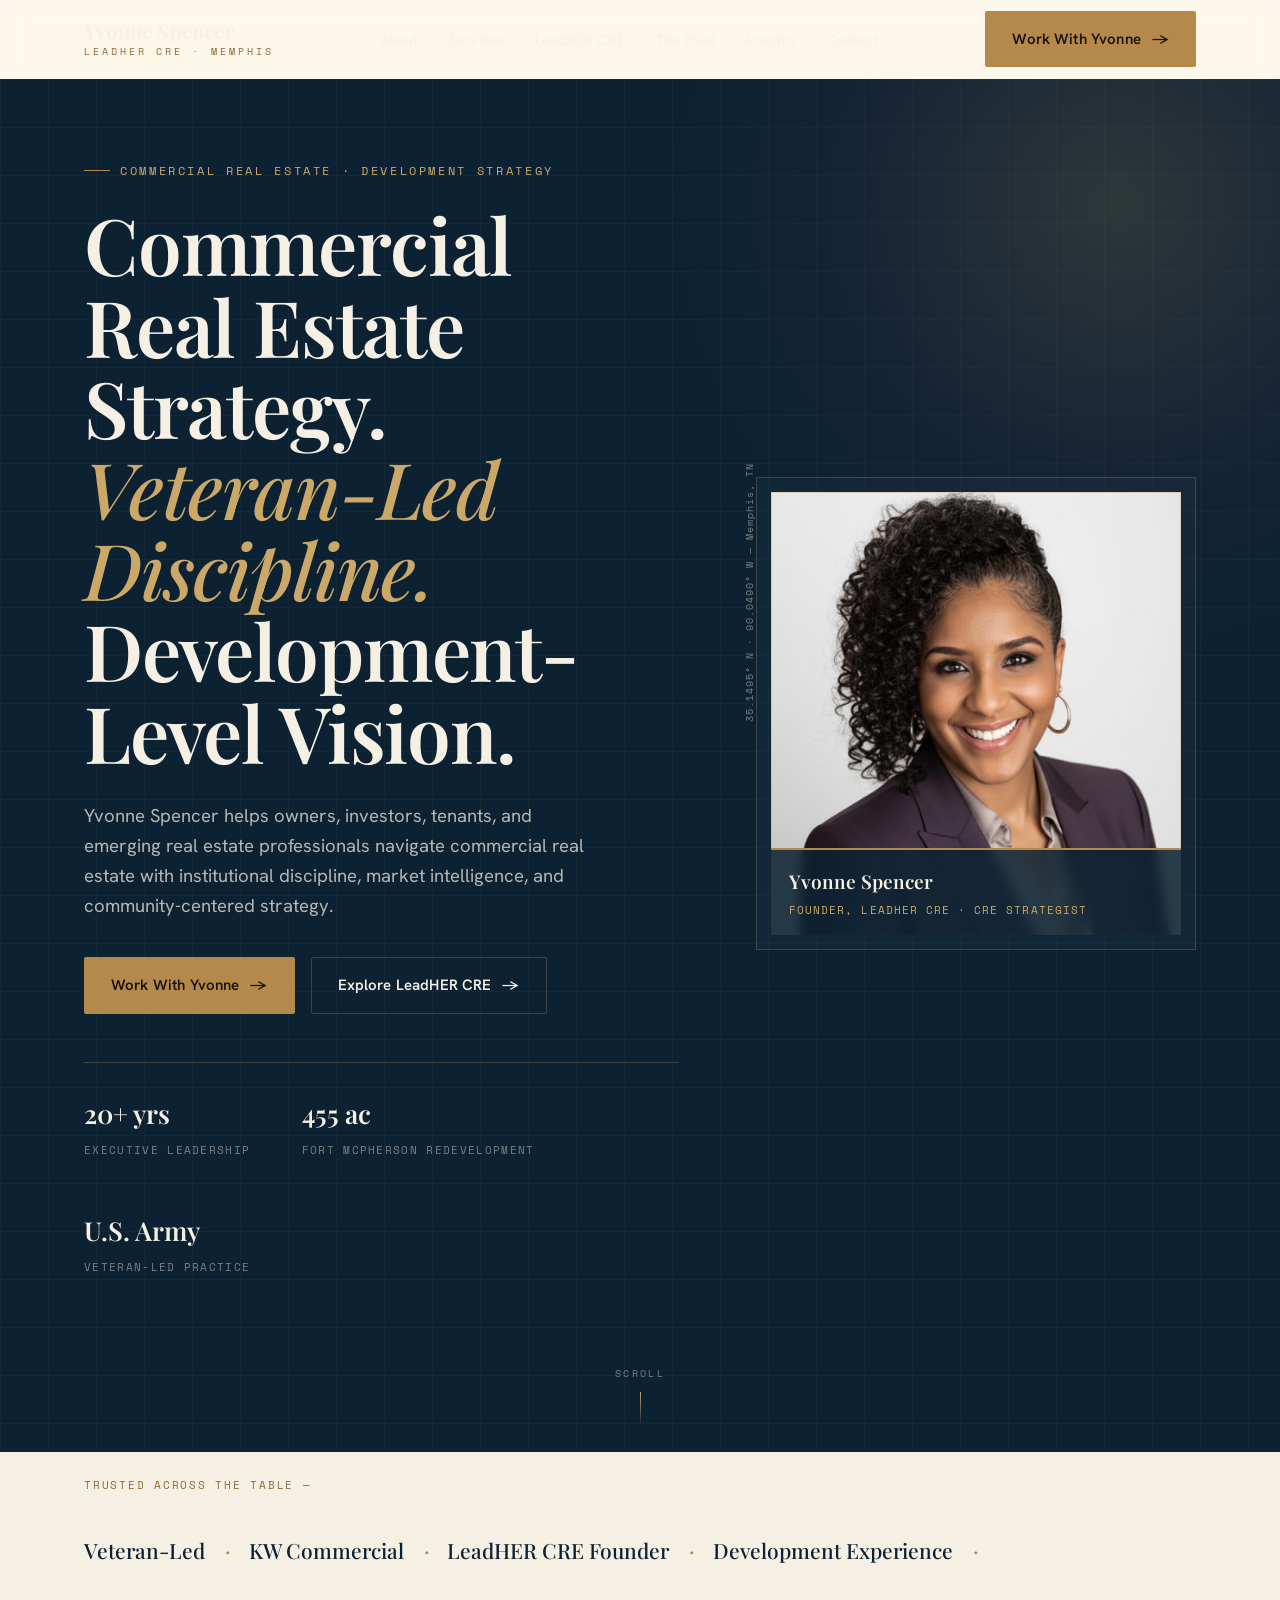
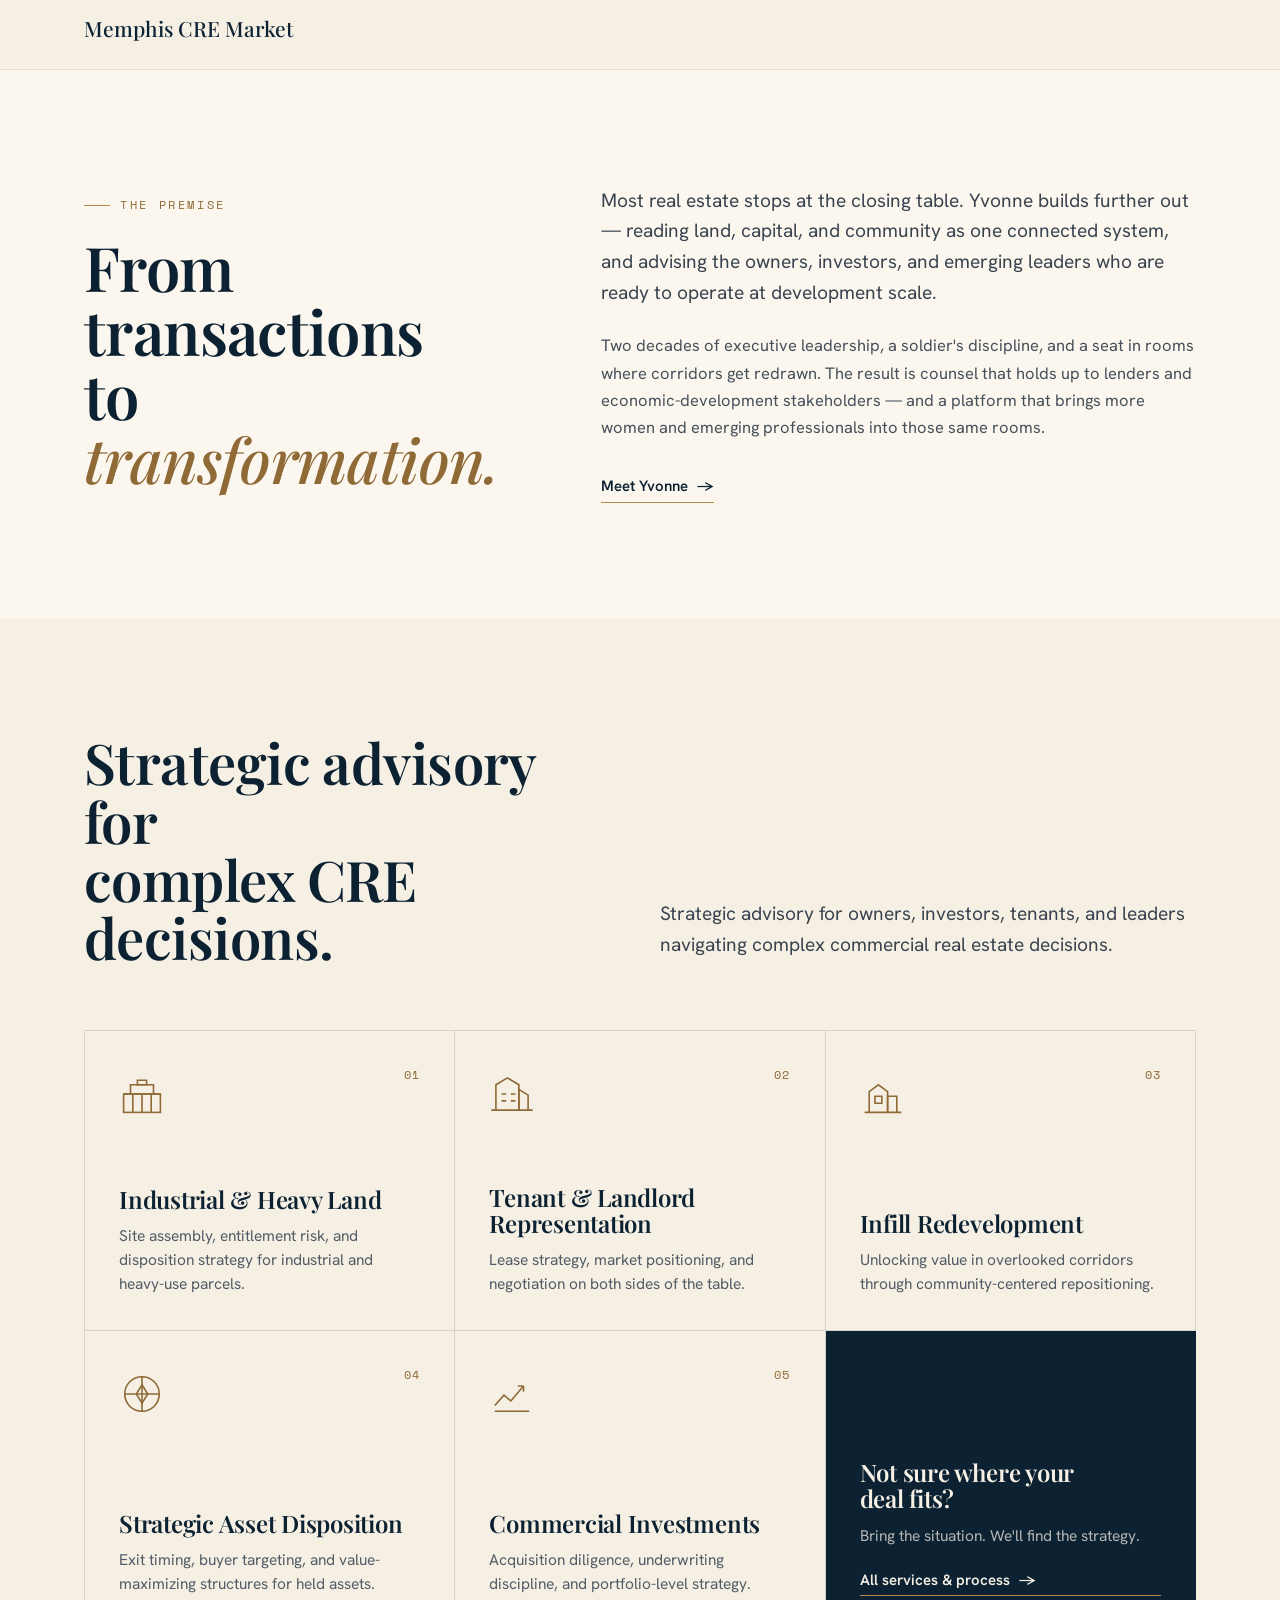
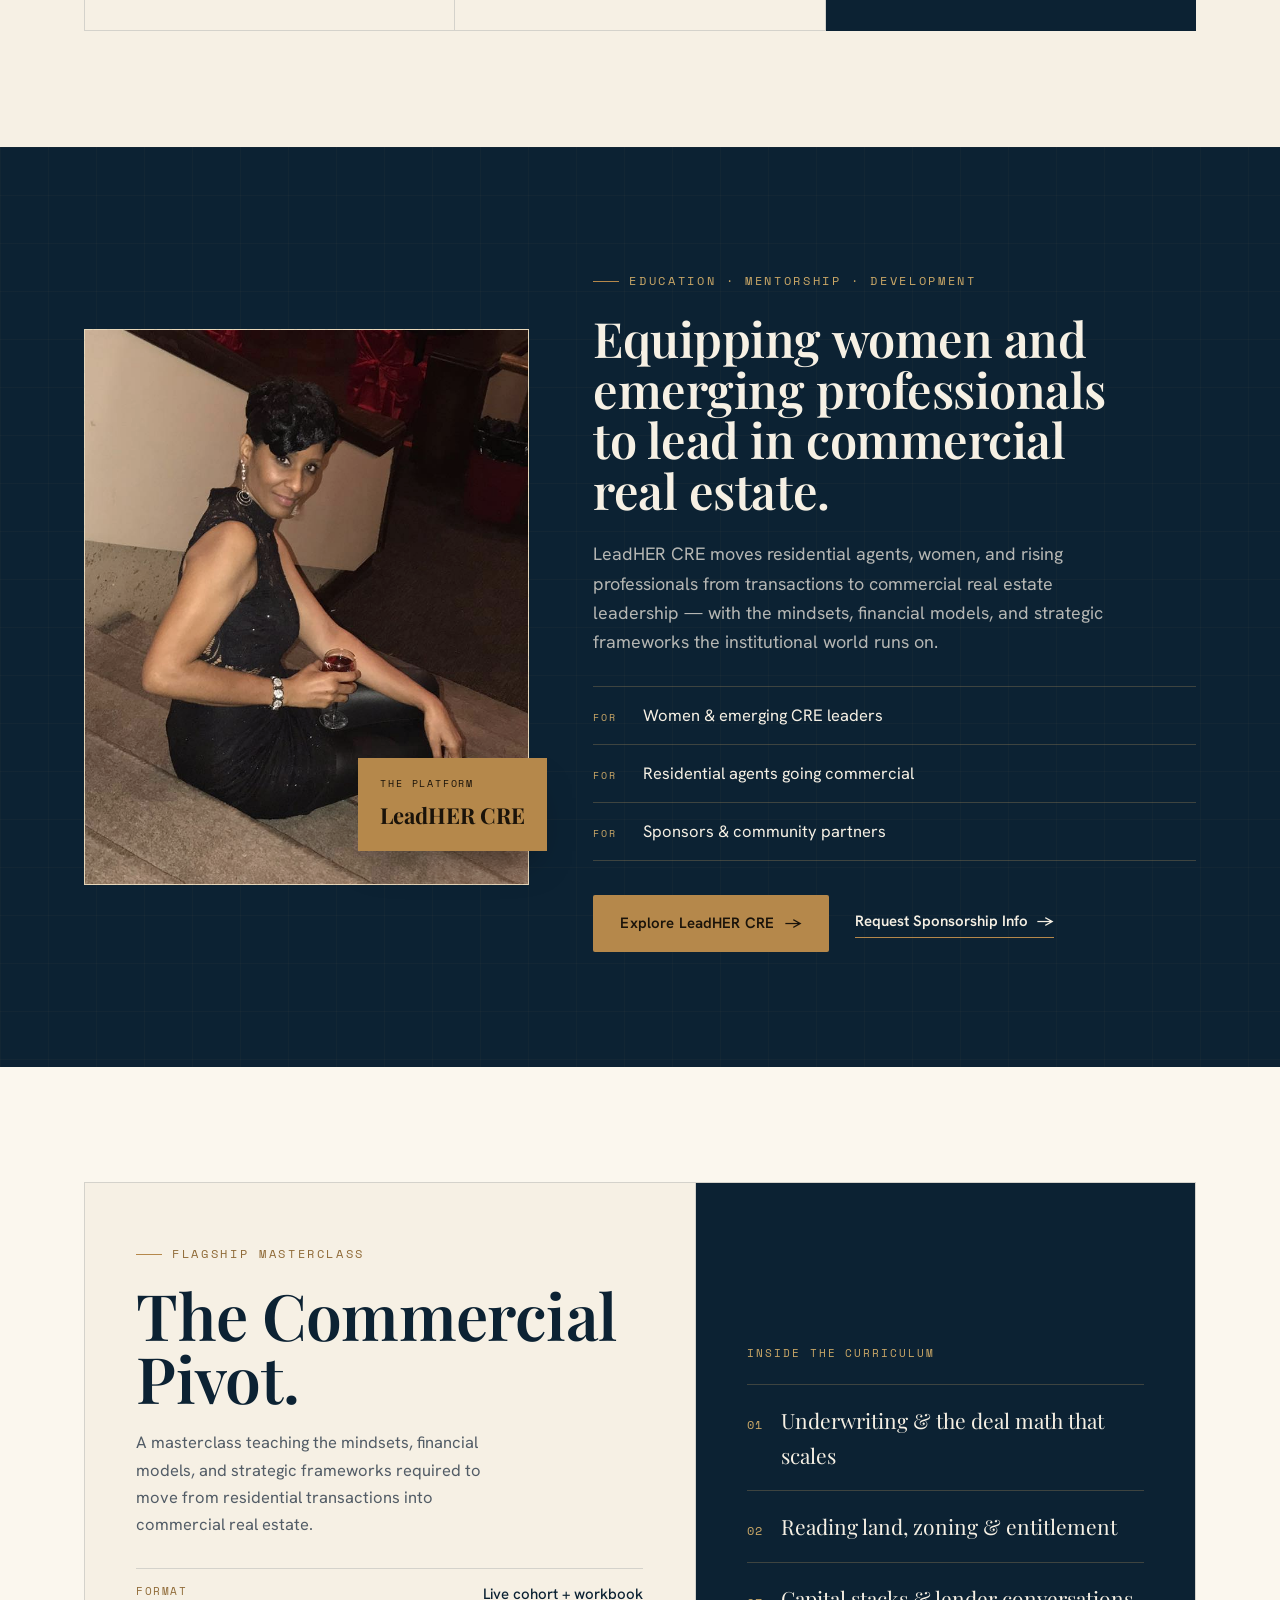
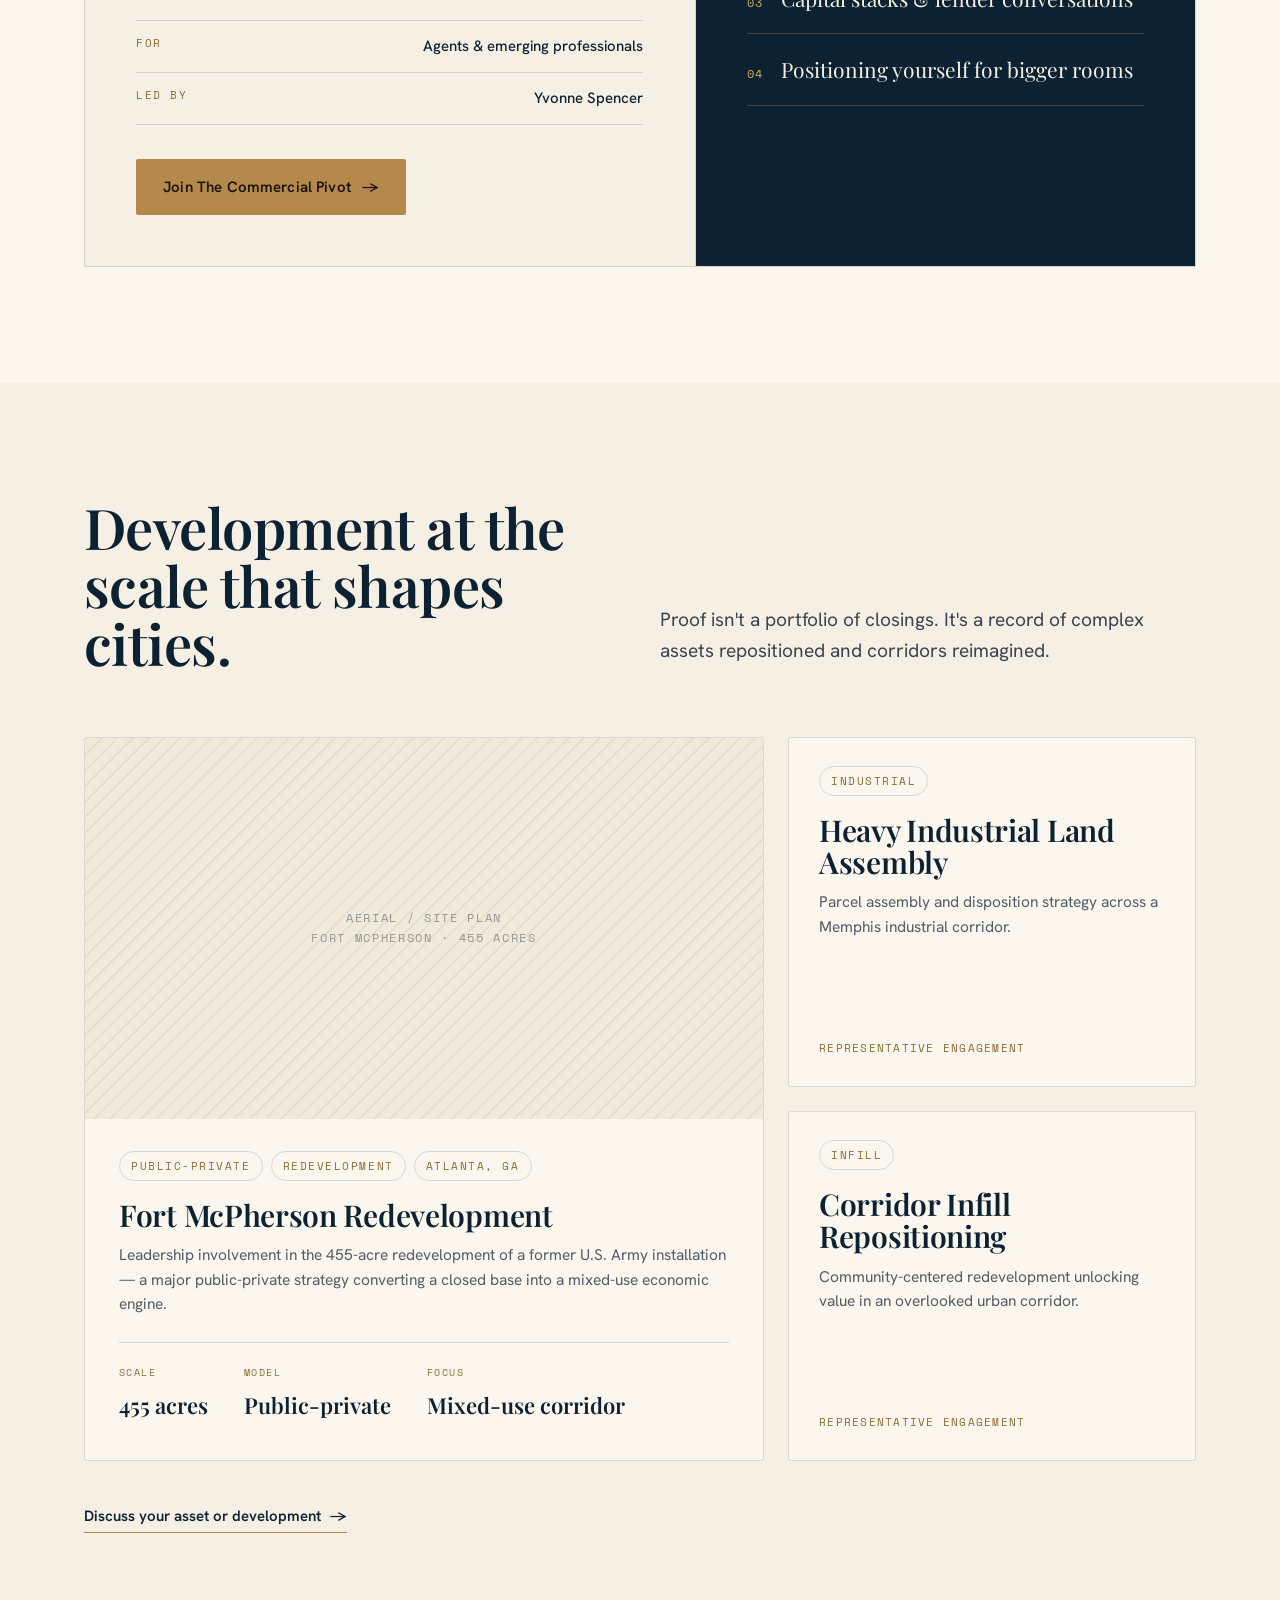
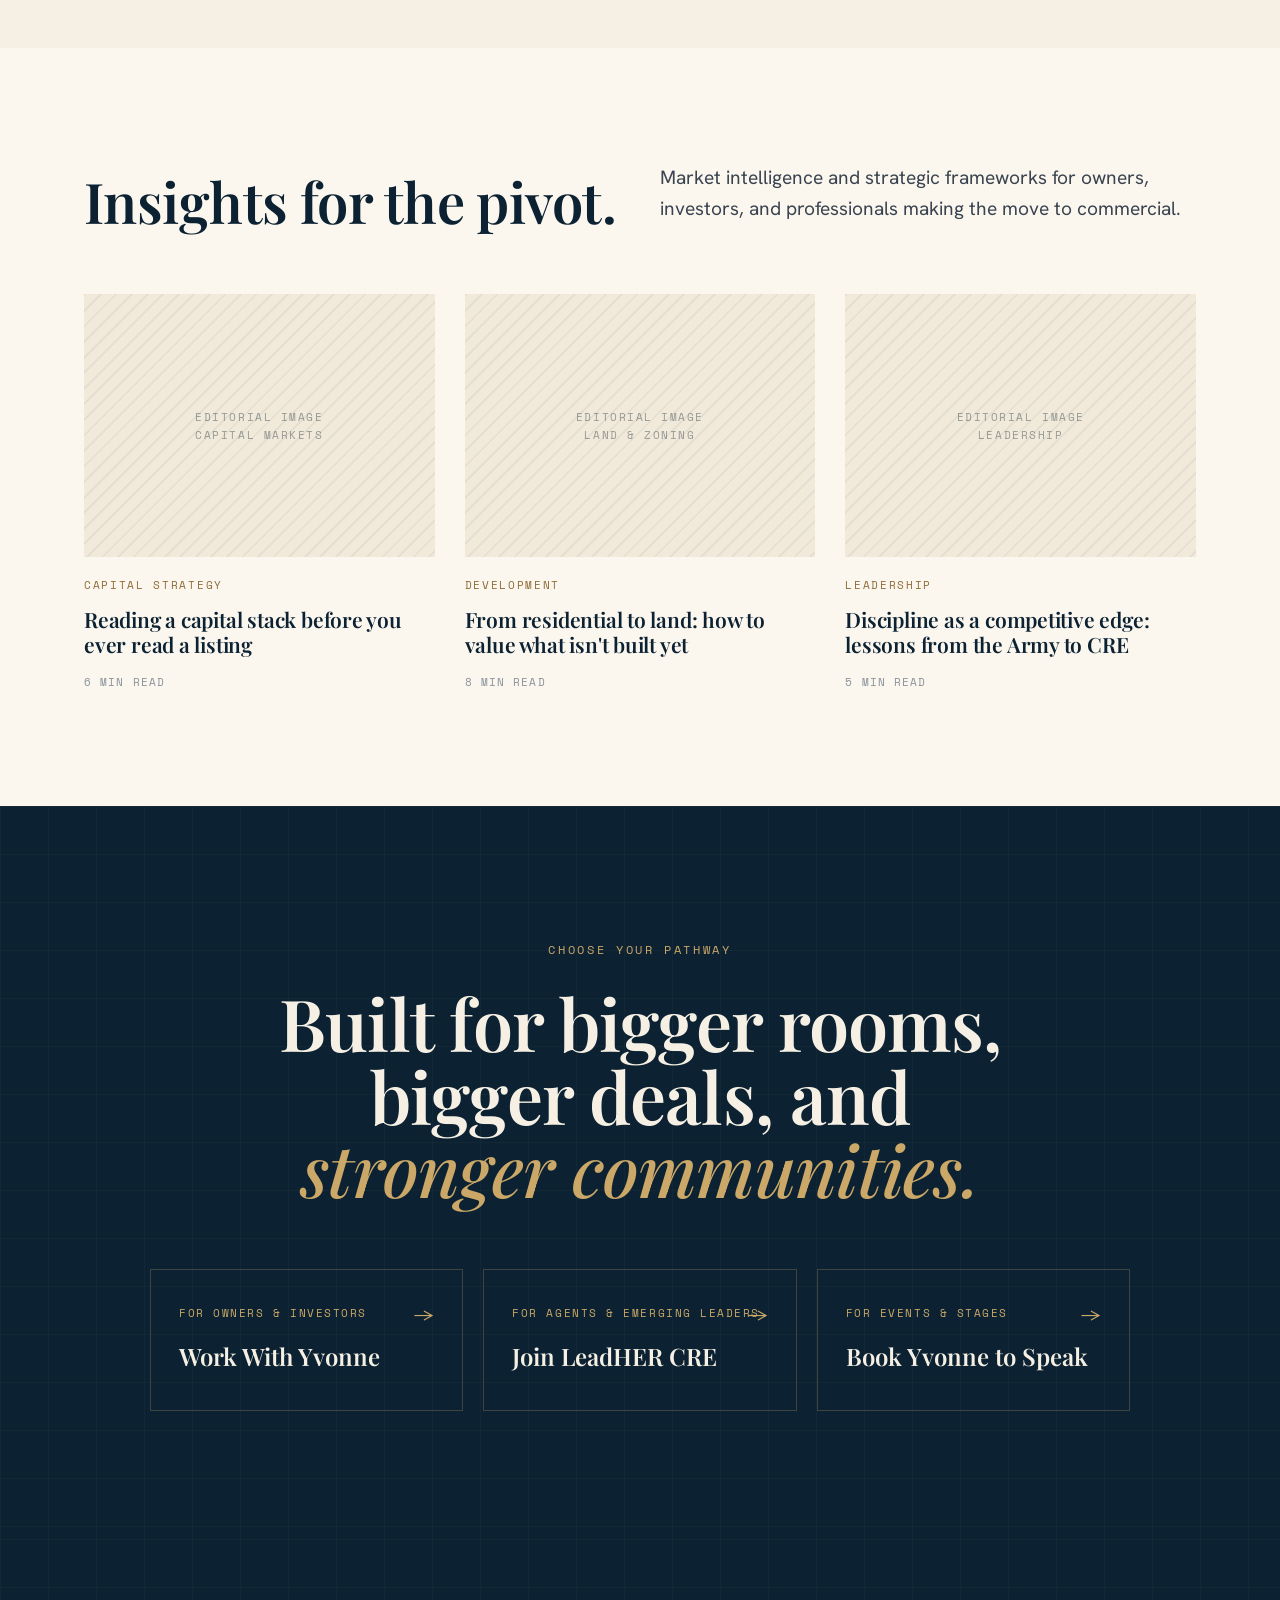
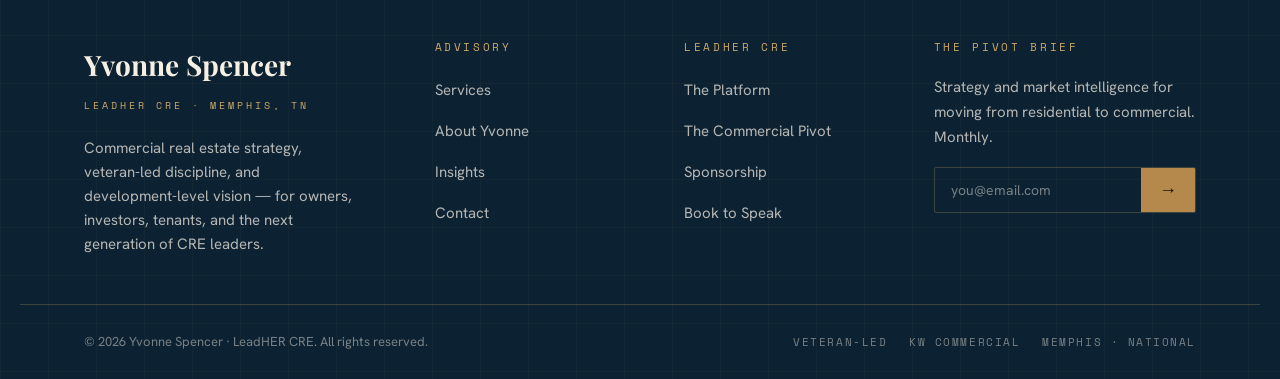
<file: project/index.html>
<!DOCTYPE html>
<html lang="en">
<head>
<meta charset="UTF-8">
<meta name="viewport" content="width=device-width, initial-scale=1.0">
<title>Yvonne Spencer · LeadHER CRE — Commercial Real Estate Strategy</title>
<meta name="description" content="Yvonne Spencer helps owners, investors, tenants, and emerging real estate professionals navigate commercial real estate with institutional discipline, market intelligence, and community-centered strategy.">
<script>document.documentElement.classList.add('js');</script>
<link rel="stylesheet" href="site.css">
<link rel="stylesheet" href="home.css">
</head>
<body>

<!-- ============ NAV ============ -->
<nav class="nav on-dark">
  <div class="nav-inner">
    <a class="brand" href="index.html" aria-label="Yvonne Spencer · LeadHER CRE">
      <span class="name">Yvonne&nbsp;Spencer</span>
      <span class="sub">LeadHER&nbsp;CRE · Memphis</span>
    </a>
    <ul class="nav-links">
      <li><a href="about.html">About</a></li>
      <li><a href="services.html">Services</a></li>
      <li><a href="leadher.html">LeadHER CRE</a></li>
      <li><a href="commercial-pivot.html">The Pivot</a></li>
      <li><a href="index.html#insights">Insights</a></li>
      <li><a href="contact.html">Contact</a></li>
    </ul>
    <div class="nav-cta">
      <a href="contact.html" class="btn btn-bronze">Work With Yvonne <span class="arrow">→</span></a>
    </div>
    <button class="nav-toggle" aria-label="Menu"><span></span><span></span><span></span></button>
  </div>
</nav>
<div class="mobile-menu">
  <a href="about.html">About</a>
  <a href="services.html">Services</a>
  <a href="leadher.html">LeadHER CRE</a>
  <a href="commercial-pivot.html">The Commercial Pivot</a>
  <a href="index.html#insights">Insights</a>
  <a href="contact.html">Contact</a>
  <a href="contact.html" class="btn btn-bronze">Work With Yvonne →</a>
</div>

<!-- ============ HERO ============ -->
<header class="hero" id="top">
  <div class="hero-bg blueprint"></div>
  <div class="hero-glow"></div>
  <div class="hero-inner wrap">
    <div class="hero-copy">
      <p class="eyebrow on-dark reveal">Commercial Real Estate · Development Strategy</p>
      <h1 class="reveal" data-d="1">Commercial Real Estate Strategy.<br><span class="amber">Veteran-Led Discipline.</span><br>Development-Level Vision.</h1>
      <p class="hero-sub reveal" data-d="2">Yvonne Spencer helps owners, investors, tenants, and emerging real estate
        professionals navigate commercial real estate with institutional discipline,
        market intelligence, and community-centered strategy.</p>
      <div class="hero-cta reveal" data-d="3">
        <a href="contact.html" class="btn btn-bronze">Work With Yvonne <span class="arrow">→</span></a>
        <a href="leadher.html" class="btn btn-ghost on-dark">Explore LeadHER CRE <span class="arrow">→</span></a>
      </div>
      <ul class="hero-micro reveal" data-d="4">
        <li><strong>20+ yrs</strong><span>Executive leadership</span></li>
        <li><strong>455 ac</strong><span>Fort McPherson redevelopment</span></li>
        <li><strong>U.S. Army</strong><span>Veteran-led practice</span></li>
      </ul>
    </div>
    <div class="hero-portrait reveal" data-d="2">
      <div class="portrait-frame">
        <img src="assets/yvonne-portrait.jpg" alt="Yvonne Spencer, commercial real estate strategist and Founder of LeadHER CRE">
        <div class="portrait-tag">
          <span class="pt-name">Yvonne Spencer</span>
          <span class="pt-role">Founder, LeadHER CRE · CRE Strategist</span>
        </div>
      </div>
      <div class="portrait-coord">35.1495° N · 90.0490° W — Memphis, TN</div>
    </div>
  </div>
  <a href="#proof" class="hero-scroll" aria-label="Scroll">Scroll<span></span></a>
</header>

<!-- ============ PROOF STRIP ============ -->
<section class="proof" id="proof">
  <div class="wrap proof-inner">
    <span class="proof-lead">Trusted across the table —</span>
    <ul class="proof-list">
      <li>Veteran-Led</li>
      <li>KW Commercial</li>
      <li>LeadHER CRE Founder</li>
      <li>Development Experience</li>
      <li>Memphis CRE Market</li>
    </ul>
  </div>
</section>

<!-- ============ POSITIONING ============ -->
<section class="section positioning">
  <div class="wrap pos-grid">
    <div class="pos-left reveal">
      <p class="eyebrow">The Premise</p>
      <h2>From transactions<br>to <span class="serif-i">transformation.</span></h2>
    </div>
    <div class="pos-right reveal" data-d="1">
      <p class="lede">Most real estate stops at the closing table. Yvonne builds further out — reading
        land, capital, and community as one connected system, and advising the owners,
        investors, and emerging leaders who are ready to operate at development scale.</p>
      <p class="pos-body">Two decades of executive leadership, a soldier's discipline, and a seat in
        rooms where corridors get redrawn. The result is counsel that holds up to lenders and
        economic-development stakeholders — and a platform that brings more women and emerging
        professionals into those same rooms.</p>
      <a href="about.html" class="txtlink">Meet Yvonne <span class="arrow">→</span></a>
    </div>
  </div>
</section>

<!-- ============ SERVICES ============ -->
<section class="section services blueprint-fine" id="services">
  <div class="wrap">
    <div class="head-block reveal">
      <h2>Strategic advisory for<br>complex CRE decisions.</h2>
      <div class="h2-aside">
        <p class="lede">Strategic advisory for owners, investors, tenants, and leaders navigating
          complex commercial real estate decisions.</p>
      </div>
    </div>
    <div class="svc-grid">
      <a href="services.html" class="svc-card card reveal">
        <span class="idx">01</span>
        <div class="svc-icon">
          <svg viewBox="0 0 40 40" fill="none" stroke="currentColor" stroke-width="1.4"><rect x="4" y="20" width="32" height="16"/><path d="M4 20h32M12 20v16M20 20v16M28 20v16M10 12h20v8H10z"/><path d="M16 8h8v4h-8z"/></svg>
        </div>
        <h3>Industrial &amp; Heavy Land</h3>
        <p>Site assembly, entitlement risk, and disposition strategy for industrial and heavy-use parcels.</p>
        <span class="svc-go">→</span>
      </a>
      <a href="services.html" class="svc-card card reveal" data-d="1">
        <span class="idx">02</span>
        <div class="svc-icon">
          <svg viewBox="0 0 40 40" fill="none" stroke="currentColor" stroke-width="1.4"><path d="M6 34V12l10-6 10 6v22"/><path d="M26 34V16l8 5v13"/><path d="M2 34h36"/><path d="M11 20h4M11 26h4M19 20h4M19 26h4"/></svg>
        </div>
        <h3>Tenant &amp; Landlord Representation</h3>
        <p>Lease strategy, market positioning, and negotiation on both sides of the table.</p>
        <span class="svc-go">→</span>
      </a>
      <a href="services.html" class="svc-card card reveal" data-d="2">
        <span class="idx">03</span>
        <div class="svc-icon">
          <svg viewBox="0 0 40 40" fill="none" stroke="currentColor" stroke-width="1.4"><path d="M4 36h32"/><path d="M8 36V18l8-6 8 6v18"/><path d="M24 36V22h8v14"/><path d="M13 22h6v6h-6z"/><path d="M28 27h0.01"/></svg>
        </div>
        <h3>Infill Redevelopment</h3>
        <p>Unlocking value in overlooked corridors through community-centered repositioning.</p>
        <span class="svc-go">→</span>
      </a>
      <a href="services.html" class="svc-card card reveal" data-d="3">
        <span class="idx">04</span>
        <div class="svc-icon">
          <svg viewBox="0 0 40 40" fill="none" stroke="currentColor" stroke-width="1.4"><circle cx="20" cy="20" r="15"/><path d="M20 5v30M5 20h30"/><path d="M20 12l5 8-5 8-5-8z"/></svg>
        </div>
        <h3>Strategic Asset Disposition</h3>
        <p>Exit timing, buyer targeting, and value-maximizing structures for held assets.</p>
        <span class="svc-go">→</span>
      </a>
      <a href="services.html" class="svc-card card reveal" data-d="4">
        <span class="idx">05</span>
        <div class="svc-icon">
          <svg viewBox="0 0 40 40" fill="none" stroke="currentColor" stroke-width="1.4"><path d="M5 30l8-9 6 5 11-13"/><path d="M30 13h-5M30 13v5"/><path d="M5 35h30"/></svg>
        </div>
        <h3>Commercial Investments</h3>
        <p>Acquisition diligence, underwriting discipline, and portfolio-level strategy.</p>
        <span class="svc-go">→</span>
      </a>
      <a href="services.html" class="svc-card card svc-card--cta reveal">
        <h3>Not sure where your<br>deal fits?</h3>
        <p>Bring the situation. We'll find the strategy.</p>
        <span class="txtlink on-dark">All services &amp; process <span class="arrow">→</span></span>
      </a>
    </div>
  </div>
</section>

<!-- ============ LEADHER CRE FEATURE ============ -->
<section class="section leadher-feature">
  <div class="lh-bg blueprint"></div>
  <div class="wrap lh-grid">
    <div class="lh-media reveal">
      <div class="imgph lh-img">
        <img class="img-cover" src="assets/yvonne-candid.jpg" alt="Yvonne Spencer, founder of LeadHER CRE">
      </div>
      <div class="lh-badge">
        <span class="lh-badge-k">The Platform</span>
        <span class="lh-badge-v">LeadHER CRE</span>
      </div>
    </div>
    <div class="lh-copy reveal" data-d="1">
      <p class="eyebrow on-dark">Education · Mentorship · Development</p>
      <h2>Equipping women and emerging professionals to lead in commercial real estate.</h2>
      <p class="lh-lede">LeadHER CRE moves residential agents, women, and rising professionals from
        transactions to commercial real estate leadership — with the mindsets, financial
        models, and strategic frameworks the institutional world runs on.</p>
      <ul class="lh-points">
        <li><span>For</span> Women &amp; emerging CRE leaders</li>
        <li><span>For</span> Residential agents going commercial</li>
        <li><span>For</span> Sponsors &amp; community partners</li>
      </ul>
      <div class="lh-cta">
        <a href="leadher.html" class="btn btn-bronze">Explore LeadHER CRE <span class="arrow">→</span></a>
        <a href="contact.html" class="txtlink on-dark">Request Sponsorship Info <span class="arrow">→</span></a>
      </div>
    </div>
  </div>
</section>

<!-- ============ FEATURED EVENT — THE COMMERCIAL PIVOT ============ -->
<section class="section event-section">
  <div class="wrap">
    <div class="event-card reveal">
      <div class="event-left">
        <p class="eyebrow">Flagship Masterclass</p>
        <h2>The Commercial<br>Pivot.</h2>
        <p class="event-desc">A masterclass teaching the mindsets, financial models, and strategic
          frameworks required to move from residential transactions into commercial real estate.</p>
        <ul class="event-meta">
          <li><span class="k">Format</span><span class="v">Live cohort + workbook</span></li>
          <li><span class="k">For</span><span class="v">Agents &amp; emerging professionals</span></li>
          <li><span class="k">Led by</span><span class="v">Yvonne Spencer</span></li>
        </ul>
        <a href="commercial-pivot.html" class="btn btn-bronze">Join The Commercial Pivot <span class="arrow">→</span></a>
      </div>
      <div class="event-right">
        <div class="event-modules">
          <span class="em-label">Inside the curriculum</span>
          <div class="em-row"><span class="em-n">01</span> Underwriting &amp; the deal math that scales</div>
          <div class="em-row"><span class="em-n">02</span> Reading land, zoning &amp; entitlement</div>
          <div class="em-row"><span class="em-n">03</span> Capital stacks &amp; lender conversations</div>
          <div class="em-row"><span class="em-n">04</span> Positioning yourself for bigger rooms</div>
        </div>
      </div>
    </div>
  </div>
</section>

<!-- ============ CASE STUDY / DEVELOPMENT EXPERIENCE ============ -->
<section class="section case-section blueprint-fine">
  <div class="wrap">
    <div class="head-block reveal">
      <h2>Development at the<br>scale that shapes cities.</h2>
      <div class="h2-aside"><p class="lede">Proof isn't a portfolio of closings. It's a record of complex
        assets repositioned and corridors reimagined.</p></div>
    </div>
    <div class="case-grid">
      <article class="case-card case-feature card reveal">
        <div class="imgph case-img"><span class="lbl">Aerial / site plan<br>Fort McPherson · 455 acres</span></div>
        <div class="case-body">
          <div class="case-tags"><span class="tag">Public-Private</span><span class="tag">Redevelopment</span><span class="tag">Atlanta, GA</span></div>
          <h3>Fort McPherson Redevelopment</h3>
          <p>Leadership involvement in the 455-acre redevelopment of a former U.S. Army installation —
            a major public-private strategy converting a closed base into a mixed-use economic engine.</p>
          <dl class="case-stats">
            <div><dt>Scale</dt><dd>455 acres</dd></div>
            <div><dt>Model</dt><dd>Public-private</dd></div>
            <div><dt>Focus</dt><dd>Mixed-use corridor</dd></div>
          </dl>
        </div>
      </article>
      <div class="case-side">
        <article class="case-card card reveal" data-d="1">
          <div class="case-tags"><span class="tag">Industrial</span></div>
          <h3>Heavy Industrial Land Assembly</h3>
          <p>Parcel assembly and disposition strategy across a Memphis industrial corridor.</p>
          <span class="case-note">Representative engagement</span>
        </article>
        <article class="case-card card reveal" data-d="2">
          <div class="case-tags"><span class="tag">Infill</span></div>
          <h3>Corridor Infill Repositioning</h3>
          <p>Community-centered redevelopment unlocking value in an overlooked urban corridor.</p>
          <span class="case-note">Representative engagement</span>
        </article>
      </div>
    </div>
    <div class="case-foot reveal"><a href="contact.html" class="txtlink">Discuss your asset or development <span class="arrow">→</span></a></div>
  </div>
</section>

<!-- ============ INSIGHTS ============ -->
<section class="section insights" id="insights">
  <div class="wrap">
    <div class="head-block reveal">
      <h2>Insights for the pivot.</h2>
      <div class="h2-aside"><p class="lede">Market intelligence and strategic frameworks for owners,
        investors, and professionals making the move to commercial.</p></div>
    </div>
    <div class="ins-grid">
      <a href="index.html#insights" class="ins-card reveal">
        <div class="imgph ins-img"><span class="lbl">Editorial image<br>Capital markets</span></div>
        <span class="ins-cat">Capital Strategy</span>
        <h3>Reading a capital stack before you ever read a listing</h3>
        <span class="ins-meta">6 min read</span>
      </a>
      <a href="index.html#insights" class="ins-card reveal" data-d="1">
        <div class="imgph ins-img"><span class="lbl">Editorial image<br>Land &amp; zoning</span></div>
        <span class="ins-cat">Development</span>
        <h3>From residential to land: how to value what isn't built yet</h3>
        <span class="ins-meta">8 min read</span>
      </a>
      <a href="index.html#insights" class="ins-card reveal" data-d="2">
        <div class="imgph ins-img"><span class="lbl">Editorial image<br>Leadership</span></div>
        <span class="ins-cat">Leadership</span>
        <h3>Discipline as a competitive edge: lessons from the Army to CRE</h3>
        <span class="ins-meta">5 min read</span>
      </a>
    </div>
  </div>
</section>

<!-- ============ CLOSING CTA ============ -->
<section class="closing">
  <div class="closing-bg blueprint"></div>
  <div class="wrap closing-inner">
    <p class="eyebrow on-dark center reveal">Choose your pathway</p>
    <h2 class="reveal" data-d="1">Built for bigger rooms,<br>bigger deals, and<br><span class="amber">stronger communities.</span></h2>
    <div class="path-grid reveal" data-d="2">
      <a href="contact.html" class="path-card">
        <span class="path-n">For owners &amp; investors</span>
        <span class="path-t">Work With Yvonne</span>
        <span class="path-go">→</span>
      </a>
      <a href="leadher.html" class="path-card">
        <span class="path-n">For agents &amp; emerging leaders</span>
        <span class="path-t">Join LeadHER CRE</span>
        <span class="path-go">→</span>
      </a>
      <a href="contact.html" class="path-card">
        <span class="path-n">For events &amp; stages</span>
        <span class="path-t">Book Yvonne to Speak</span>
        <span class="path-go">→</span>
      </a>
    </div>
  </div>
</section>

<!-- ============ FOOTER ============ -->
<footer class="footer">
  <div class="blueprint-overlay blueprint"></div>
  <div class="footer-inner">
    <div class="footer-grid">
      <div class="f-brand">
        <div class="name">Yvonne Spencer</div>
        <div class="sub">LeadHER CRE · Memphis, TN</div>
        <p>Commercial real estate strategy, veteran-led discipline, and development-level vision —
          for owners, investors, tenants, and the next generation of CRE leaders.</p>
      </div>
      <div>
        <h4>Advisory</h4>
        <ul>
          <li><a href="services.html">Services</a></li>
          <li><a href="about.html">About Yvonne</a></li>
          <li><a href="index.html#insights">Insights</a></li>
          <li><a href="contact.html">Contact</a></li>
        </ul>
      </div>
      <div>
        <h4>LeadHER CRE</h4>
        <ul>
          <li><a href="leadher.html">The Platform</a></li>
          <li><a href="commercial-pivot.html">The Commercial Pivot</a></li>
          <li><a href="contact.html">Sponsorship</a></li>
          <li><a href="contact.html">Book to Speak</a></li>
        </ul>
      </div>
      <div class="newsletter">
        <h4>The Pivot Brief</h4>
        <p>Strategy and market intelligence for moving from residential to commercial. Monthly.</p>
        <form class="news-form" onsubmit="return false">
          <input type="email" placeholder="you@email.com" aria-label="Email">
          <button type="submit" aria-label="Subscribe">→</button>
        </form>
      </div>
    </div>
  </div>
  <div class="footer-bottom">
    <p>© <span data-year>2026</span> Yvonne Spencer · LeadHER CRE. All rights reserved.</p>
    <div class="badges">
      <span>Veteran-Led</span>
      <span>KW Commercial</span>
      <span>Memphis · National</span>
    </div>
  </div>
</footer>

<script src="site.js"></script>
</body>
</html>
</file>
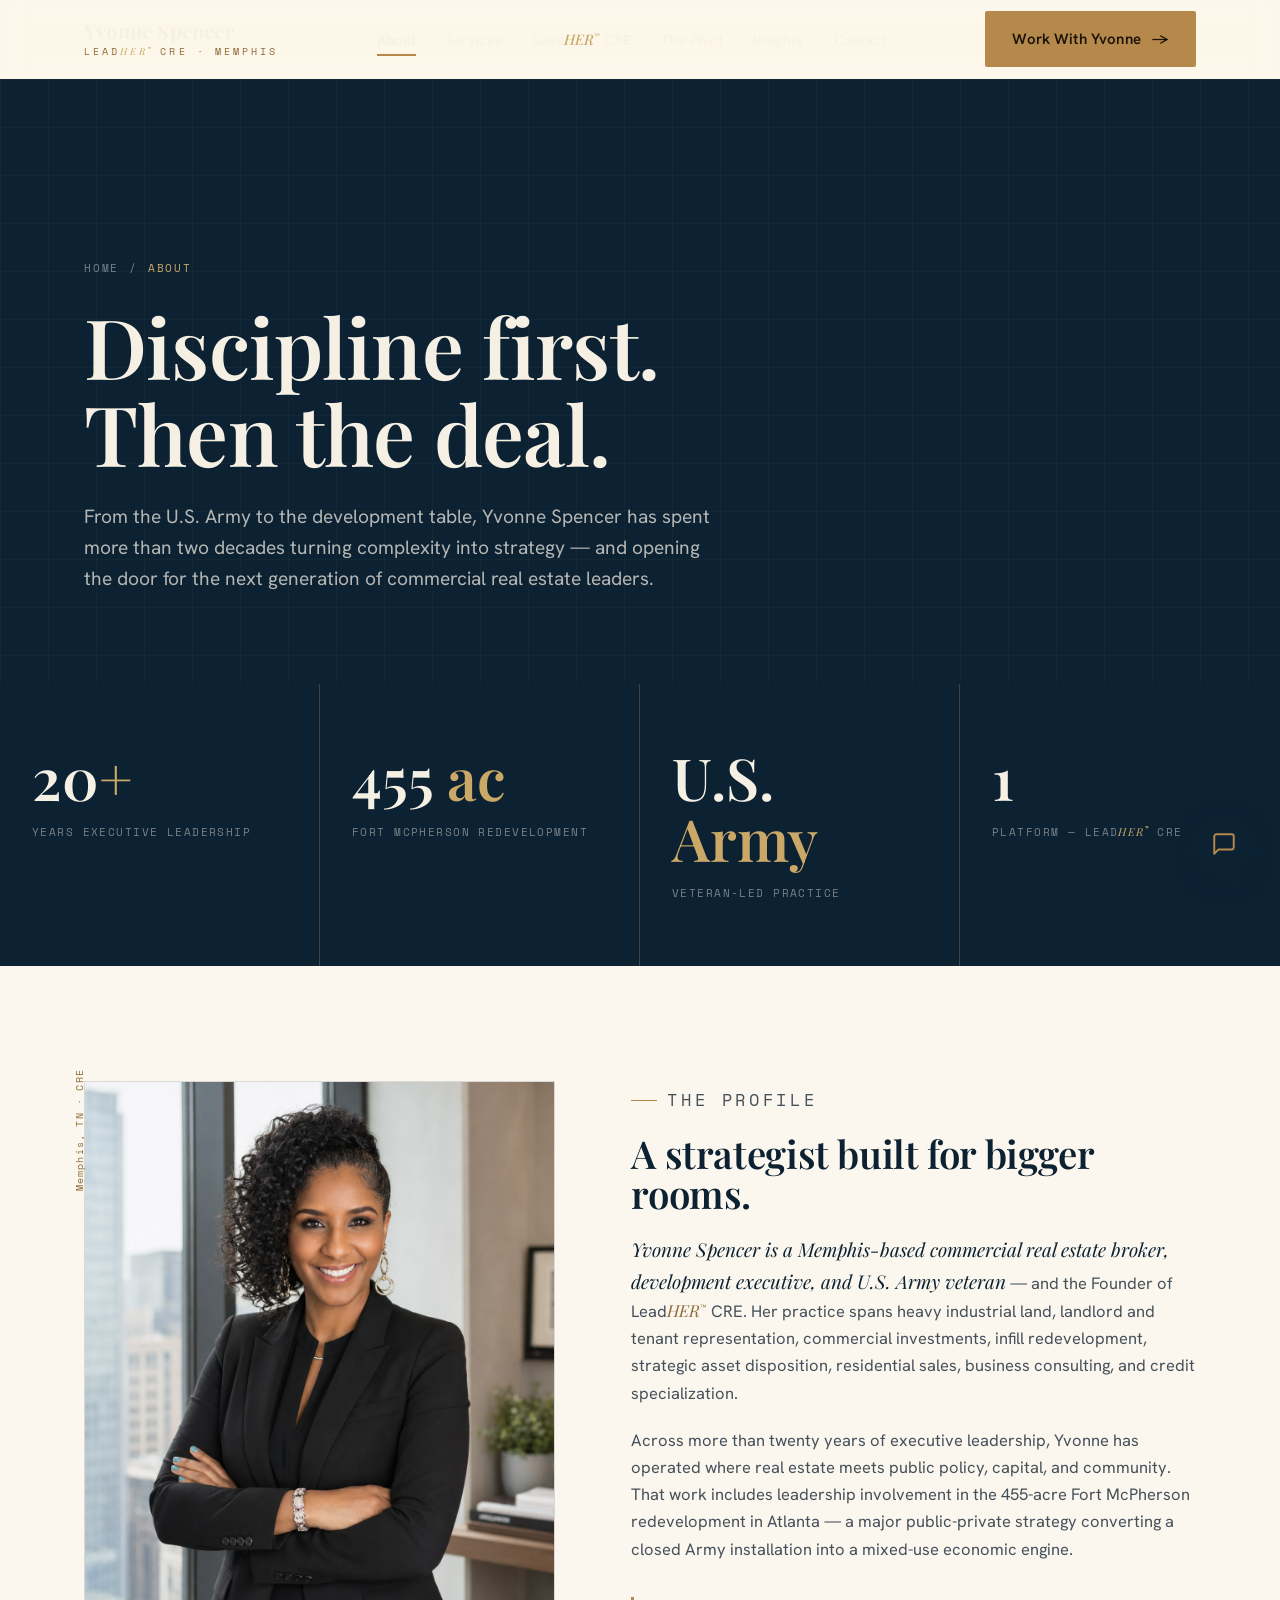
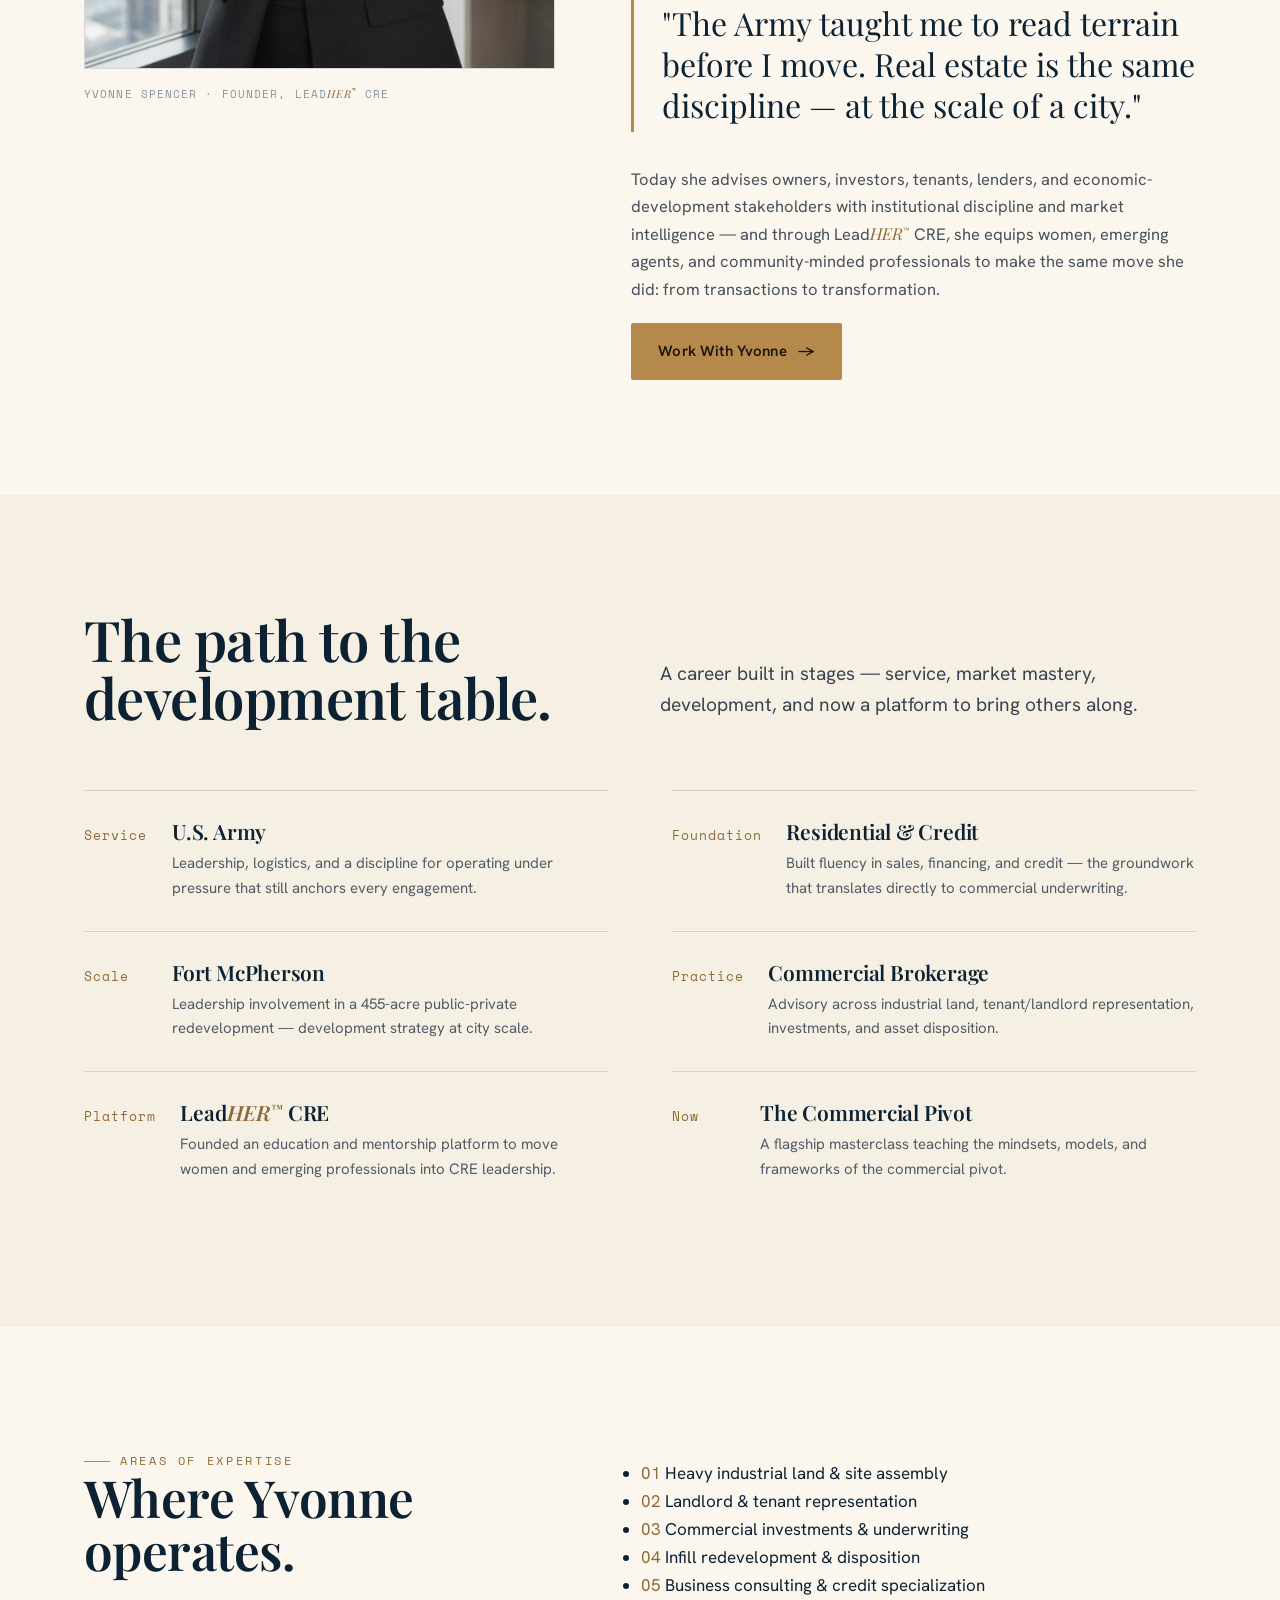
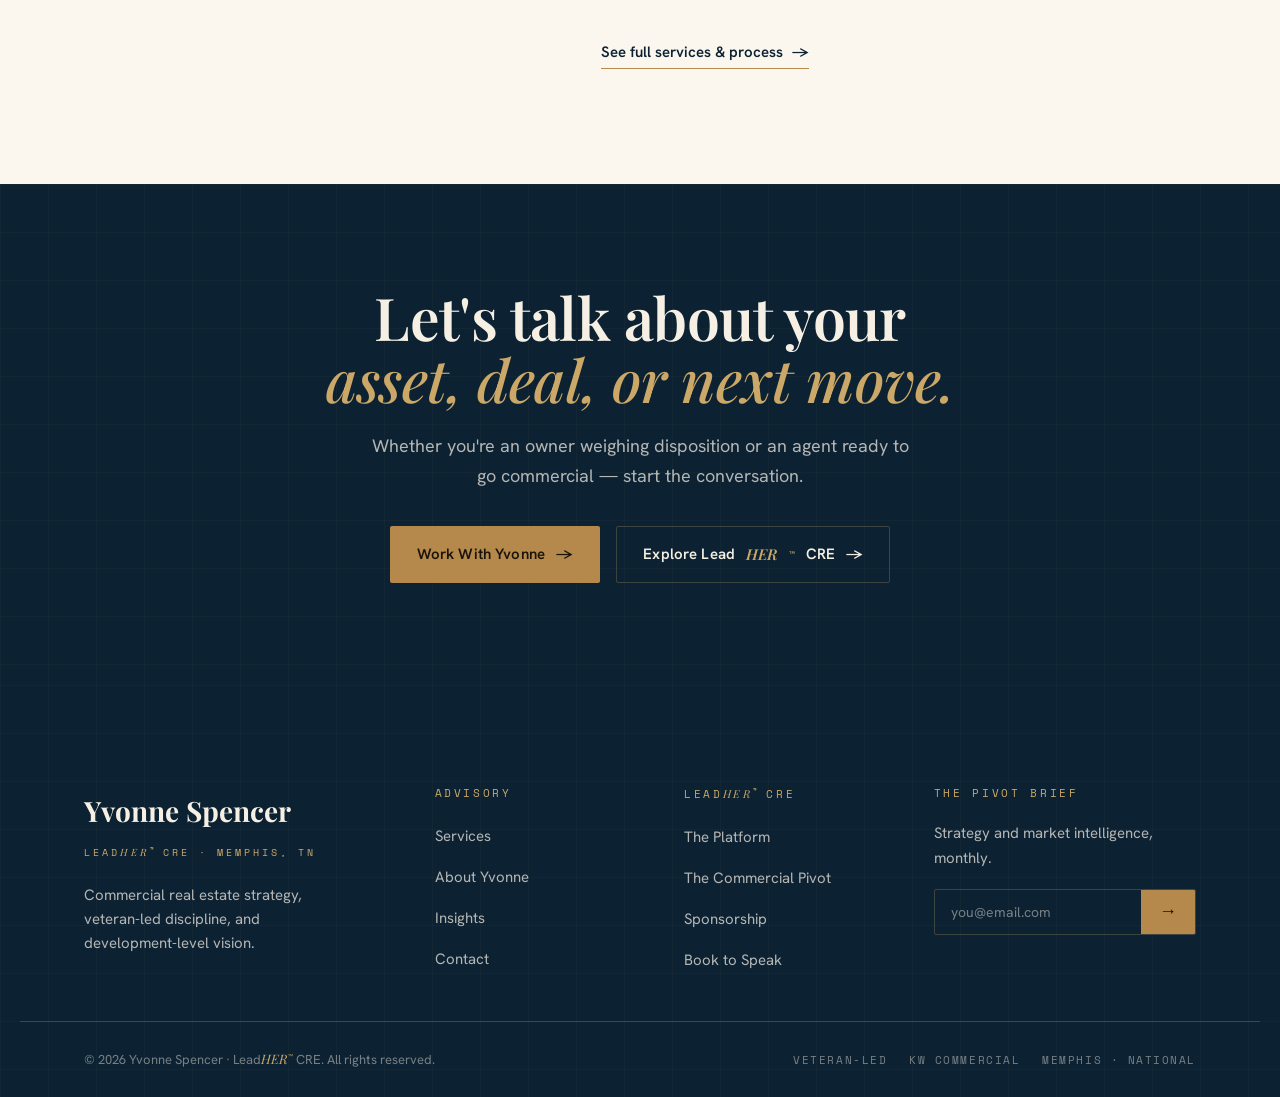
<file: about.html>
<!DOCTYPE html>
<html lang="en">
<head>
<meta charset="UTF-8">
<meta name="viewport" content="width=device-width, initial-scale=1.0">
<link rel="icon" type="image/svg+xml" href="favicon.svg">
<link rel="apple-touch-icon" href="favicon.svg">
<title>About Yvonne Spencer · CRE Strategist & Development Executive</title>
<meta name="description" content="U.S. Army veteran, commercial real estate strategist, development executive, and Founder of LeadHER CRE. More than 20 years of executive leadership.">
<script>document.documentElement.classList.add('js');</script>
<link rel="stylesheet" href="site.css">
<link rel="stylesheet" href="interior.css">
</head>
<body>

<nav class="nav on-dark">
  <div class="nav-inner">
    <a class="brand" href="index.html"><span class="name">Yvonne&nbsp;Spencer</span><span class="sub">Lead<span class="her">HER</span><sup class="tm">™</sup>&nbsp;CRE · Memphis</span></a>
    <ul class="nav-links">
      <li><a href="about.html" class="active">About</a></li>
      <li><a href="services.html">Services</a></li>
      <li><a href="leadher.html">Lead<span class="her">HER</span><sup class="tm">™</sup> CRE</a></li>
      <li><a href="commercial-pivot.html">The Pivot</a></li>
      <li><a href="index.html#insights">Insights</a></li>
      <li><a href="contact.html">Contact</a></li>
    </ul>
    <div class="nav-cta"><a href="contact.html" class="btn btn-bronze">Work With Yvonne <span class="arrow">→</span></a></div>
    <button class="nav-toggle" aria-label="Menu"><span></span><span></span><span></span></button>
  </div>
</nav>
<div class="mobile-menu">
  <a href="about.html">About</a><a href="services.html">Services</a><a href="leadher.html">Lead<span class="her">HER</span><sup class="tm">™</sup> CRE</a>
  <a href="commercial-pivot.html">The Commercial Pivot</a><a href="index.html#insights">Insights</a><a href="contact.html">Contact</a>
  <a href="contact.html" class="btn btn-bronze">Work With Yvonne →</a>
</div>

<!-- PAGE HERO -->
<header class="page-hero">
  <div class="bp blueprint"></div>
  <div class="inner">
    <div class="crumb reveal"><a href="index.html">Home</a><span>/</span>About</div>
    <h1 class="reveal" data-d="1">Discipline first.<br>Then the deal.</h1>
    <p class="sub reveal" data-d="2">From the U.S. Army to the development table, Yvonne Spencer has spent more than
      two decades turning complexity into strategy — and opening the door for the next generation of
      commercial real estate leaders.</p>
  </div>
</header>

<!-- STAT BAND -->
<section class="statband">
  <div class="row">
    <div class="stat reveal"><span class="num">20<span class="amber">+</span></span><span class="cap">Years executive leadership</span></div>
    <div class="stat reveal" data-d="1"><span class="num">455<span class="amber"> ac</span></span><span class="cap">Fort McPherson redevelopment</span></div>
    <div class="stat reveal" data-d="2"><span class="num">U.S.<span class="amber"> Army</span></span><span class="cap">Veteran-led practice</span></div>
    <div class="stat reveal" data-d="3"><span class="num">1</span><span class="cap">Platform — Lead<span class="her">HER</span><sup class="tm">™</sup> CRE</span></div>
  </div>
</section>

<!-- BIO -->
<section class="section" style="background:var(--paper)">
  <div class="wrap bio-grid">
    <div class="bio-photo reveal">
      <span class="vtag">Memphis, TN · CRE</span>
      <div class="imgmain"><img src="assets/yvonne-power-pose.png" alt="Yvonne Spencer, Founder of LeadHER CRE"></div>
      <p class="photo-cap">Yvonne Spencer · Founder, Lead<span class="her">HER</span><sup class="tm">™</sup> CRE</p>
    </div>
    <div class="bio-body reveal" data-d="1">
      <p class="eyebrow">The Profile</p>
      <h2>A strategist built for bigger rooms.</h2>
      <p><span class="lead-in">Yvonne Spencer is a Memphis-based commercial real estate broker, development
        executive, and U.S. Army veteran</span> — and the Founder of Lead<span class="her">HER</span><sup class="tm">™</sup> CRE. Her practice spans heavy
        industrial land, landlord and tenant representation, commercial investments, infill redevelopment,
        strategic asset disposition, residential sales, business consulting, and credit specialization.</p>
      <p>Across more than twenty years of executive leadership, Yvonne has operated where real estate meets
        public policy, capital, and community. That work includes leadership involvement in the 455-acre
        Fort McPherson redevelopment in Atlanta — a major public-private strategy converting a closed Army
        installation into a mixed-use economic engine.</p>
      <blockquote class="bio-pullquote">"The Army taught me to read terrain before I move. Real estate
        is the same discipline — at the scale of a city."</blockquote>
      <p>Today she advises owners, investors, tenants, lenders, and economic-development stakeholders with
        institutional discipline and market intelligence — and through Lead<span class="her">HER</span><sup class="tm">™</sup> CRE, she equips women,
        emerging agents, and community-minded professionals to make the same move she did: from
        transactions to transformation.</p>
      <a href="contact.html" class="btn btn-bronze">Work With Yvonne <span class="arrow">→</span></a>
    </div>
  </div>
</section>

<!-- TIMELINE -->
<section class="section blueprint-fine" style="background:var(--cream)">
  <div class="wrap">
    <div class="head-block reveal">
      <h2>The path to the<br>development table.</h2>
      <div class="h2-aside"><p class="lede">A career built in stages — service, market mastery, development,
        and now a platform to bring others along.</p></div>
    </div>
    <div class="timeline">
      <div class="tl-item reveal"><span class="tl-year">Service</span><div class="tl-c"><h3>U.S. Army</h3><p>Leadership, logistics, and a discipline for operating under pressure that still anchors every engagement.</p></div></div>
      <div class="tl-item reveal" data-d="1"><span class="tl-year">Foundation</span><div class="tl-c"><h3>Residential &amp; Credit</h3><p>Built fluency in sales, financing, and credit — the groundwork that translates directly to commercial underwriting.</p></div></div>
      <div class="tl-item reveal"><span class="tl-year">Scale</span><div class="tl-c"><h3>Fort McPherson</h3><p>Leadership involvement in a 455-acre public-private redevelopment — development strategy at city scale.</p></div></div>
      <div class="tl-item reveal" data-d="1"><span class="tl-year">Practice</span><div class="tl-c"><h3>Commercial Brokerage</h3><p>Advisory across industrial land, tenant/landlord representation, investments, and asset disposition.</p></div></div>
      <div class="tl-item reveal"><span class="tl-year">Platform</span><div class="tl-c"><h3>Lead<span class="her">HER</span><sup class="tm">™</sup> CRE</h3><p>Founded an education and mentorship platform to move women and emerging professionals into CRE leadership.</p></div></div>
      <div class="tl-item reveal" data-d="1"><span class="tl-year">Now</span><div class="tl-c"><h3>The Commercial Pivot</h3><p>A flagship masterclass teaching the mindsets, models, and frameworks of the commercial pivot.</p></div></div>
    </div>
  </div>
</section>

<!-- EXPERTISE -->
<section class="section" style="background:var(--paper)">
  <div class="wrap intro-grid">
    <div class="reveal"><p class="eyebrow">Areas of Expertise</p><h2>Where Yvonne<br>operates.</h2></div>
    <div class="reveal" data-d="1">
      <ul class="lh-points" style="border-color:var(--line)">
        <li style="color:var(--navy);border-color:var(--line)"><span style="color:var(--bronze-dk)">01</span> Heavy industrial land &amp; site assembly</li>
        <li style="color:var(--navy);border-color:var(--line)"><span style="color:var(--bronze-dk)">02</span> Landlord &amp; tenant representation</li>
        <li style="color:var(--navy);border-color:var(--line)"><span style="color:var(--bronze-dk)">03</span> Commercial investments &amp; underwriting</li>
        <li style="color:var(--navy);border-color:var(--line)"><span style="color:var(--bronze-dk)">04</span> Infill redevelopment &amp; disposition</li>
        <li style="color:var(--navy);border-color:var(--line)"><span style="color:var(--bronze-dk)">05</span> Business consulting &amp; credit specialization</li>
      </ul>
      <a href="services.html" class="txtlink" style="margin-top:24px">See full services &amp; process <span class="arrow">→</span></a>
    </div>
  </div>
</section>

<!-- CTA -->
<section class="cta-band">
  <div class="bp blueprint"></div>
  <div class="wrap inner">
    <h2 class="reveal">Let's talk about your<br><span class="amber">asset, deal, or next move.</span></h2>
    <p class="reveal" data-d="1">Whether you're an owner weighing disposition or an agent ready to go commercial — start the conversation.</p>
    <div class="btns reveal" data-d="2">
      <a href="contact.html" class="btn btn-bronze">Work With Yvonne <span class="arrow">→</span></a>
      <a href="leadher.html" class="btn btn-ghost on-dark">Explore Lead<span class="her">HER</span><sup class="tm">™</sup> CRE <span class="arrow">→</span></a>
    </div>
  </div>
</section>

<!-- FOOTER -->
<footer class="footer">
  <div class="blueprint-overlay blueprint"></div>
  <div class="footer-inner"><div class="footer-grid">
    <div class="f-brand"><div class="name">Yvonne Spencer</div><div class="sub">Lead<span class="her">HER</span><sup class="tm">™</sup> CRE · Memphis, TN</div>
      <p>Commercial real estate strategy, veteran-led discipline, and development-level vision.</p></div>
    <div><h4>Advisory</h4><ul><li><a href="services.html">Services</a></li><li><a href="about.html">About Yvonne</a></li><li><a href="index.html#insights">Insights</a></li><li><a href="contact.html">Contact</a></li></ul></div>
    <div><h4>Lead<span class="her">HER</span><sup class="tm">™</sup> CRE</h4><ul><li><a href="leadher.html">The Platform</a></li><li><a href="commercial-pivot.html">The Commercial Pivot</a></li><li><a href="contact.html">Sponsorship</a></li><li><a href="contact.html">Book to Speak</a></li></ul></div>
    <div class="newsletter"><h4>The Pivot Brief</h4><p>Strategy and market intelligence, monthly.</p>
      <form class="news-form" onsubmit="return false"><input type="email" placeholder="you@email.com" aria-label="Email"><button type="submit" aria-label="Subscribe">→</button></form></div>
  </div></div>
  <div class="footer-bottom"><p>© <span data-year>2026</span> Yvonne Spencer · Lead<span class="her">HER</span><sup class="tm">™</sup> CRE. All rights reserved.</p>
    <div class="badges"><span>Veteran-Led</span><span>KW Commercial</span><span>Memphis · National</span></div></div>
</footer>

<script src="site.js"></script>
<script src="chat.js"></script>
</body>
</html>
</file>
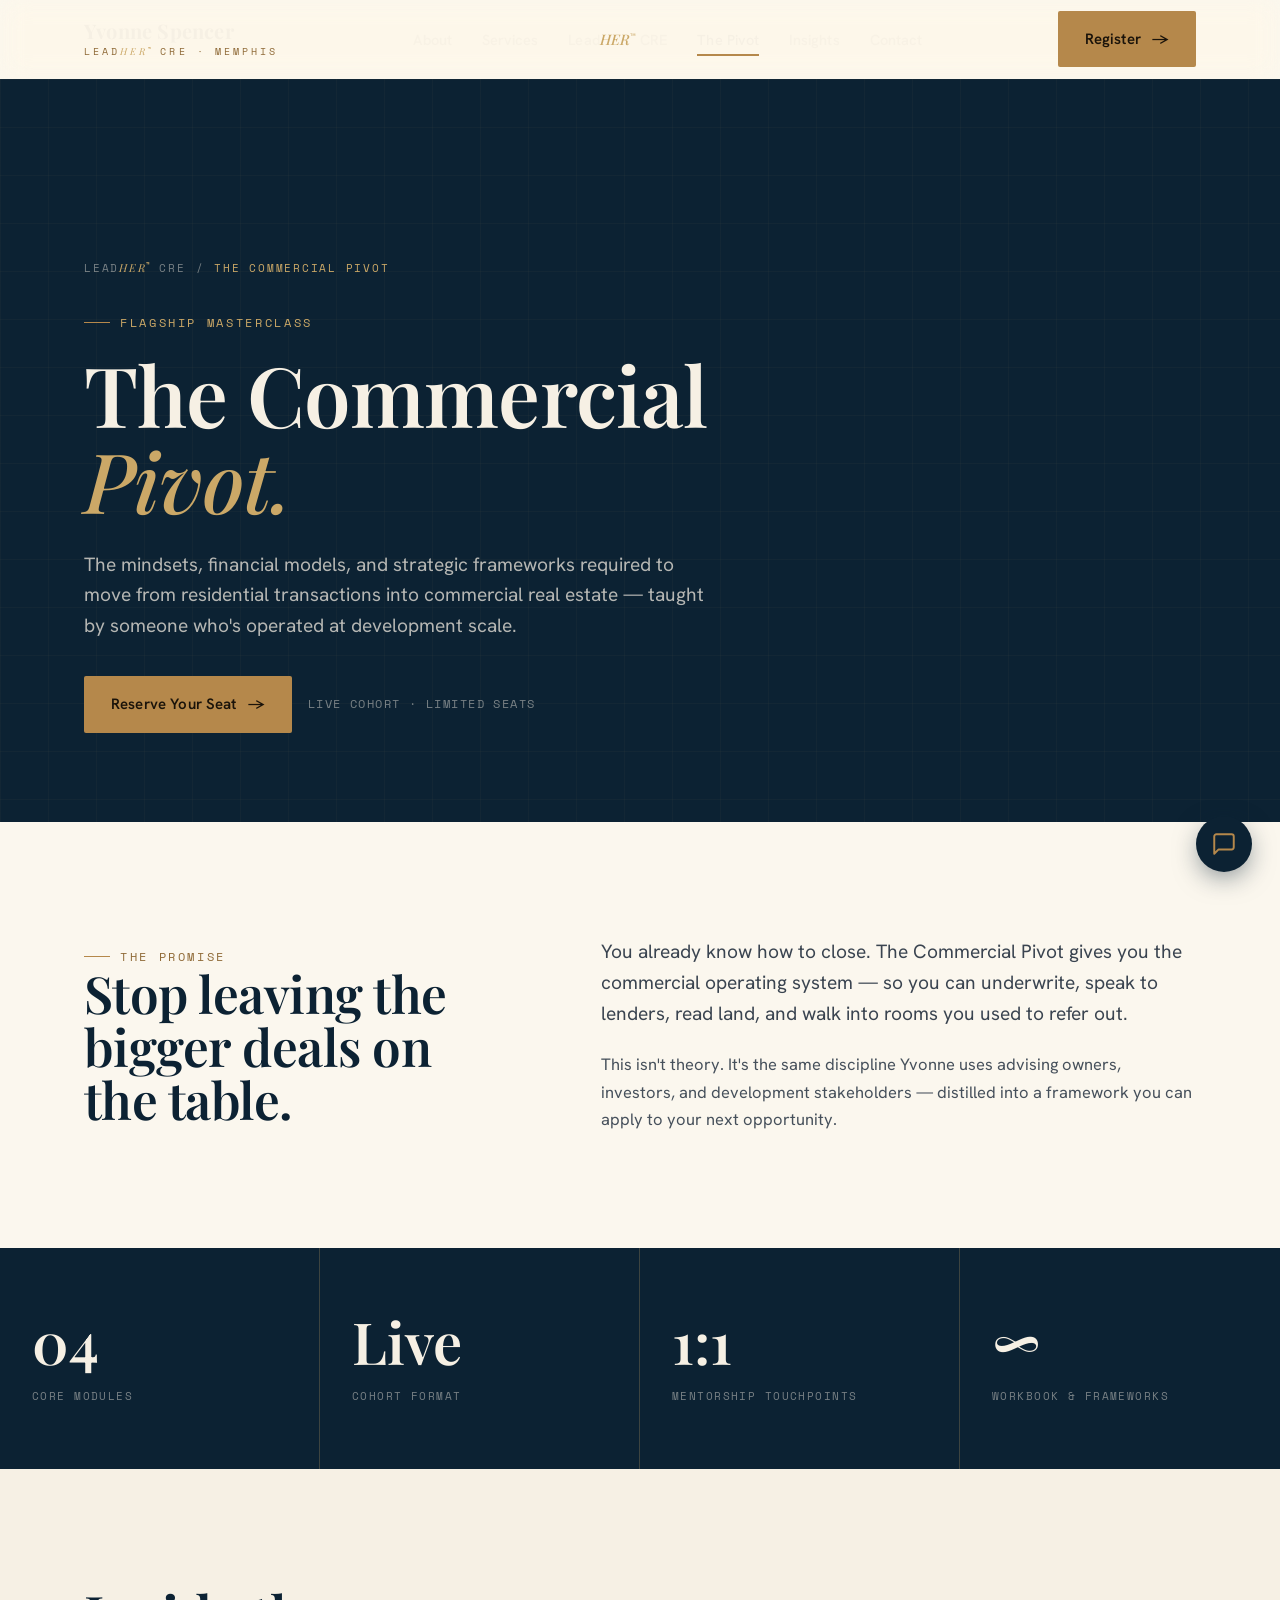
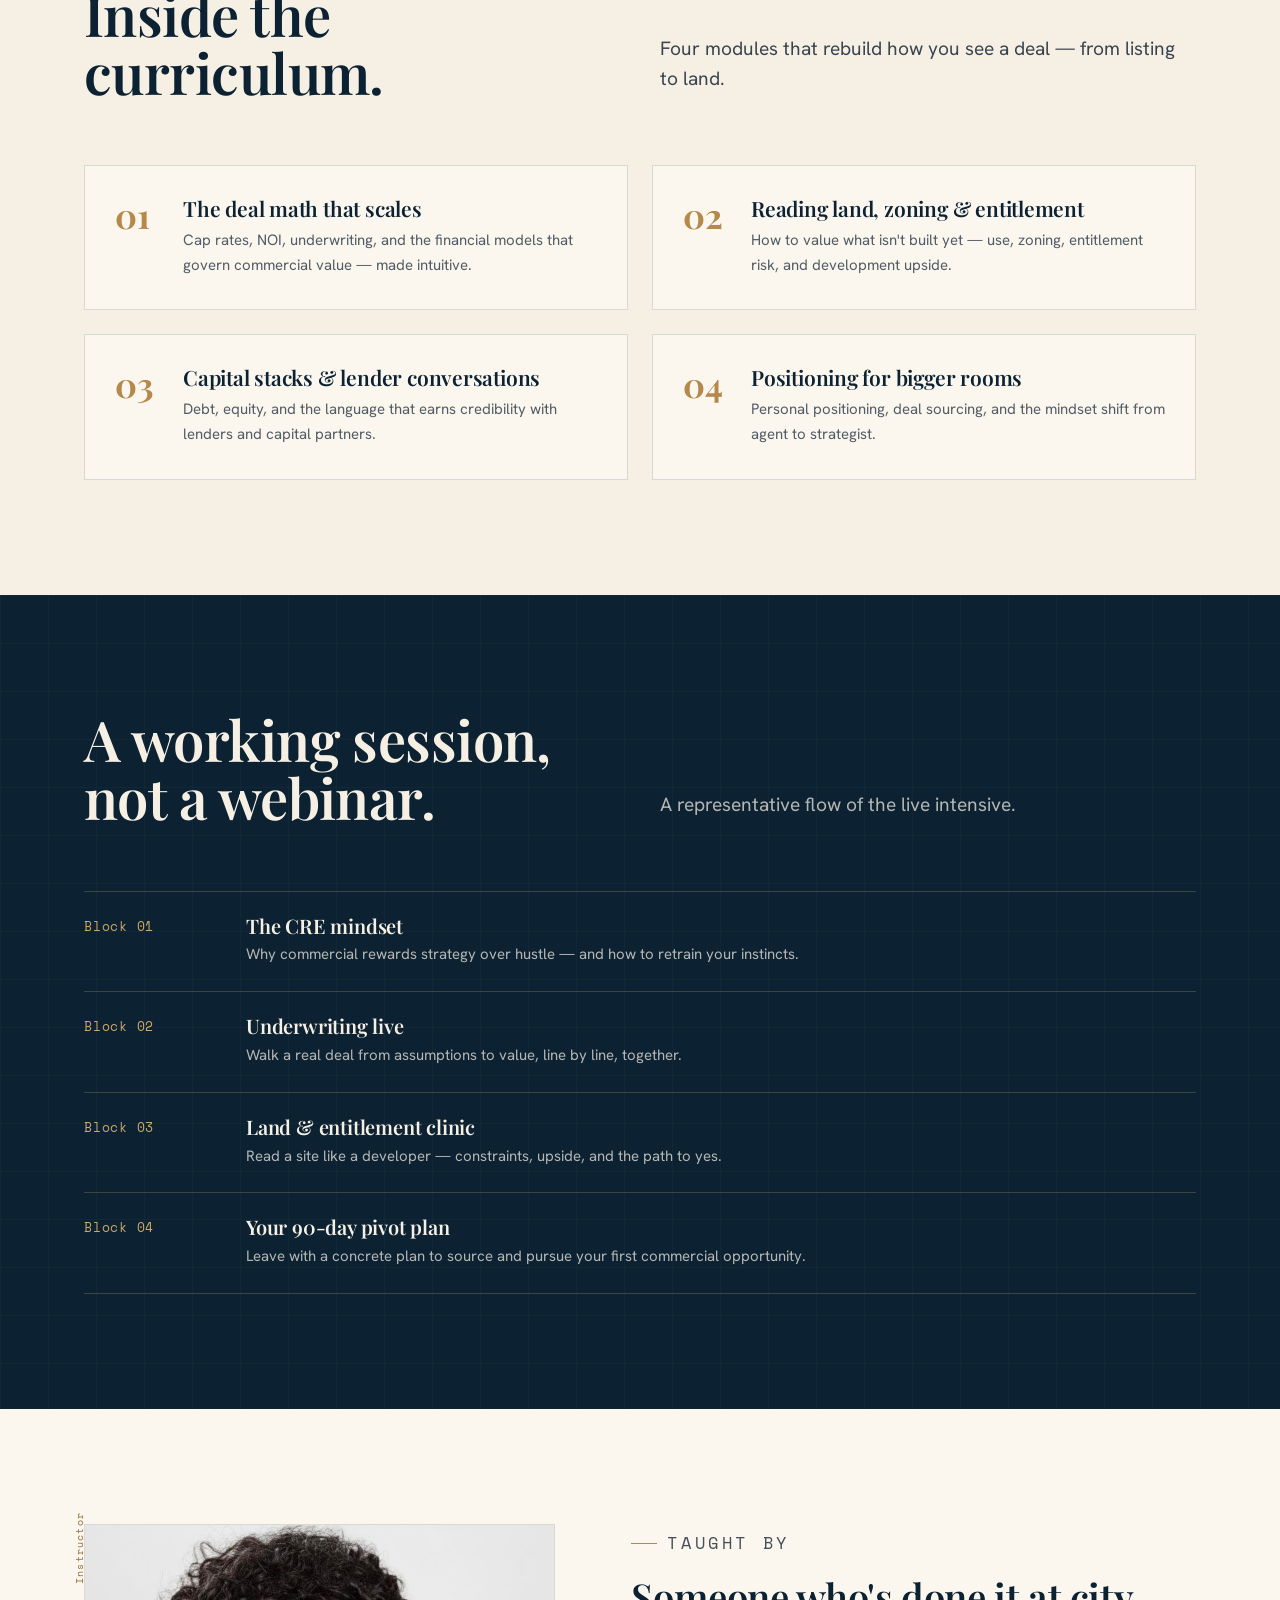
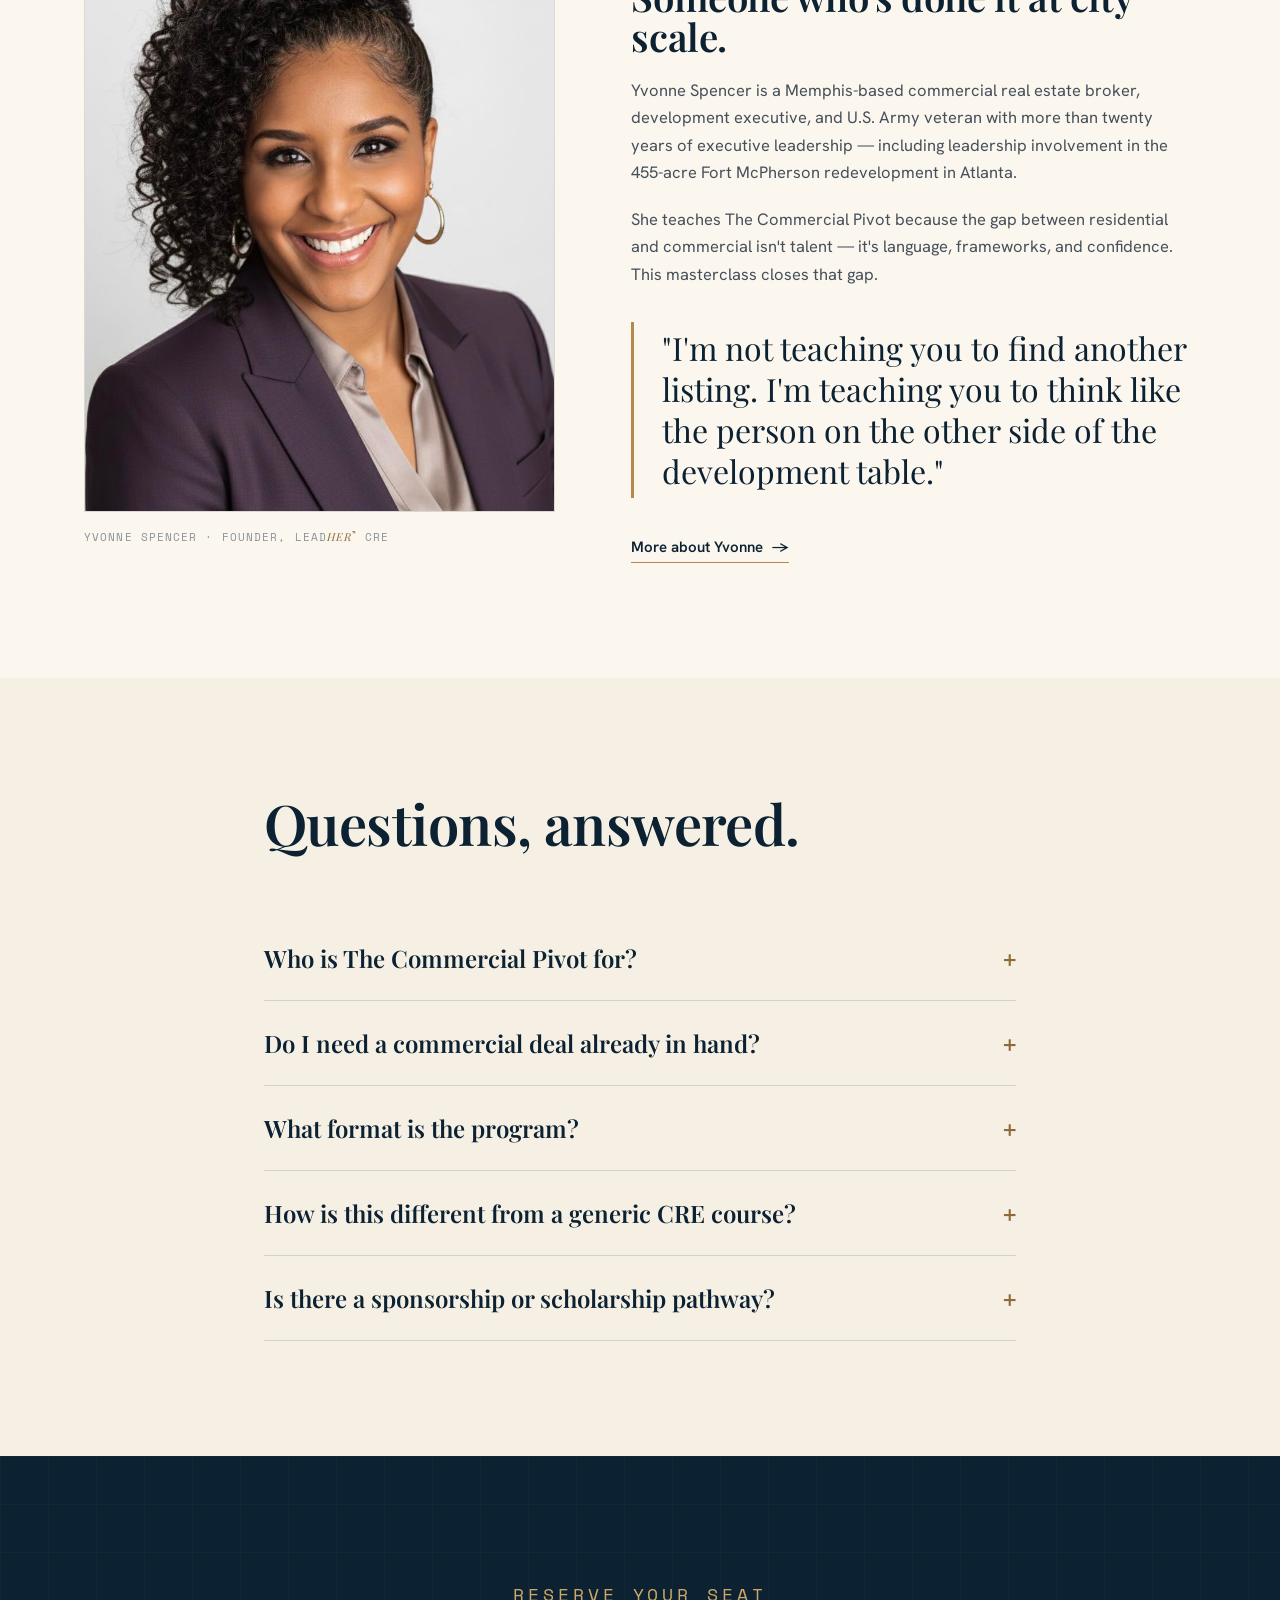
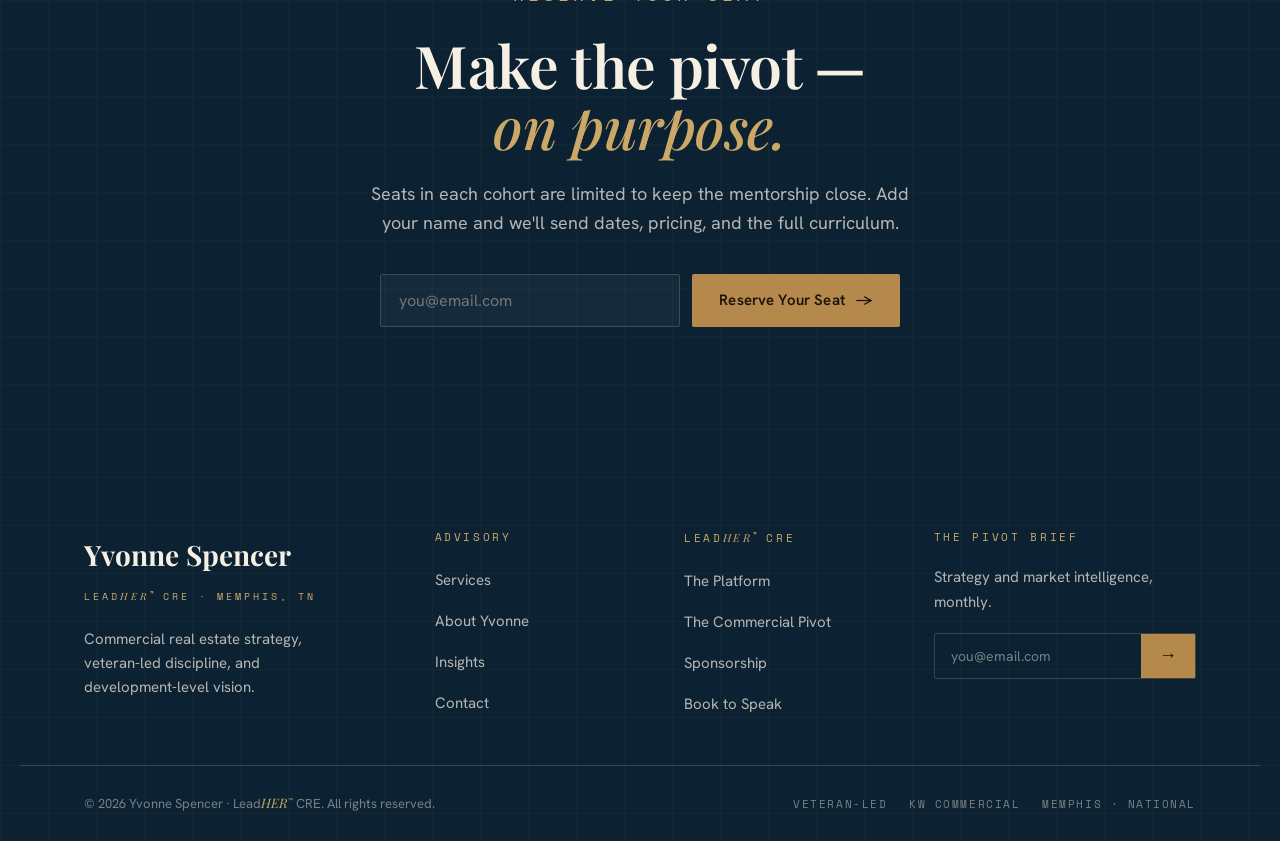
<file: commercial-pivot.html>
<!DOCTYPE html>
<html lang="en">
<head>
<meta charset="UTF-8">
<meta name="viewport" content="width=device-width, initial-scale=1.0">
<link rel="icon" type="image/svg+xml" href="favicon.svg">
<link rel="apple-touch-icon" href="favicon.svg">
<title>The Commercial Pivot · Masterclass — LeadHER CRE</title>
<meta name="description" content="The Commercial Pivot is a masterclass teaching the mindsets, financial models, and strategic frameworks to move from residential transactions into commercial real estate.">
<script>document.documentElement.classList.add('js');</script>
<link rel="stylesheet" href="site.css">
<link rel="stylesheet" href="interior.css">
</head>
<body>

<nav class="nav on-dark">
  <div class="nav-inner">
    <a class="brand" href="index.html"><span class="name">Yvonne&nbsp;Spencer</span><span class="sub">Lead<span class="her">HER</span><sup class="tm">™</sup>&nbsp;CRE · Memphis</span></a>
    <ul class="nav-links">
      <li><a href="about.html">About</a></li>
      <li><a href="services.html">Services</a></li>
      <li><a href="leadher.html">Lead<span class="her">HER</span><sup class="tm">™</sup> CRE</a></li>
      <li><a href="commercial-pivot.html" class="active">The Pivot</a></li>
      <li><a href="index.html#insights">Insights</a></li>
      <li><a href="contact.html">Contact</a></li>
    </ul>
    <div class="nav-cta"><a href="#register" class="btn btn-bronze">Register <span class="arrow">→</span></a></div>
    <button class="nav-toggle" aria-label="Menu"><span></span><span></span><span></span></button>
  </div>
</nav>
<div class="mobile-menu">
  <a href="about.html">About</a><a href="services.html">Services</a><a href="leadher.html">Lead<span class="her">HER</span><sup class="tm">™</sup> CRE</a>
  <a href="commercial-pivot.html">The Commercial Pivot</a><a href="index.html#insights">Insights</a><a href="contact.html">Contact</a>
  <a href="#register" class="btn btn-bronze">Register →</a>
</div>

<header class="page-hero">
  <div class="bp blueprint"></div>
  <div class="inner">
    <div class="crumb reveal"><a href="leadher.html">Lead<span class="her">HER</span><sup class="tm">™</sup> CRE</a><span>/</span>The Commercial Pivot</div>
    <p class="eyebrow on-dark reveal" data-d="1" style="margin-top:8px">Flagship Masterclass</p>
    <h1 class="reveal" data-d="1" style="margin-top:18px">The Commercial<br><span style="color:var(--bronze-lt);font-style:italic;font-weight:500">Pivot.</span></h1>
    <p class="sub reveal" data-d="2">The mindsets, financial models, and strategic frameworks required to move
      from residential transactions into commercial real estate — taught by someone who's operated at development scale.</p>
    <div class="btns reveal" data-d="3" style="display:flex;gap:16px;flex-wrap:wrap;margin-top:34px;align-items:center">
      <a href="#register" class="btn btn-bronze">Reserve Your Seat <span class="arrow">→</span></a>
      <span style="font-family:var(--mono);font-size:12px;letter-spacing:.12em;text-transform:uppercase;color:var(--cream-faint)">Live cohort · Limited seats</span>
    </div>
  </div>
</header>

<!-- PROMISE -->
<section class="section" style="background:var(--paper)">
  <div class="wrap intro-grid">
    <div class="reveal"><p class="eyebrow">The Promise</p><h2>Stop leaving the<br>bigger deals on<br>the table.</h2></div>
    <div class="reveal" data-d="1">
      <p class="lede">You already know how to close. The Commercial Pivot gives you the commercial
        operating system — so you can underwrite, speak to lenders, read land, and walk into rooms
        you used to refer out.</p>
      <p style="color:#46505b;margin-top:22px;font-size:16.5px">This isn't theory. It's the same discipline
        Yvonne uses advising owners, investors, and development stakeholders — distilled into a framework
        you can apply to your next opportunity.</p>
    </div>
  </div>
</section>

<!-- OUTCOMES -->
<section class="statband">
  <div class="row">
    <div class="stat reveal"><span class="num">04</span><span class="cap">Core modules</span></div>
    <div class="stat reveal" data-d="1"><span class="num">Live</span><span class="cap">Cohort format</span></div>
    <div class="stat reveal" data-d="2"><span class="num">1:1</span><span class="cap">Mentorship touchpoints</span></div>
    <div class="stat reveal" data-d="3"><span class="num">∞</span><span class="cap">Workbook &amp; frameworks</span></div>
  </div>
</section>

<!-- CURRICULUM -->
<section class="section blueprint-fine" style="background:var(--cream)">
  <div class="wrap">
    <div class="head-block reveal"><h2>Inside the<br>curriculum.</h2>
      <div class="h2-aside"><p class="lede">Four modules that rebuild how you see a deal — from listing to land.</p></div></div>
    <div class="curric">
      <div class="mod reveal"><span class="mn">01</span><div><h3>The deal math that scales</h3><p>Cap rates, NOI, underwriting, and the financial models that govern commercial value — made intuitive.</p></div></div>
      <div class="mod reveal" data-d="1"><span class="mn">02</span><div><h3>Reading land, zoning &amp; entitlement</h3><p>How to value what isn't built yet — use, zoning, entitlement risk, and development upside.</p></div></div>
      <div class="mod reveal"><span class="mn">03</span><div><h3>Capital stacks &amp; lender conversations</h3><p>Debt, equity, and the language that earns credibility with lenders and capital partners.</p></div></div>
      <div class="mod reveal" data-d="1"><span class="mn">04</span><div><h3>Positioning for bigger rooms</h3><p>Personal positioning, deal sourcing, and the mindset shift from agent to strategist.</p></div></div>
    </div>
  </div>
</section>

<!-- AGENDA -->
<section class="section" style="background:var(--navy);color:var(--cream);position:relative;overflow:hidden">
  <div class="blueprint" style="position:absolute;inset:0;opacity:.5"></div>
  <div class="wrap" style="position:relative">
    <div class="head-block reveal"><h2 style="color:var(--cream)">A working session,<br>not a webinar.</h2>
      <div class="h2-aside"><p class="lede" style="color:var(--cream-dim)">A representative flow of the live intensive.</p></div></div>
    <div class="agenda">
      <div class="ag-row reveal"><span class="ag-time">Block 01</span><div><h3>The CRE mindset</h3><p>Why commercial rewards strategy over hustle — and how to retrain your instincts.</p></div></div>
      <div class="ag-row reveal"><span class="ag-time">Block 02</span><div><h3>Underwriting live</h3><p>Walk a real deal from assumptions to value, line by line, together.</p></div></div>
      <div class="ag-row reveal"><span class="ag-time">Block 03</span><div><h3>Land &amp; entitlement clinic</h3><p>Read a site like a developer — constraints, upside, and the path to yes.</p></div></div>
      <div class="ag-row reveal"><span class="ag-time">Block 04</span><div><h3>Your 90-day pivot plan</h3><p>Leave with a concrete plan to source and pursue your first commercial opportunity.</p></div></div>
    </div>
  </div>
</section>

<!-- INSTRUCTOR -->
<section class="section" style="background:var(--paper)">
  <div class="wrap bio-grid">
    <div class="bio-photo reveal">
      <span class="vtag">Instructor</span>
      <div class="imgmain"><img src="assets/yvonne-portrait.jpg" alt="Yvonne Spencer, instructor of The Commercial Pivot"></div>
      <p class="photo-cap">Yvonne Spencer · Founder, Lead<span class="her">HER</span><sup class="tm">™</sup> CRE</p>
    </div>
    <div class="bio-body reveal" data-d="1">
      <p class="eyebrow">Taught by</p>
      <h2>Someone who's done it at city scale.</h2>
      <p>Yvonne Spencer is a Memphis-based commercial real estate broker, development executive, and U.S.
        Army veteran with more than twenty years of executive leadership — including leadership involvement
        in the 455-acre Fort McPherson redevelopment in Atlanta.</p>
      <p>She teaches The Commercial Pivot because the gap between residential and commercial isn't talent —
        it's language, frameworks, and confidence. This masterclass closes that gap.</p>
      <blockquote class="bio-pullquote">"I'm not teaching you to find another listing. I'm teaching you
        to think like the person on the other side of the development table."</blockquote>
      <a href="about.html" class="txtlink">More about Yvonne <span class="arrow">→</span></a>
    </div>
  </div>
</section>

<!-- FAQ -->
<section class="section blueprint-fine" style="background:var(--cream)">
  <div class="wrap" style="max-width:880px">
    <div class="head-block reveal" style="grid-template-columns:1fr"><h2>Questions, answered.</h2></div>
    <div class="reveal">
      <div class="faq-item"><button class="faq-q">Who is The Commercial Pivot for? <span class="pm">+</span></button>
        <div class="faq-a"><p>Residential agents, women in real estate, and emerging professionals ready to move
          into commercial brokerage, investments, land, and development. You don't need prior commercial
          experience — you need the willingness to learn a new operating system.</p></div></div>
      <div class="faq-item"><button class="faq-q">Do I need a commercial deal already in hand? <span class="pm">+</span></button>
        <div class="faq-a"><p>No. The masterclass is built to prepare you for your first commercial opportunity —
          including a 90-day plan to source and pursue one with confidence.</p></div></div>
      <div class="faq-item"><button class="faq-q">What format is the program? <span class="pm">+</span></button>
        <div class="faq-a"><p>A live cohort intensive paired with a workbook and reusable frameworks, plus mentorship
          touchpoints. The emphasis is on working through real material — not passive lecture.</p></div></div>
      <div class="faq-item"><button class="faq-q">How is this different from a generic CRE course? <span class="pm">+</span></button>
        <div class="faq-a"><p>It's taught by a practitioner who has operated at development scale, and it's designed
          specifically for the residential-to-commercial pivot — the mindset shift, not just the mechanics.</p></div></div>
      <div class="faq-item"><button class="faq-q">Is there a sponsorship or scholarship pathway? <span class="pm">+</span></button>
        <div class="faq-a"><p>Yes. Lead<span class="her">HER</span><sup class="tm">™</sup> CRE partners with sponsors to widen access for emerging professionals.
          Reach out through the contact page to learn about current pathways.</p></div></div>
    </div>
  </div>
</section>

<!-- REGISTER CTA -->
<section class="cta-band" id="register">
  <div class="bp blueprint"></div>
  <div class="wrap inner">
    <p class="eyebrow on-dark center reveal" style="justify-content:center;margin-bottom:24px">Reserve Your Seat</p>
    <h2 class="reveal" data-d="1">Make the pivot —<br><span class="amber">on purpose.</span></h2>
    <p class="reveal" data-d="2">Seats in each cohort are limited to keep the mentorship close. Add your name and
      we'll send dates, pricing, and the full curriculum.</p>
    <form class="reveal" data-d="2" onsubmit="return false" style="max-width:520px;margin:8px auto 0;display:flex;gap:12px;flex-wrap:wrap;justify-content:center">
      <input type="email" placeholder="you@email.com" aria-label="Email" style="flex:1;min-width:220px;background:rgba(255,255,255,.04);border:1px solid var(--line-dk);border-radius:2px;padding:15px 18px;color:var(--cream);font-family:var(--sans);font-size:16px;outline:none">
      <button type="submit" class="btn btn-bronze">Reserve Your Seat <span class="arrow">→</span></button>
    </form>
  </div>
</section>

<footer class="footer">
  <div class="blueprint-overlay blueprint"></div>
  <div class="footer-inner"><div class="footer-grid">
    <div class="f-brand"><div class="name">Yvonne Spencer</div><div class="sub">Lead<span class="her">HER</span><sup class="tm">™</sup> CRE · Memphis, TN</div>
      <p>Commercial real estate strategy, veteran-led discipline, and development-level vision.</p></div>
    <div><h4>Advisory</h4><ul><li><a href="services.html">Services</a></li><li><a href="about.html">About Yvonne</a></li><li><a href="index.html#insights">Insights</a></li><li><a href="contact.html">Contact</a></li></ul></div>
    <div><h4>Lead<span class="her">HER</span><sup class="tm">™</sup> CRE</h4><ul><li><a href="leadher.html">The Platform</a></li><li><a href="commercial-pivot.html">The Commercial Pivot</a></li><li><a href="contact.html">Sponsorship</a></li><li><a href="contact.html">Book to Speak</a></li></ul></div>
    <div class="newsletter"><h4>The Pivot Brief</h4><p>Strategy and market intelligence, monthly.</p>
      <form class="news-form" onsubmit="return false"><input type="email" placeholder="you@email.com" aria-label="Email"><button type="submit" aria-label="Subscribe">→</button></form></div>
  </div></div>
  <div class="footer-bottom"><p>© <span data-year>2026</span> Yvonne Spencer · Lead<span class="her">HER</span><sup class="tm">™</sup> CRE. All rights reserved.</p>
    <div class="badges"><span>Veteran-Led</span><span>KW Commercial</span><span>Memphis · National</span></div></div>
</footer>

<script src="site.js"></script>
<script src="chat.js"></script>
</body>
</html>
</file>
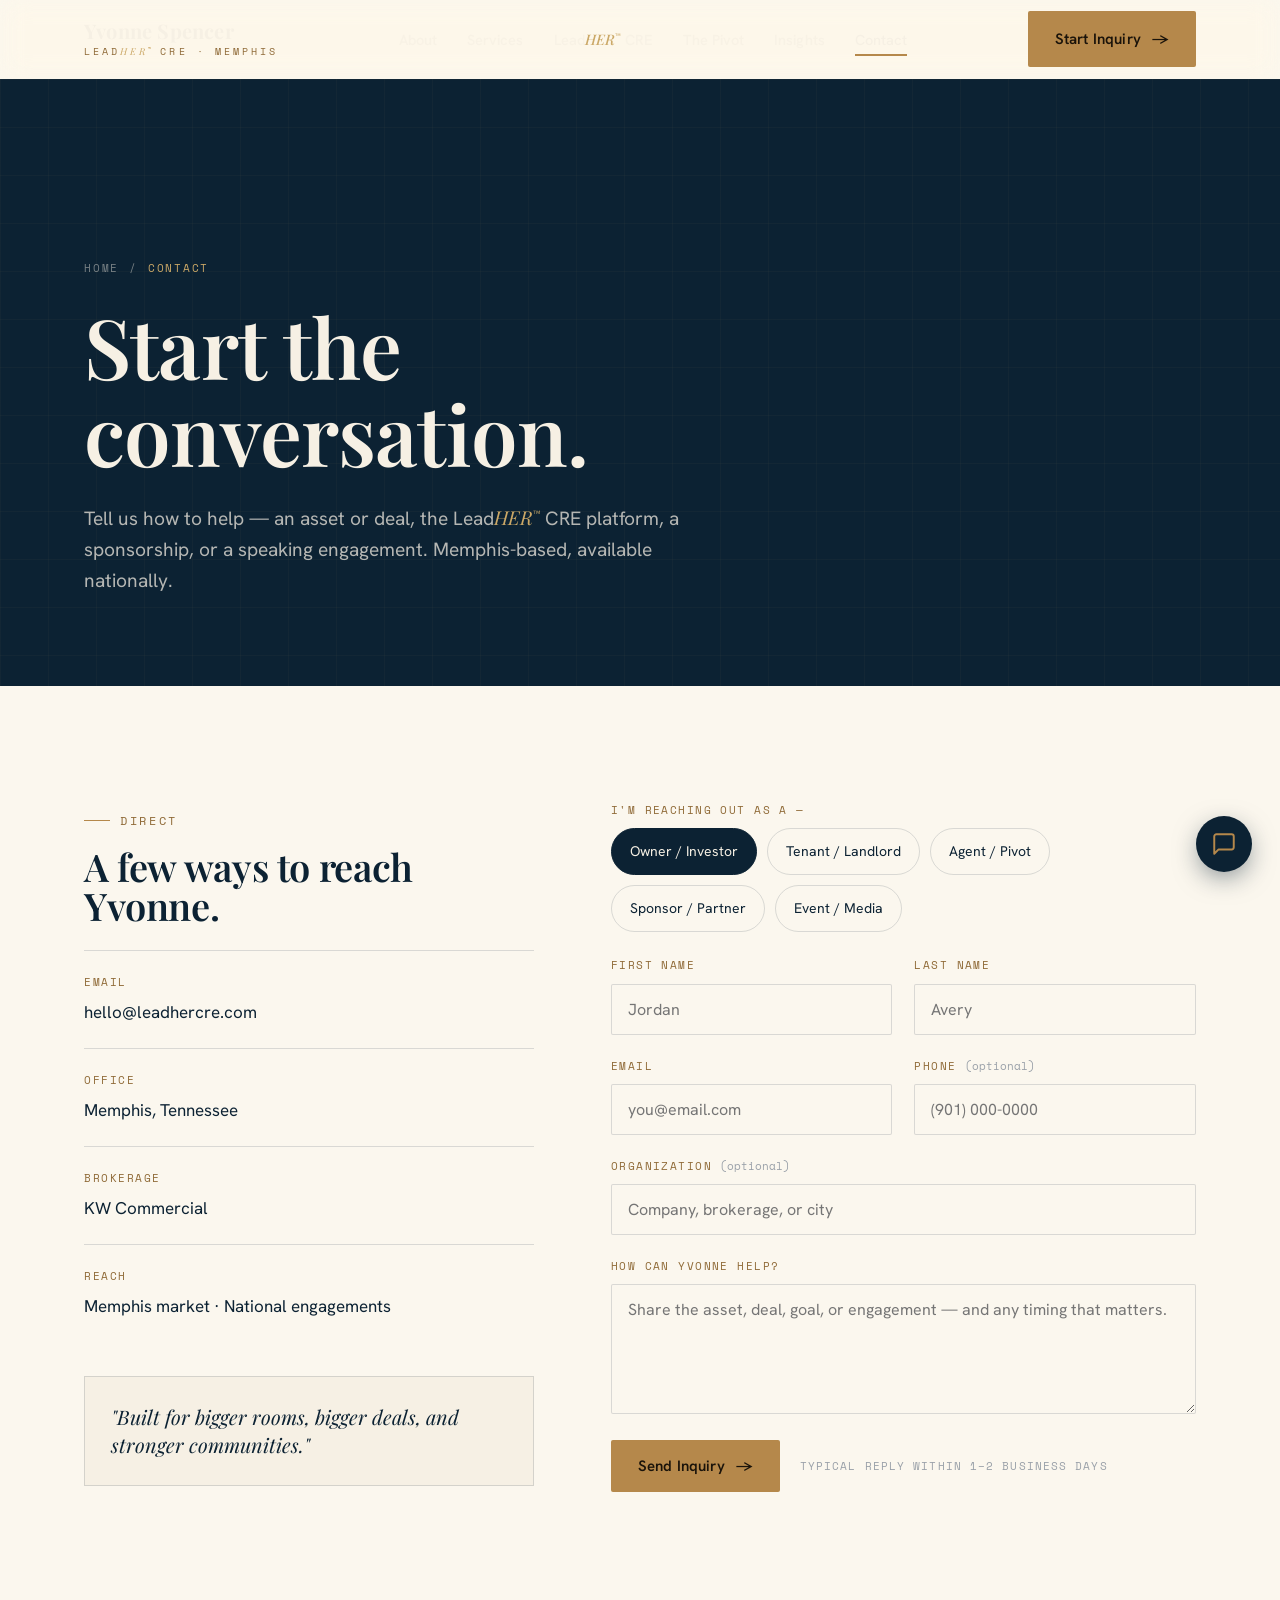
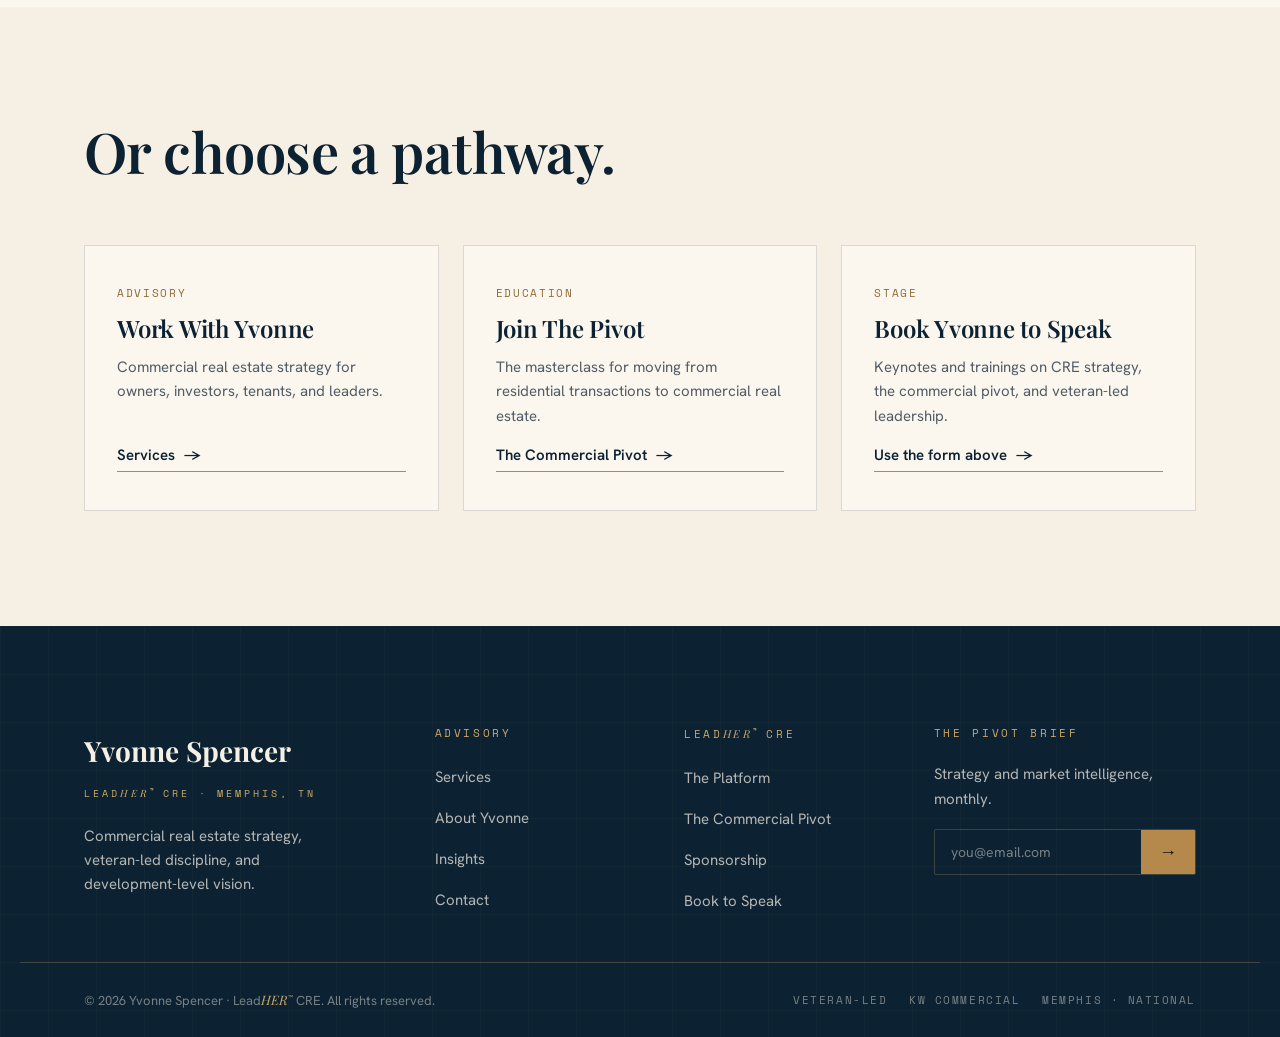
<file: contact.html>
<!DOCTYPE html>
<html lang="en">
<head>
<meta charset="UTF-8">
<meta name="viewport" content="width=device-width, initial-scale=1.0">
<link rel="icon" type="image/svg+xml" href="favicon.svg">
<link rel="apple-touch-icon" href="favicon.svg">
<title>Contact · Yvonne Spencer & LeadHER CRE</title>
<meta name="description" content="Work with Yvonne Spencer, join LeadHER CRE, request sponsorship, or book Yvonne to speak. Memphis-based, available nationally.">
<script>document.documentElement.classList.add('js');</script>
<link rel="stylesheet" href="site.css">
<link rel="stylesheet" href="interior.css">
</head>
<body>

<nav class="nav on-dark">
  <div class="nav-inner">
    <a class="brand" href="index.html"><span class="name">Yvonne&nbsp;Spencer</span><span class="sub">Lead<span class="her">HER</span><sup class="tm">™</sup>&nbsp;CRE · Memphis</span></a>
    <ul class="nav-links">
      <li><a href="about.html">About</a></li>
      <li><a href="services.html">Services</a></li>
      <li><a href="leadher.html">Lead<span class="her">HER</span><sup class="tm">™</sup> CRE</a></li>
      <li><a href="commercial-pivot.html">The Pivot</a></li>
      <li><a href="index.html#insights">Insights</a></li>
      <li><a href="contact.html" class="active">Contact</a></li>
    </ul>
    <div class="nav-cta"><a href="#inquiry" class="btn btn-bronze">Start Inquiry <span class="arrow">→</span></a></div>
    <button class="nav-toggle" aria-label="Menu"><span></span><span></span><span></span></button>
  </div>
</nav>
<div class="mobile-menu">
  <a href="about.html">About</a><a href="services.html">Services</a><a href="leadher.html">Lead<span class="her">HER</span><sup class="tm">™</sup> CRE</a>
  <a href="commercial-pivot.html">The Commercial Pivot</a><a href="index.html#insights">Insights</a><a href="contact.html">Contact</a>
  <a href="#inquiry" class="btn btn-bronze">Start Inquiry →</a>
</div>

<header class="page-hero">
  <div class="bp blueprint"></div>
  <div class="inner">
    <div class="crumb reveal"><a href="index.html">Home</a><span>/</span>Contact</div>
    <h1 class="reveal" data-d="1">Start the<br>conversation.</h1>
    <p class="sub reveal" data-d="2">Tell us how to help — an asset or deal, the Lead<span class="her">HER</span><sup class="tm">™</sup> CRE platform, a sponsorship,
      or a speaking engagement. Memphis-based, available nationally.</p>
  </div>
</header>

<!-- CONTACT -->
<section class="section" id="inquiry" style="background:var(--paper)">
  <div class="wrap contact-split">
    <!-- INFO -->
    <div class="contact-info reveal">
      <p class="eyebrow">Direct</p>
      <h2 style="font-size:clamp(26px,3vw,38px);color:var(--navy);margin:16px 0 24px">A few ways to reach Yvonne.</h2>
      <div class="ci-item"><div class="ci-k">Email</div><div class="ci-v">hello@leadhercre.com</div></div>
      <div class="ci-item"><div class="ci-k">Office</div><div class="ci-v">Memphis, Tennessee</div></div>
      <div class="ci-item"><div class="ci-k">Brokerage</div><div class="ci-v">KW Commercial</div></div>
      <div class="ci-item"><div class="ci-k">Reach</div><div class="ci-v">Memphis market · National engagements</div></div>
      <div style="margin-top:34px;padding:26px;border:1px solid var(--line);background:var(--cream)">
        <p style="font-family:var(--serif);font-size:20px;color:var(--navy);font-style:italic;line-height:1.4">"Built for bigger rooms, bigger deals, and stronger communities."</p>
      </div>
    </div>
    <!-- FORM -->
    <div class="reveal" data-d="1">
      <form class="form" onsubmit="return false">
        <div class="field full" style="margin-bottom:24px">
          <label>I'm reaching out as a —</label>
          <div class="segmented">
            <input type="radio" name="leadtype" id="lt1" checked><label for="lt1">Owner / Investor</label>
            <input type="radio" name="leadtype" id="lt2"><label for="lt2">Tenant / Landlord</label>
            <input type="radio" name="leadtype" id="lt3"><label for="lt3">Agent / Pivot</label>
            <input type="radio" name="leadtype" id="lt4"><label for="lt4">Sponsor / Partner</label>
            <input type="radio" name="leadtype" id="lt5"><label for="lt5">Event / Media</label>
          </div>
        </div>
        <div class="form-grid">
          <div class="field"><label>First name</label><input type="text" placeholder="Jordan"></div>
          <div class="field"><label>Last name</label><input type="text" placeholder="Avery"></div>
          <div class="field"><label>Email</label><input type="email" placeholder="you@email.com"></div>
          <div class="field"><label>Phone <span style="text-transform:none;letter-spacing:0;color:#9aa1a9">(optional)</span></label><input type="tel" placeholder="(901) 000-0000"></div>
          <div class="field full"><label>Organization <span style="text-transform:none;letter-spacing:0;color:#9aa1a9">(optional)</span></label><input type="text" placeholder="Company, brokerage, or city"></div>
          <div class="field full"><label>How can Yvonne help?</label><textarea placeholder="Share the asset, deal, goal, or engagement — and any timing that matters."></textarea></div>
        </div>
        <div style="display:flex;align-items:center;gap:20px;flex-wrap:wrap;margin-top:26px">
          <button type="submit" class="btn btn-bronze">Send Inquiry <span class="arrow">→</span></button>
          <span style="font-family:var(--mono);font-size:11px;letter-spacing:.1em;text-transform:uppercase;color:#9aa1a9">Typical reply within 1–2 business days</span>
        </div>
      </form>
    </div>
  </div>
</section>

<!-- PATHWAYS -->
<section class="section blueprint-fine" style="background:var(--cream)">
  <div class="wrap">
    <div class="head-block reveal" style="grid-template-columns:1fr"><h2>Or choose a pathway.</h2></div>
    <div class="aud-grid">
      <a href="services.html" class="aud-card reveal"><span class="ac-k">Advisory</span><h3>Work With Yvonne</h3><p>Commercial real estate strategy for owners, investors, tenants, and leaders.</p><span class="txtlink" style="margin-top:auto">Services <span class="arrow">→</span></span></a>
      <a href="commercial-pivot.html" class="aud-card reveal" data-d="1"><span class="ac-k">Education</span><h3>Join The Pivot</h3><p>The masterclass for moving from residential transactions to commercial real estate.</p><span class="txtlink" style="margin-top:auto">The Commercial Pivot <span class="arrow">→</span></span></a>
      <a href="contact.html" class="aud-card reveal" data-d="2"><span class="ac-k">Stage</span><h3>Book Yvonne to Speak</h3><p>Keynotes and trainings on CRE strategy, the commercial pivot, and veteran-led leadership.</p><span class="txtlink" style="margin-top:auto">Use the form above <span class="arrow">→</span></span></a>
    </div>
  </div>
</section>

<footer class="footer">
  <div class="blueprint-overlay blueprint"></div>
  <div class="footer-inner"><div class="footer-grid">
    <div class="f-brand"><div class="name">Yvonne Spencer</div><div class="sub">Lead<span class="her">HER</span><sup class="tm">™</sup> CRE · Memphis, TN</div>
      <p>Commercial real estate strategy, veteran-led discipline, and development-level vision.</p></div>
    <div><h4>Advisory</h4><ul><li><a href="services.html">Services</a></li><li><a href="about.html">About Yvonne</a></li><li><a href="index.html#insights">Insights</a></li><li><a href="contact.html">Contact</a></li></ul></div>
    <div><h4>Lead<span class="her">HER</span><sup class="tm">™</sup> CRE</h4><ul><li><a href="leadher.html">The Platform</a></li><li><a href="commercial-pivot.html">The Commercial Pivot</a></li><li><a href="contact.html">Sponsorship</a></li><li><a href="contact.html">Book to Speak</a></li></ul></div>
    <div class="newsletter"><h4>The Pivot Brief</h4><p>Strategy and market intelligence, monthly.</p>
      <form class="news-form" onsubmit="return false"><input type="email" placeholder="you@email.com" aria-label="Email"><button type="submit" aria-label="Subscribe">→</button></form></div>
  </div></div>
  <div class="footer-bottom"><p>© <span data-year>2026</span> Yvonne Spencer · Lead<span class="her">HER</span><sup class="tm">™</sup> CRE. All rights reserved.</p>
    <div class="badges"><span>Veteran-Led</span><span>KW Commercial</span><span>Memphis · National</span></div></div>
</footer>

<script src="site.js"></script>
<script src="chat.js"></script>
</body>
</html>
</file>
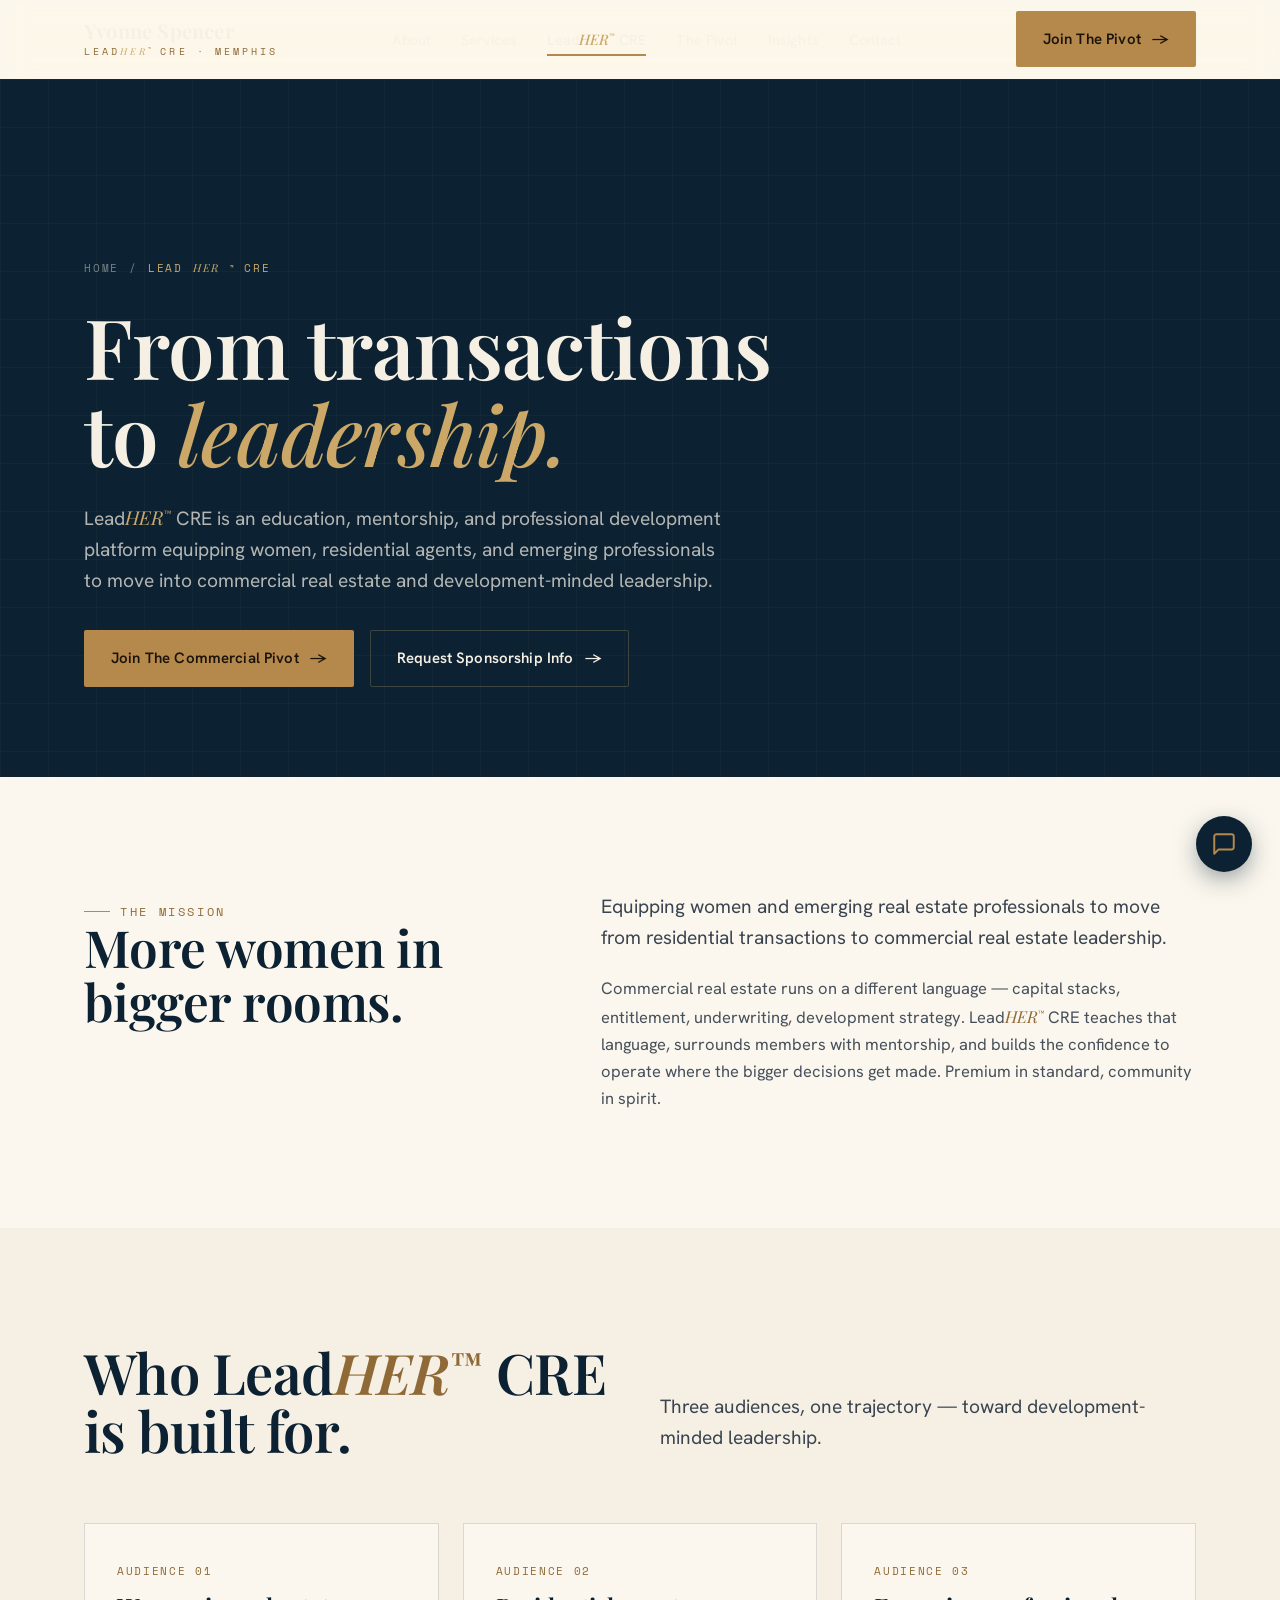
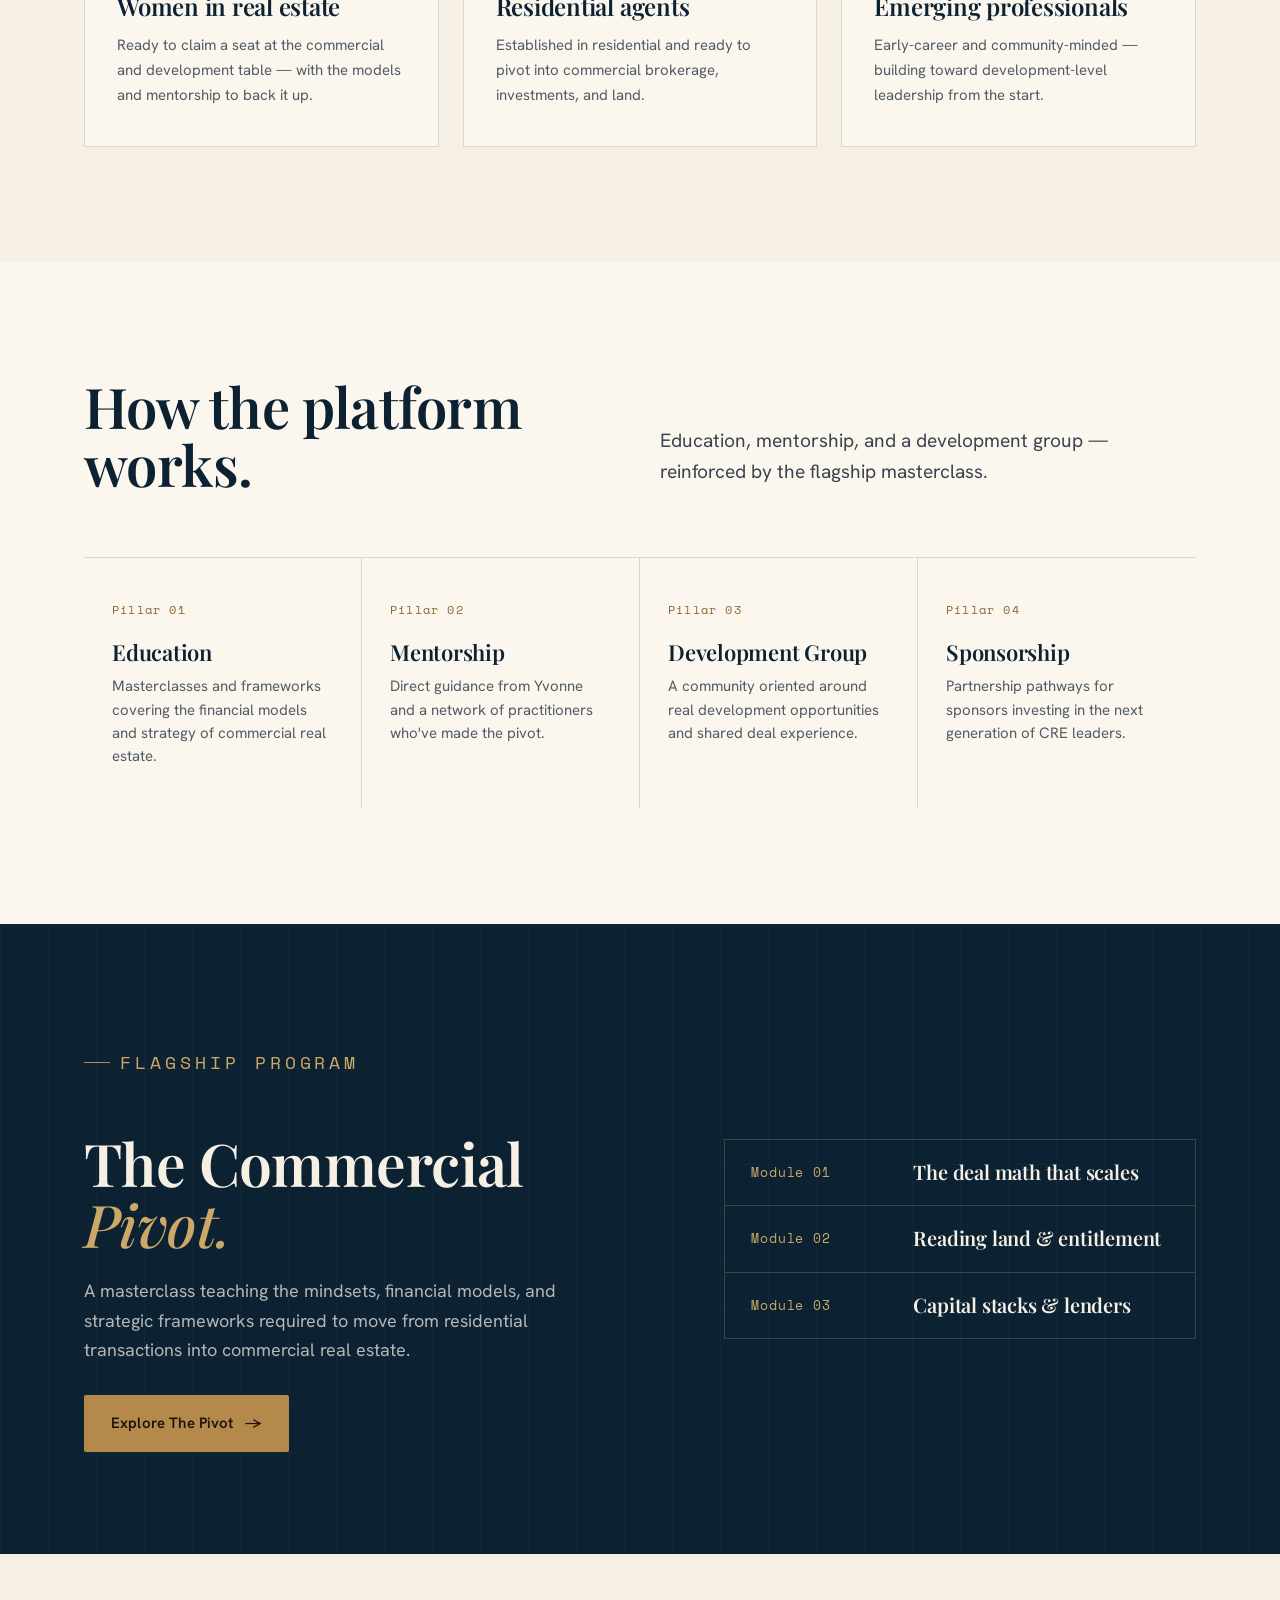
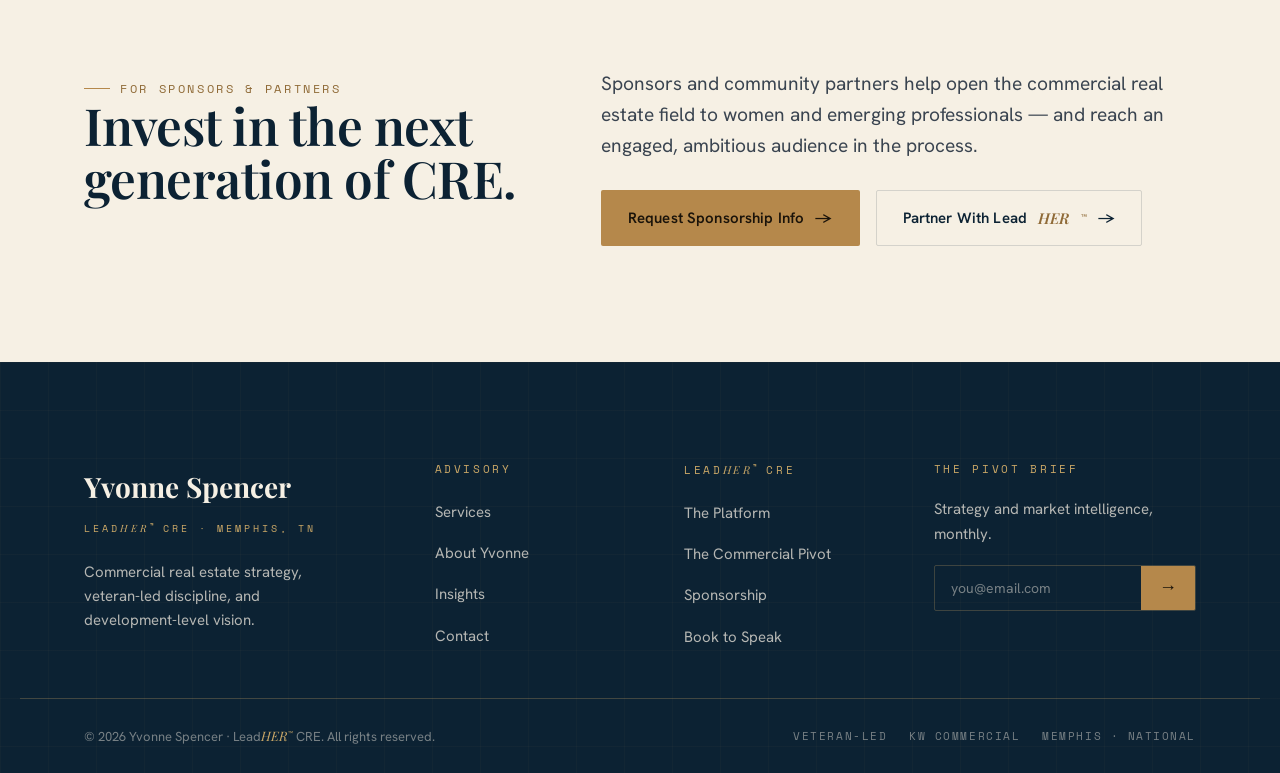
<file: leadher.html>
<!DOCTYPE html>
<html lang="en">
<head>
<meta charset="UTF-8">
<meta name="viewport" content="width=device-width, initial-scale=1.0">
<link rel="icon" type="image/svg+xml" href="favicon.svg">
<link rel="apple-touch-icon" href="favicon.svg">
<title>LeadHER CRE · Education, Mentorship & Development</title>
<meta name="description" content="LeadHER CRE equips women, residential agents, and emerging professionals to move from residential transactions to commercial real estate leadership.">
<script>document.documentElement.classList.add('js');</script>
<link rel="stylesheet" href="site.css">
<link rel="stylesheet" href="interior.css">
</head>
<body>

<nav class="nav on-dark">
  <div class="nav-inner">
    <a class="brand" href="index.html"><span class="name">Yvonne&nbsp;Spencer</span><span class="sub">Lead<span class="her">HER</span><sup class="tm">™</sup>&nbsp;CRE · Memphis</span></a>
    <ul class="nav-links">
      <li><a href="about.html">About</a></li>
      <li><a href="services.html">Services</a></li>
      <li><a href="leadher.html" class="active">Lead<span class="her">HER</span><sup class="tm">™</sup> CRE</a></li>
      <li><a href="commercial-pivot.html">The Pivot</a></li>
      <li><a href="index.html#insights">Insights</a></li>
      <li><a href="contact.html">Contact</a></li>
    </ul>
    <div class="nav-cta"><a href="commercial-pivot.html" class="btn btn-bronze">Join The Pivot <span class="arrow">→</span></a></div>
    <button class="nav-toggle" aria-label="Menu"><span></span><span></span><span></span></button>
  </div>
</nav>
<div class="mobile-menu">
  <a href="about.html">About</a><a href="services.html">Services</a><a href="leadher.html">Lead<span class="her">HER</span><sup class="tm">™</sup> CRE</a>
  <a href="commercial-pivot.html">The Commercial Pivot</a><a href="index.html#insights">Insights</a><a href="contact.html">Contact</a>
  <a href="commercial-pivot.html" class="btn btn-bronze">Join The Pivot →</a>
</div>

<header class="page-hero">
  <div class="bp blueprint"></div>
  <div class="inner">
    <div class="crumb reveal"><a href="index.html">Home</a><span>/</span>Lead<span class="her">HER</span><sup class="tm">™</sup> CRE</div>
    <h1 class="reveal" data-d="1">From transactions<br>to <span style="color:var(--bronze-lt);font-style:italic;font-weight:500">leadership.</span></h1>
    <p class="sub reveal" data-d="2">Lead<span class="her">HER</span><sup class="tm">™</sup> CRE is an education, mentorship, and professional development platform
      equipping women, residential agents, and emerging professionals to move into commercial real estate
      and development-minded leadership.</p>
    <div class="btns reveal" data-d="3" style="display:flex;gap:16px;flex-wrap:wrap;margin-top:34px">
      <a href="commercial-pivot.html" class="btn btn-bronze">Join The Commercial Pivot <span class="arrow">→</span></a>
      <a href="contact.html" class="btn btn-ghost on-dark">Request Sponsorship Info <span class="arrow">→</span></a>
    </div>
  </div>
</header>

<!-- MISSION -->
<section class="section" style="background:var(--paper)">
  <div class="wrap intro-grid">
    <div class="reveal"><p class="eyebrow">The Mission</p><h2>More women in<br>bigger rooms.</h2></div>
    <div class="reveal" data-d="1">
      <p class="lede">Equipping women and emerging real estate professionals to move from residential
        transactions to commercial real estate leadership.</p>
      <p style="color:#46505b;margin-top:22px;font-size:16.5px">Commercial real estate runs on a different
        language — capital stacks, entitlement, underwriting, development strategy. Lead<span class="her">HER</span><sup class="tm">™</sup> CRE teaches that
        language, surrounds members with mentorship, and builds the confidence to operate where the bigger
        decisions get made. Premium in standard, community in spirit.</p>
    </div>
  </div>
</section>

<!-- AUDIENCE -->
<section class="section blueprint-fine" style="background:var(--cream)">
  <div class="wrap">
    <div class="head-block reveal"><h2>Who Lead<span class="her">HER</span><sup class="tm">™</sup> CRE<br>is built for.</h2>
      <div class="h2-aside"><p class="lede">Three audiences, one trajectory — toward development-minded leadership.</p></div></div>
    <div class="aud-grid">
      <div class="aud-card reveal"><span class="ac-k">Audience 01</span><h3>Women in real estate</h3><p>Ready to claim a seat at the commercial and development table — with the models and mentorship to back it up.</p></div>
      <div class="aud-card reveal" data-d="1"><span class="ac-k">Audience 02</span><h3>Residential agents</h3><p>Established in residential and ready to pivot into commercial brokerage, investments, and land.</p></div>
      <div class="aud-card reveal" data-d="2"><span class="ac-k">Audience 03</span><h3>Emerging professionals</h3><p>Early-career and community-minded — building toward development-level leadership from the start.</p></div>
    </div>
  </div>
</section>

<!-- PILLARS -->
<section class="section" style="background:var(--paper)">
  <div class="wrap">
    <div class="head-block reveal"><h2>How the platform<br>works.</h2>
      <div class="h2-aside"><p class="lede">Education, mentorship, and a development group — reinforced by the flagship masterclass.</p></div></div>
    <div class="steps">
      <div class="step reveal"><span class="sn">Pillar 01</span><h3>Education</h3><p>Masterclasses and frameworks covering the financial models and strategy of commercial real estate.</p></div>
      <div class="step reveal" data-d="1"><span class="sn">Pillar 02</span><h3>Mentorship</h3><p>Direct guidance from Yvonne and a network of practitioners who've made the pivot.</p></div>
      <div class="step reveal" data-d="2"><span class="sn">Pillar 03</span><h3>Development Group</h3><p>A community oriented around real development opportunities and shared deal experience.</p></div>
      <div class="step reveal" data-d="3"><span class="sn">Pillar 04</span><h3>Sponsorship</h3><p>Partnership pathways for sponsors investing in the next generation of CRE leaders.</p></div>
    </div>
  </div>
</section>

<!-- FEATURED MASTERCLASS -->
<section class="cta-band">
  <div class="bp blueprint"></div>
  <div class="wrap inner" style="text-align:left">
    <div style="display:grid;grid-template-columns:1.1fr .9fr;gap:clamp(32px,5vw,72px);align-items:center">
      <div class="reveal">
        <p class="eyebrow on-dark">Flagship Program</p>
        <h2 style="margin:18px 0 0">The Commercial<br><span class="amber">Pivot.</span></h2>
        <p style="margin:22px 0 30px">A masterclass teaching the mindsets, financial models, and strategic
          frameworks required to move from residential transactions into commercial real estate.</p>
        <div class="btns" style="justify-content:flex-start"><a href="commercial-pivot.html" class="btn btn-bronze">Explore The Pivot <span class="arrow">→</span></a></div>
      </div>
      <div class="reveal" data-d="1">
        <div style="border:1px solid var(--line-dk)">
          <div class="ag-row" style="padding:22px 26px;margin:0;border-color:var(--line-dk)"><span class="ag-time">Module 01</span><div><h3 style="margin:0">The deal math that scales</h3></div></div>
          <div class="ag-row" style="padding:22px 26px;margin:0;border-color:var(--line-dk)"><span class="ag-time">Module 02</span><div><h3 style="margin:0">Reading land &amp; entitlement</h3></div></div>
          <div class="ag-row" style="padding:22px 26px;margin:0;border-bottom:0"><span class="ag-time">Module 03</span><div><h3 style="margin:0">Capital stacks &amp; lenders</h3></div></div>
        </div>
      </div>
    </div>
  </div>
</section>

<!-- SPONSOR CTA -->
<section class="section" style="background:var(--cream)">
  <div class="wrap intro-grid">
    <div class="reveal"><p class="eyebrow">For Sponsors &amp; Partners</p><h2>Invest in the next<br>generation of CRE.</h2></div>
    <div class="reveal" data-d="1">
      <p class="lede">Sponsors and community partners help open the commercial real estate field to women and
        emerging professionals — and reach an engaged, ambitious audience in the process.</p>
      <div style="display:flex;gap:16px;flex-wrap:wrap;margin-top:28px">
        <a href="contact.html" class="btn btn-bronze">Request Sponsorship Info <span class="arrow">→</span></a>
        <a href="contact.html" class="btn btn-ghost">Partner With Lead<span class="her">HER</span><sup class="tm">™</sup> <span class="arrow">→</span></a>
      </div>
    </div>
  </div>
</section>

<footer class="footer">
  <div class="blueprint-overlay blueprint"></div>
  <div class="footer-inner"><div class="footer-grid">
    <div class="f-brand"><div class="name">Yvonne Spencer</div><div class="sub">Lead<span class="her">HER</span><sup class="tm">™</sup> CRE · Memphis, TN</div>
      <p>Commercial real estate strategy, veteran-led discipline, and development-level vision.</p></div>
    <div><h4>Advisory</h4><ul><li><a href="services.html">Services</a></li><li><a href="about.html">About Yvonne</a></li><li><a href="index.html#insights">Insights</a></li><li><a href="contact.html">Contact</a></li></ul></div>
    <div><h4>Lead<span class="her">HER</span><sup class="tm">™</sup> CRE</h4><ul><li><a href="leadher.html">The Platform</a></li><li><a href="commercial-pivot.html">The Commercial Pivot</a></li><li><a href="contact.html">Sponsorship</a></li><li><a href="contact.html">Book to Speak</a></li></ul></div>
    <div class="newsletter"><h4>The Pivot Brief</h4><p>Strategy and market intelligence, monthly.</p>
      <form class="news-form" onsubmit="return false"><input type="email" placeholder="you@email.com" aria-label="Email"><button type="submit" aria-label="Subscribe">→</button></form></div>
  </div></div>
  <div class="footer-bottom"><p>© <span data-year>2026</span> Yvonne Spencer · Lead<span class="her">HER</span><sup class="tm">™</sup> CRE. All rights reserved.</p>
    <div class="badges"><span>Veteran-Led</span><span>KW Commercial</span><span>Memphis · National</span></div></div>
</footer>

<script src="site.js"></script>
<script src="chat.js"></script>
</body>
</html>
</file>
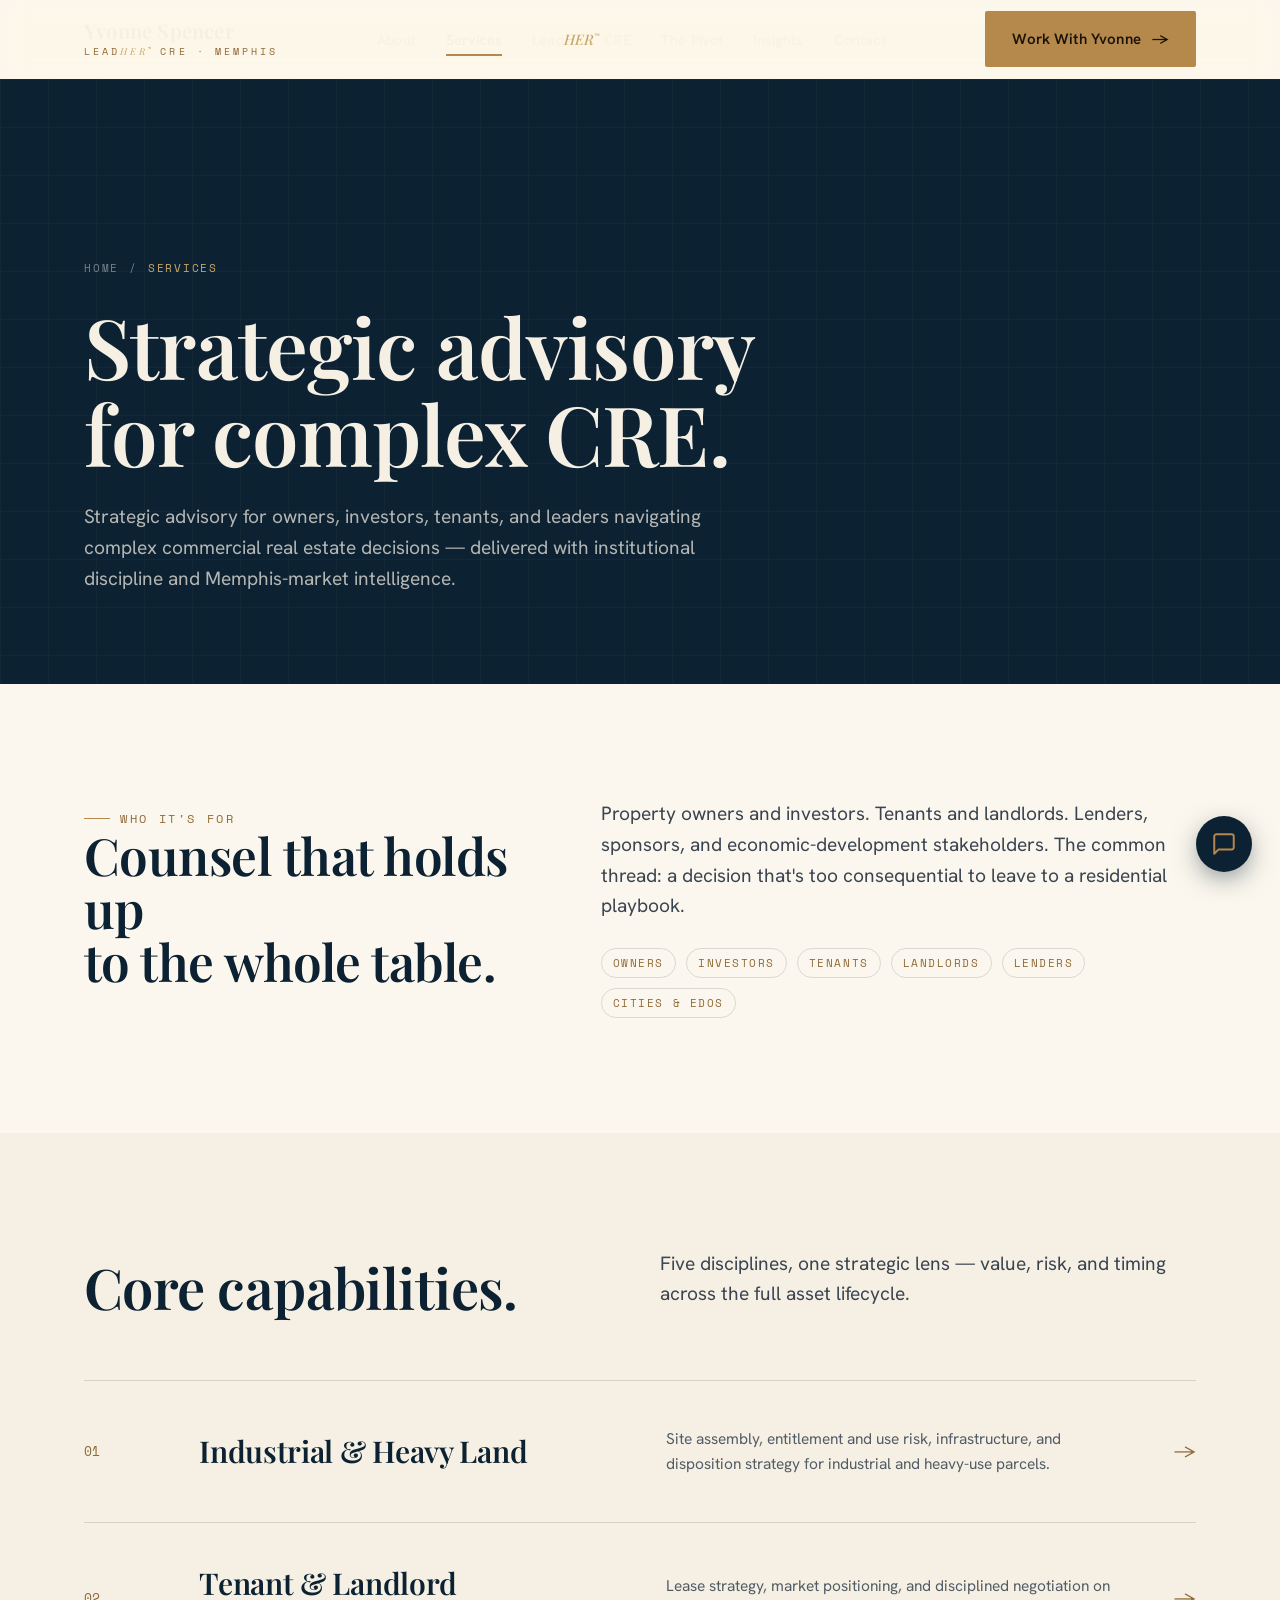
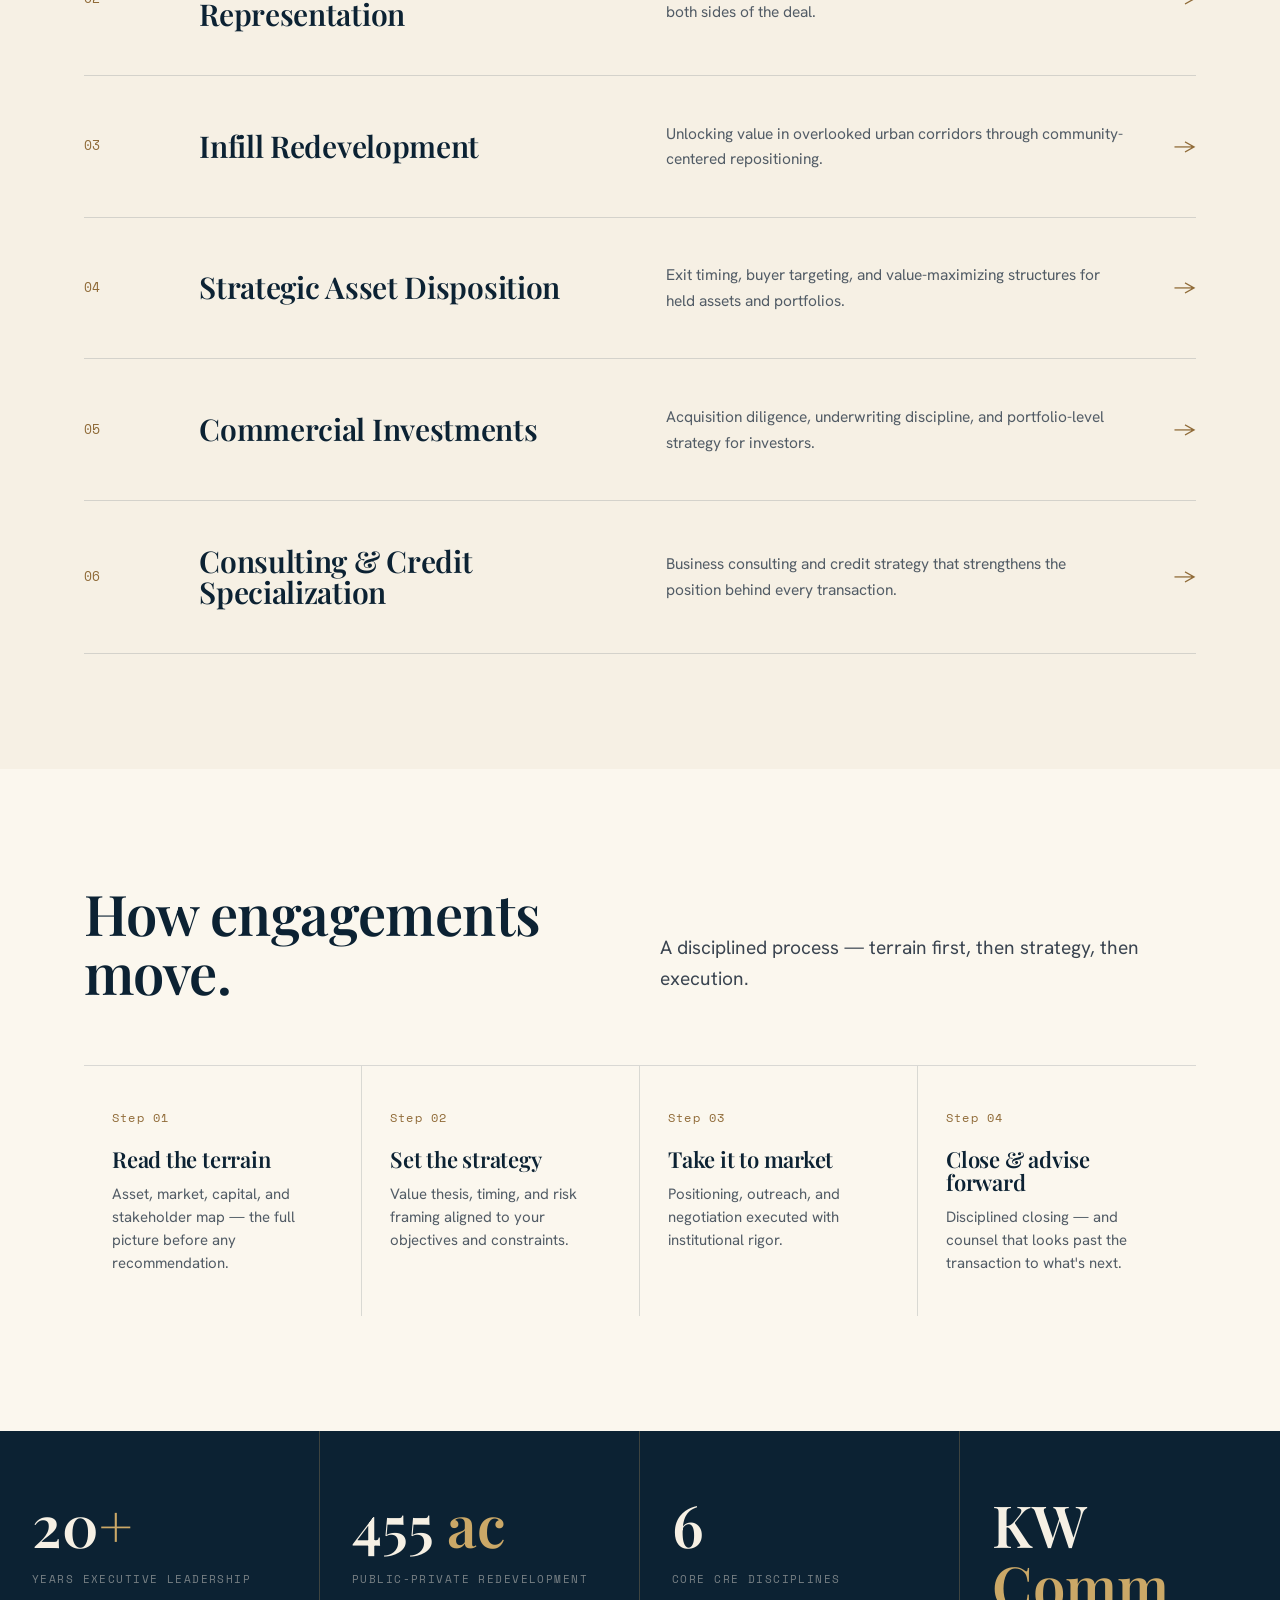
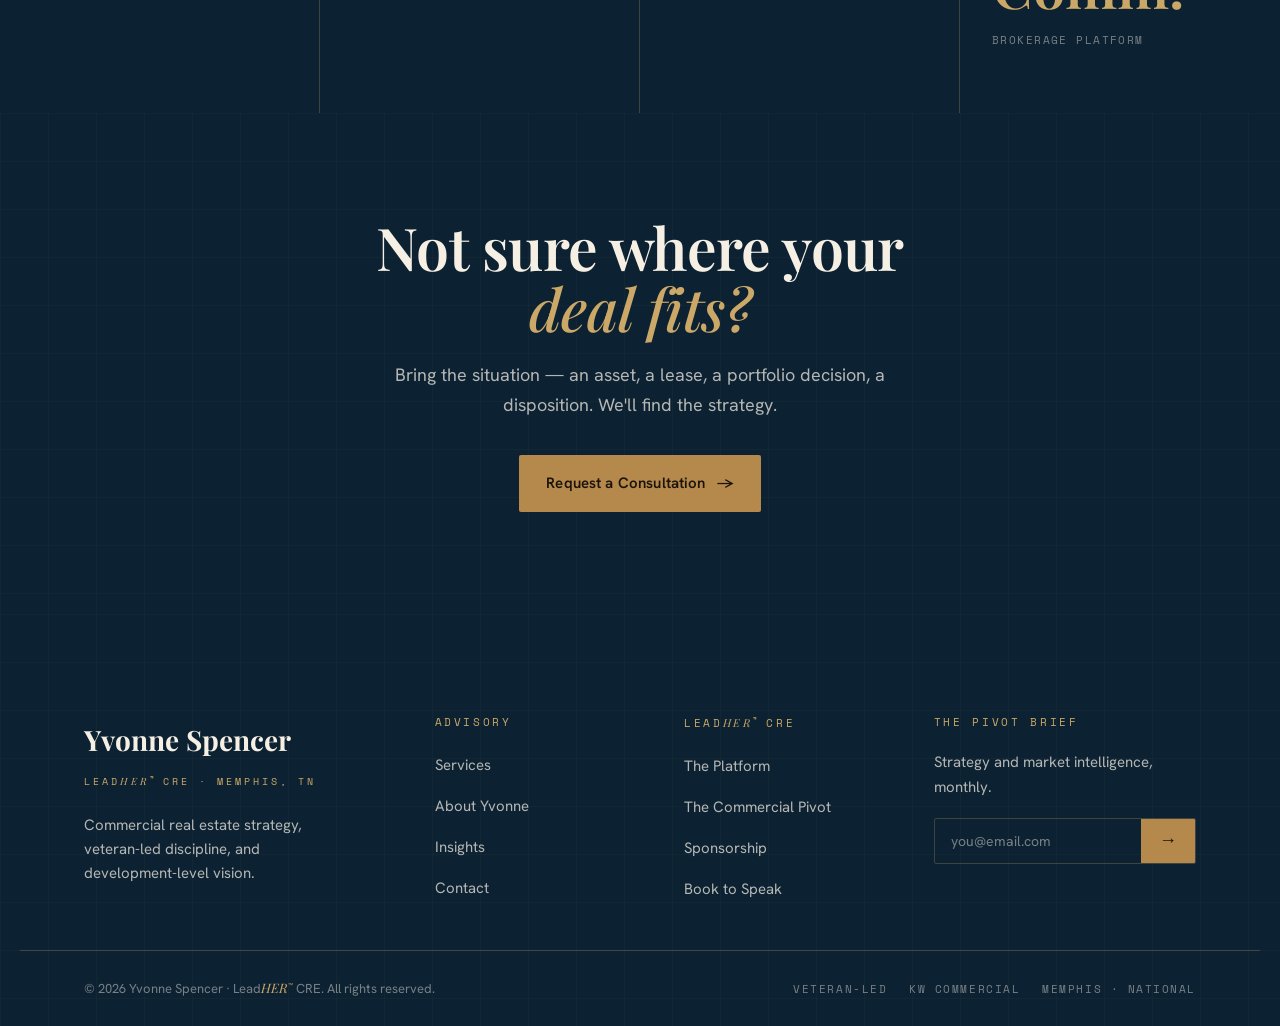
<file: services.html>
<!DOCTYPE html>
<html lang="en">
<head>
<meta charset="UTF-8">
<meta name="viewport" content="width=device-width, initial-scale=1.0">
<link rel="icon" type="image/svg+xml" href="favicon.svg">
<link rel="apple-touch-icon" href="favicon.svg">
<title>Services · Commercial Real Estate Advisory — Yvonne Spencer</title>
<meta name="description" content="Strategic advisory for owners, investors, tenants, and leaders navigating complex commercial real estate decisions.">
<script>document.documentElement.classList.add('js');</script>
<link rel="stylesheet" href="site.css">
<link rel="stylesheet" href="interior.css">
</head>
<body>

<nav class="nav on-dark">
  <div class="nav-inner">
    <a class="brand" href="index.html"><span class="name">Yvonne&nbsp;Spencer</span><span class="sub">Lead<span class="her">HER</span><sup class="tm">™</sup>&nbsp;CRE · Memphis</span></a>
    <ul class="nav-links">
      <li><a href="about.html">About</a></li>
      <li><a href="services.html" class="active">Services</a></li>
      <li><a href="leadher.html">Lead<span class="her">HER</span><sup class="tm">™</sup> CRE</a></li>
      <li><a href="commercial-pivot.html">The Pivot</a></li>
      <li><a href="index.html#insights">Insights</a></li>
      <li><a href="contact.html">Contact</a></li>
    </ul>
    <div class="nav-cta"><a href="contact.html" class="btn btn-bronze">Work With Yvonne <span class="arrow">→</span></a></div>
    <button class="nav-toggle" aria-label="Menu"><span></span><span></span><span></span></button>
  </div>
</nav>
<div class="mobile-menu">
  <a href="about.html">About</a><a href="services.html">Services</a><a href="leadher.html">Lead<span class="her">HER</span><sup class="tm">™</sup> CRE</a>
  <a href="commercial-pivot.html">The Commercial Pivot</a><a href="index.html#insights">Insights</a><a href="contact.html">Contact</a>
  <a href="contact.html" class="btn btn-bronze">Work With Yvonne →</a>
</div>

<header class="page-hero">
  <div class="bp blueprint"></div>
  <div class="inner">
    <div class="crumb reveal"><a href="index.html">Home</a><span>/</span>Services</div>
    <h1 class="reveal" data-d="1">Strategic advisory<br>for complex CRE.</h1>
    <p class="sub reveal" data-d="2">Strategic advisory for owners, investors, tenants, and leaders navigating
      complex commercial real estate decisions — delivered with institutional discipline and Memphis-market intelligence.</p>
  </div>
</header>

<!-- WHO IT'S FOR -->
<section class="section" style="background:var(--paper)">
  <div class="wrap intro-grid">
    <div class="reveal"><p class="eyebrow">Who it's for</p><h2>Counsel that holds up<br>to the whole table.</h2></div>
    <div class="reveal" data-d="1">
      <p class="lede">Property owners and investors. Tenants and landlords. Lenders, sponsors, and
        economic-development stakeholders. The common thread: a decision that's too consequential
        to leave to a residential playbook.</p>
      <div class="segmented" style="margin-top:26px">
        <span class="tag">Owners</span><span class="tag">Investors</span><span class="tag">Tenants</span>
        <span class="tag">Landlords</span><span class="tag">Lenders</span><span class="tag">Cities &amp; EDOs</span>
      </div>
    </div>
  </div>
</section>

<!-- SERVICE ROWS -->
<section class="section blueprint-fine" style="background:var(--cream)">
  <div class="wrap">
    <div class="head-block reveal"><h2>Core capabilities.</h2>
      <div class="h2-aside"><p class="lede">Five disciplines, one strategic lens — value, risk, and timing across the full asset lifecycle.</p></div></div>
    <div class="svc-rows">
      <a href="contact.html" class="svc-row reveal"><span class="sr-n">01</span><h3>Industrial &amp; Heavy Land</h3><p>Site assembly, entitlement and use risk, infrastructure, and disposition strategy for industrial and heavy-use parcels.</p><span class="sr-go">→</span></a>
      <a href="contact.html" class="svc-row reveal"><span class="sr-n">02</span><h3>Tenant &amp; Landlord Representation</h3><p>Lease strategy, market positioning, and disciplined negotiation on both sides of the deal.</p><span class="sr-go">→</span></a>
      <a href="contact.html" class="svc-row reveal"><span class="sr-n">03</span><h3>Infill Redevelopment</h3><p>Unlocking value in overlooked urban corridors through community-centered repositioning.</p><span class="sr-go">→</span></a>
      <a href="contact.html" class="svc-row reveal"><span class="sr-n">04</span><h3>Strategic Asset Disposition</h3><p>Exit timing, buyer targeting, and value-maximizing structures for held assets and portfolios.</p><span class="sr-go">→</span></a>
      <a href="contact.html" class="svc-row reveal"><span class="sr-n">05</span><h3>Commercial Investments</h3><p>Acquisition diligence, underwriting discipline, and portfolio-level strategy for investors.</p><span class="sr-go">→</span></a>
      <a href="contact.html" class="svc-row reveal"><span class="sr-n">06</span><h3>Consulting &amp; Credit Specialization</h3><p>Business consulting and credit strategy that strengthens the position behind every transaction.</p><span class="sr-go">→</span></a>
    </div>
  </div>
</section>

<!-- PROCESS -->
<section class="section" style="background:var(--paper)">
  <div class="wrap">
    <div class="head-block reveal"><h2>How engagements<br>move.</h2>
      <div class="h2-aside"><p class="lede">A disciplined process — terrain first, then strategy, then execution.</p></div></div>
    <div class="steps">
      <div class="step reveal"><span class="sn">Step 01</span><h3>Read the terrain</h3><p>Asset, market, capital, and stakeholder map — the full picture before any recommendation.</p></div>
      <div class="step reveal" data-d="1"><span class="sn">Step 02</span><h3>Set the strategy</h3><p>Value thesis, timing, and risk framing aligned to your objectives and constraints.</p></div>
      <div class="step reveal" data-d="2"><span class="sn">Step 03</span><h3>Take it to market</h3><p>Positioning, outreach, and negotiation executed with institutional rigor.</p></div>
      <div class="step reveal" data-d="3"><span class="sn">Step 04</span><h3>Close &amp; advise forward</h3><p>Disciplined closing — and counsel that looks past the transaction to what's next.</p></div>
    </div>
  </div>
</section>

<!-- CREDIBILITY -->
<section class="statband">
  <div class="row">
    <div class="stat reveal"><span class="num">20<span class="amber">+</span></span><span class="cap">Years executive leadership</span></div>
    <div class="stat reveal" data-d="1"><span class="num">455<span class="amber"> ac</span></span><span class="cap">Public-private redevelopment</span></div>
    <div class="stat reveal" data-d="2"><span class="num">6</span><span class="cap">Core CRE disciplines</span></div>
    <div class="stat reveal" data-d="3"><span class="num">KW<span class="amber"> Comm.</span></span><span class="cap">Brokerage platform</span></div>
  </div>
</section>

<!-- CTA -->
<section class="cta-band">
  <div class="bp blueprint"></div>
  <div class="wrap inner">
    <h2 class="reveal">Not sure where your<br><span class="amber">deal fits?</span></h2>
    <p class="reveal" data-d="1">Bring the situation — an asset, a lease, a portfolio decision, a disposition. We'll find the strategy.</p>
    <div class="btns reveal" data-d="2"><a href="contact.html" class="btn btn-bronze">Request a Consultation <span class="arrow">→</span></a></div>
  </div>
</section>

<footer class="footer">
  <div class="blueprint-overlay blueprint"></div>
  <div class="footer-inner"><div class="footer-grid">
    <div class="f-brand"><div class="name">Yvonne Spencer</div><div class="sub">Lead<span class="her">HER</span><sup class="tm">™</sup> CRE · Memphis, TN</div>
      <p>Commercial real estate strategy, veteran-led discipline, and development-level vision.</p></div>
    <div><h4>Advisory</h4><ul><li><a href="services.html">Services</a></li><li><a href="about.html">About Yvonne</a></li><li><a href="index.html#insights">Insights</a></li><li><a href="contact.html">Contact</a></li></ul></div>
    <div><h4>Lead<span class="her">HER</span><sup class="tm">™</sup> CRE</h4><ul><li><a href="leadher.html">The Platform</a></li><li><a href="commercial-pivot.html">The Commercial Pivot</a></li><li><a href="contact.html">Sponsorship</a></li><li><a href="contact.html">Book to Speak</a></li></ul></div>
    <div class="newsletter"><h4>The Pivot Brief</h4><p>Strategy and market intelligence, monthly.</p>
      <form class="news-form" onsubmit="return false"><input type="email" placeholder="you@email.com" aria-label="Email"><button type="submit" aria-label="Subscribe">→</button></form></div>
  </div></div>
  <div class="footer-bottom"><p>© <span data-year>2026</span> Yvonne Spencer · Lead<span class="her">HER</span><sup class="tm">™</sup> CRE. All rights reserved.</p>
    <div class="badges"><span>Veteran-Led</span><span>KW Commercial</span><span>Memphis · National</span></div></div>
</footer>

<script src="site.js"></script>
<script src="chat.js"></script>
</body>
</html>
</file>
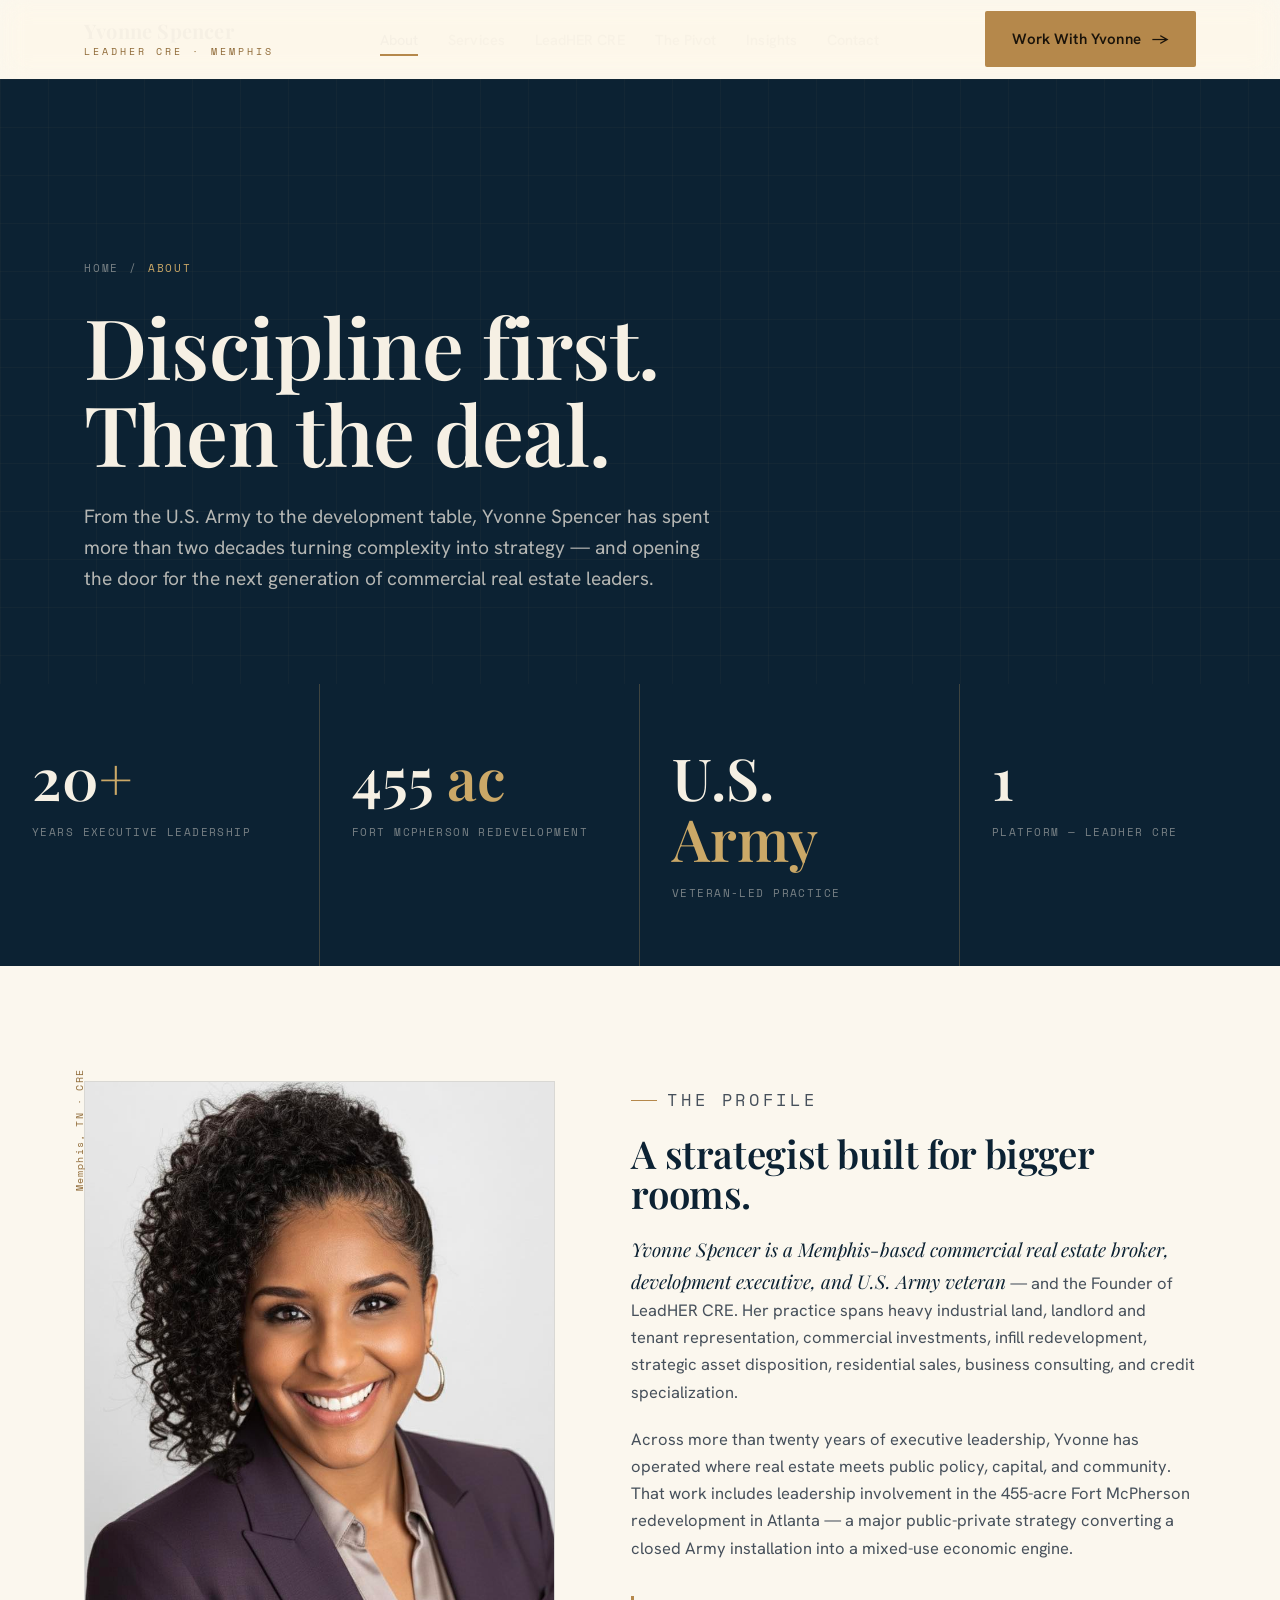
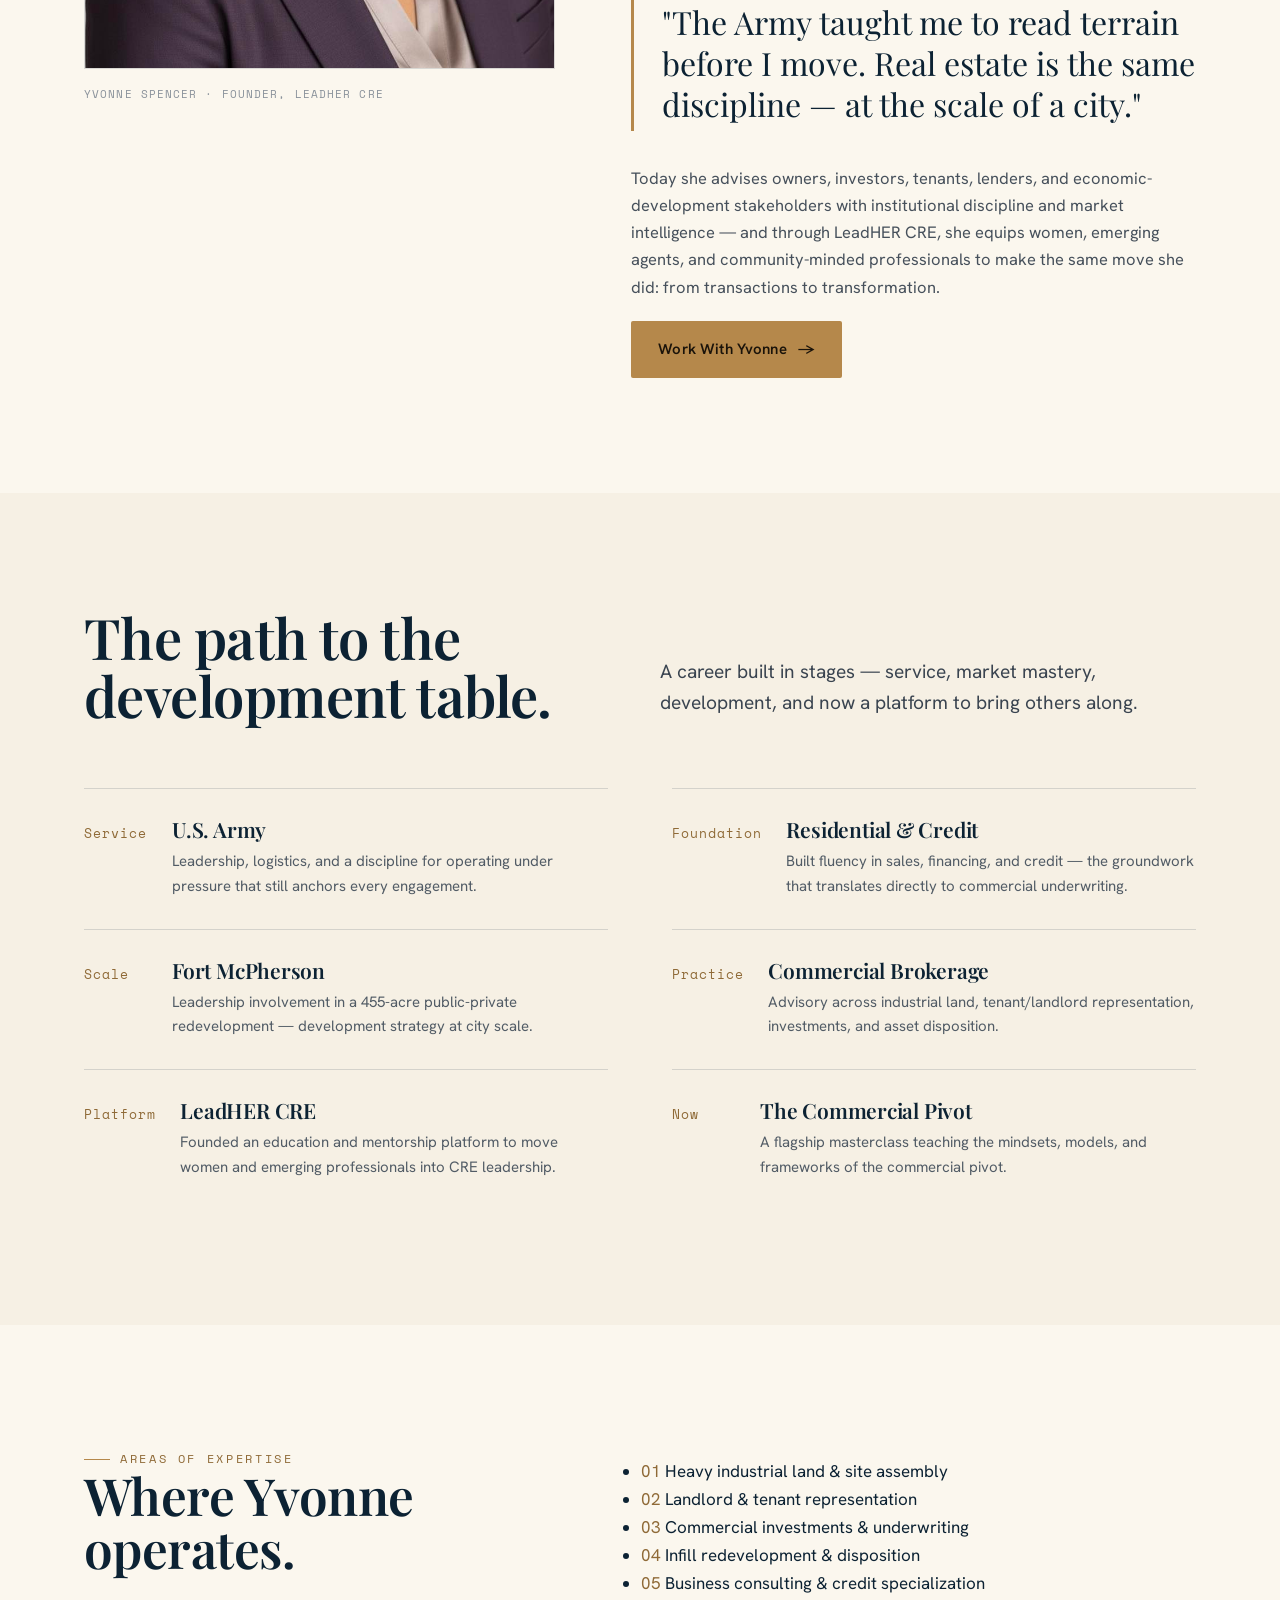
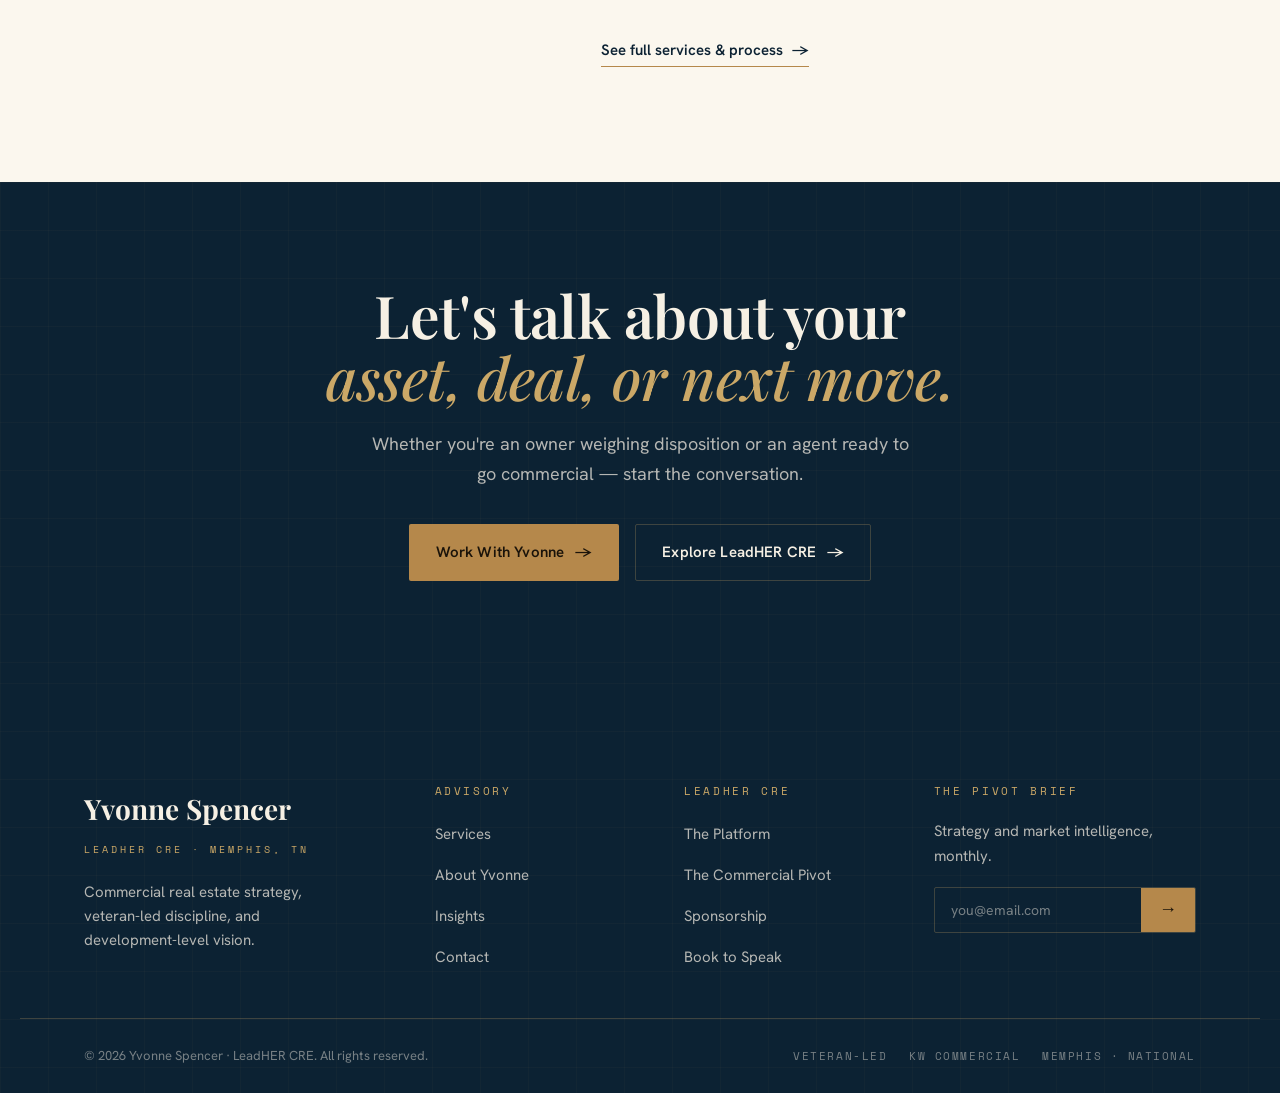
<file: project/about.html>
<!DOCTYPE html>
<html lang="en">
<head>
<meta charset="UTF-8">
<meta name="viewport" content="width=device-width, initial-scale=1.0">
<title>About Yvonne Spencer · CRE Strategist & Development Executive</title>
<meta name="description" content="U.S. Army veteran, commercial real estate strategist, development executive, and Founder of LeadHER CRE. More than 20 years of executive leadership.">
<script>document.documentElement.classList.add('js');</script>
<link rel="stylesheet" href="site.css">
<link rel="stylesheet" href="interior.css">
</head>
<body>

<nav class="nav on-dark">
  <div class="nav-inner">
    <a class="brand" href="index.html"><span class="name">Yvonne&nbsp;Spencer</span><span class="sub">LeadHER&nbsp;CRE · Memphis</span></a>
    <ul class="nav-links">
      <li><a href="about.html" class="active">About</a></li>
      <li><a href="services.html">Services</a></li>
      <li><a href="leadher.html">LeadHER CRE</a></li>
      <li><a href="commercial-pivot.html">The Pivot</a></li>
      <li><a href="index.html#insights">Insights</a></li>
      <li><a href="contact.html">Contact</a></li>
    </ul>
    <div class="nav-cta"><a href="contact.html" class="btn btn-bronze">Work With Yvonne <span class="arrow">→</span></a></div>
    <button class="nav-toggle" aria-label="Menu"><span></span><span></span><span></span></button>
  </div>
</nav>
<div class="mobile-menu">
  <a href="about.html">About</a><a href="services.html">Services</a><a href="leadher.html">LeadHER CRE</a>
  <a href="commercial-pivot.html">The Commercial Pivot</a><a href="index.html#insights">Insights</a><a href="contact.html">Contact</a>
  <a href="contact.html" class="btn btn-bronze">Work With Yvonne →</a>
</div>

<!-- PAGE HERO -->
<header class="page-hero">
  <div class="bp blueprint"></div>
  <div class="inner">
    <div class="crumb reveal"><a href="index.html">Home</a><span>/</span>About</div>
    <h1 class="reveal" data-d="1">Discipline first.<br>Then the deal.</h1>
    <p class="sub reveal" data-d="2">From the U.S. Army to the development table, Yvonne Spencer has spent more than
      two decades turning complexity into strategy — and opening the door for the next generation of
      commercial real estate leaders.</p>
  </div>
</header>

<!-- STAT BAND -->
<section class="statband">
  <div class="row">
    <div class="stat reveal"><span class="num">20<span class="amber">+</span></span><span class="cap">Years executive leadership</span></div>
    <div class="stat reveal" data-d="1"><span class="num">455<span class="amber"> ac</span></span><span class="cap">Fort McPherson redevelopment</span></div>
    <div class="stat reveal" data-d="2"><span class="num">U.S.<span class="amber"> Army</span></span><span class="cap">Veteran-led practice</span></div>
    <div class="stat reveal" data-d="3"><span class="num">1</span><span class="cap">Platform — LeadHER CRE</span></div>
  </div>
</section>

<!-- BIO -->
<section class="section" style="background:var(--paper)">
  <div class="wrap bio-grid">
    <div class="bio-photo reveal">
      <span class="vtag">Memphis, TN · CRE</span>
      <div class="imgmain"><img src="assets/yvonne-portrait.jpg" alt="Yvonne Spencer, Founder of LeadHER CRE"></div>
      <p class="photo-cap">Yvonne Spencer · Founder, LeadHER CRE</p>
    </div>
    <div class="bio-body reveal" data-d="1">
      <p class="eyebrow">The Profile</p>
      <h2>A strategist built for bigger rooms.</h2>
      <p><span class="lead-in">Yvonne Spencer is a Memphis-based commercial real estate broker, development
        executive, and U.S. Army veteran</span> — and the Founder of LeadHER CRE. Her practice spans heavy
        industrial land, landlord and tenant representation, commercial investments, infill redevelopment,
        strategic asset disposition, residential sales, business consulting, and credit specialization.</p>
      <p>Across more than twenty years of executive leadership, Yvonne has operated where real estate meets
        public policy, capital, and community. That work includes leadership involvement in the 455-acre
        Fort McPherson redevelopment in Atlanta — a major public-private strategy converting a closed Army
        installation into a mixed-use economic engine.</p>
      <blockquote class="bio-pullquote">"The Army taught me to read terrain before I move. Real estate
        is the same discipline — at the scale of a city."</blockquote>
      <p>Today she advises owners, investors, tenants, lenders, and economic-development stakeholders with
        institutional discipline and market intelligence — and through LeadHER CRE, she equips women,
        emerging agents, and community-minded professionals to make the same move she did: from
        transactions to transformation.</p>
      <a href="contact.html" class="btn btn-bronze">Work With Yvonne <span class="arrow">→</span></a>
    </div>
  </div>
</section>

<!-- TIMELINE -->
<section class="section blueprint-fine" style="background:var(--cream)">
  <div class="wrap">
    <div class="head-block reveal">
      <h2>The path to the<br>development table.</h2>
      <div class="h2-aside"><p class="lede">A career built in stages — service, market mastery, development,
        and now a platform to bring others along.</p></div>
    </div>
    <div class="timeline">
      <div class="tl-item reveal"><span class="tl-year">Service</span><div class="tl-c"><h3>U.S. Army</h3><p>Leadership, logistics, and a discipline for operating under pressure that still anchors every engagement.</p></div></div>
      <div class="tl-item reveal" data-d="1"><span class="tl-year">Foundation</span><div class="tl-c"><h3>Residential &amp; Credit</h3><p>Built fluency in sales, financing, and credit — the groundwork that translates directly to commercial underwriting.</p></div></div>
      <div class="tl-item reveal"><span class="tl-year">Scale</span><div class="tl-c"><h3>Fort McPherson</h3><p>Leadership involvement in a 455-acre public-private redevelopment — development strategy at city scale.</p></div></div>
      <div class="tl-item reveal" data-d="1"><span class="tl-year">Practice</span><div class="tl-c"><h3>Commercial Brokerage</h3><p>Advisory across industrial land, tenant/landlord representation, investments, and asset disposition.</p></div></div>
      <div class="tl-item reveal"><span class="tl-year">Platform</span><div class="tl-c"><h3>LeadHER CRE</h3><p>Founded an education and mentorship platform to move women and emerging professionals into CRE leadership.</p></div></div>
      <div class="tl-item reveal" data-d="1"><span class="tl-year">Now</span><div class="tl-c"><h3>The Commercial Pivot</h3><p>A flagship masterclass teaching the mindsets, models, and frameworks of the commercial pivot.</p></div></div>
    </div>
  </div>
</section>

<!-- EXPERTISE -->
<section class="section" style="background:var(--paper)">
  <div class="wrap intro-grid">
    <div class="reveal"><p class="eyebrow">Areas of Expertise</p><h2>Where Yvonne<br>operates.</h2></div>
    <div class="reveal" data-d="1">
      <ul class="lh-points" style="border-color:var(--line)">
        <li style="color:var(--navy);border-color:var(--line)"><span style="color:var(--bronze-dk)">01</span> Heavy industrial land &amp; site assembly</li>
        <li style="color:var(--navy);border-color:var(--line)"><span style="color:var(--bronze-dk)">02</span> Landlord &amp; tenant representation</li>
        <li style="color:var(--navy);border-color:var(--line)"><span style="color:var(--bronze-dk)">03</span> Commercial investments &amp; underwriting</li>
        <li style="color:var(--navy);border-color:var(--line)"><span style="color:var(--bronze-dk)">04</span> Infill redevelopment &amp; disposition</li>
        <li style="color:var(--navy);border-color:var(--line)"><span style="color:var(--bronze-dk)">05</span> Business consulting &amp; credit specialization</li>
      </ul>
      <a href="services.html" class="txtlink" style="margin-top:24px">See full services &amp; process <span class="arrow">→</span></a>
    </div>
  </div>
</section>

<!-- CTA -->
<section class="cta-band">
  <div class="bp blueprint"></div>
  <div class="wrap inner">
    <h2 class="reveal">Let's talk about your<br><span class="amber">asset, deal, or next move.</span></h2>
    <p class="reveal" data-d="1">Whether you're an owner weighing disposition or an agent ready to go commercial — start the conversation.</p>
    <div class="btns reveal" data-d="2">
      <a href="contact.html" class="btn btn-bronze">Work With Yvonne <span class="arrow">→</span></a>
      <a href="leadher.html" class="btn btn-ghost on-dark">Explore LeadHER CRE <span class="arrow">→</span></a>
    </div>
  </div>
</section>

<!-- FOOTER -->
<footer class="footer">
  <div class="blueprint-overlay blueprint"></div>
  <div class="footer-inner"><div class="footer-grid">
    <div class="f-brand"><div class="name">Yvonne Spencer</div><div class="sub">LeadHER CRE · Memphis, TN</div>
      <p>Commercial real estate strategy, veteran-led discipline, and development-level vision.</p></div>
    <div><h4>Advisory</h4><ul><li><a href="services.html">Services</a></li><li><a href="about.html">About Yvonne</a></li><li><a href="index.html#insights">Insights</a></li><li><a href="contact.html">Contact</a></li></ul></div>
    <div><h4>LeadHER CRE</h4><ul><li><a href="leadher.html">The Platform</a></li><li><a href="commercial-pivot.html">The Commercial Pivot</a></li><li><a href="contact.html">Sponsorship</a></li><li><a href="contact.html">Book to Speak</a></li></ul></div>
    <div class="newsletter"><h4>The Pivot Brief</h4><p>Strategy and market intelligence, monthly.</p>
      <form class="news-form" onsubmit="return false"><input type="email" placeholder="you@email.com" aria-label="Email"><button type="submit" aria-label="Subscribe">→</button></form></div>
  </div></div>
  <div class="footer-bottom"><p>© <span data-year>2026</span> Yvonne Spencer · LeadHER CRE. All rights reserved.</p>
    <div class="badges"><span>Veteran-Led</span><span>KW Commercial</span><span>Memphis · National</span></div></div>
</footer>

<script src="site.js"></script>
</body>
</html>
</file>
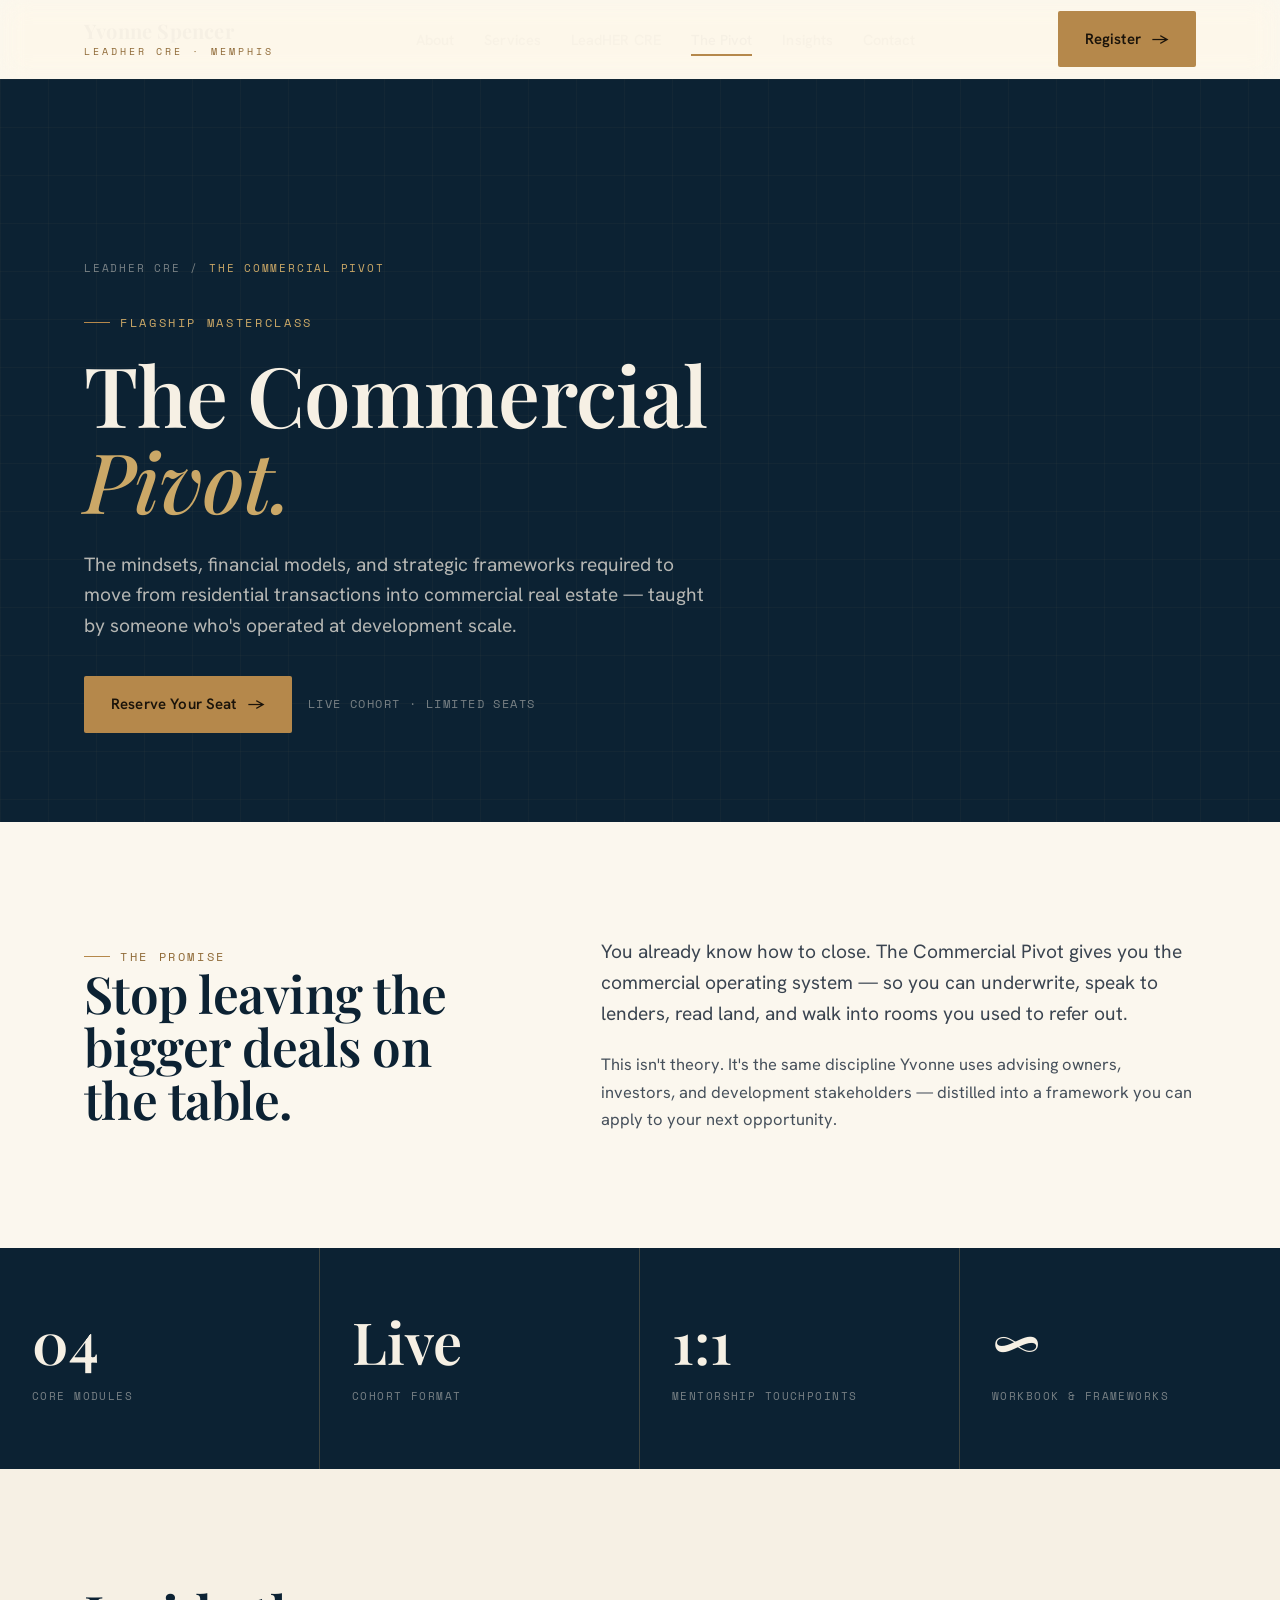
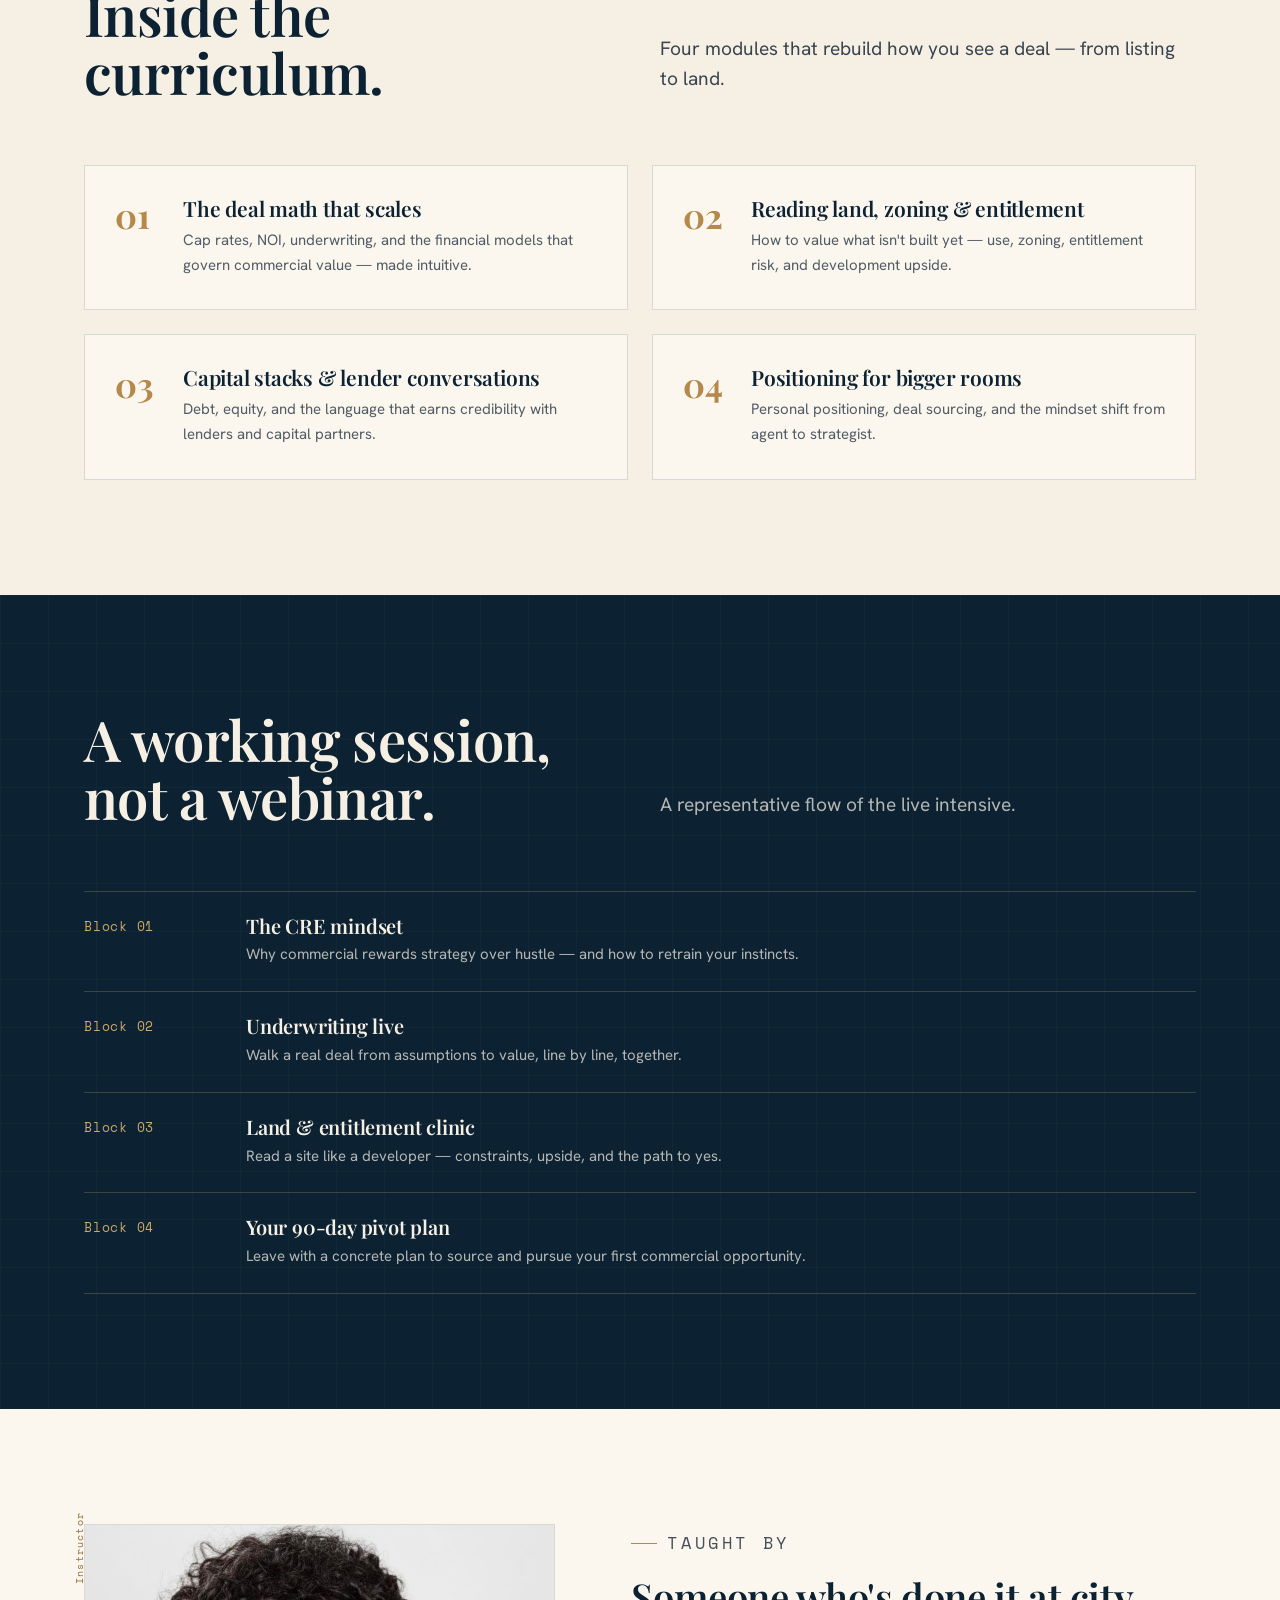
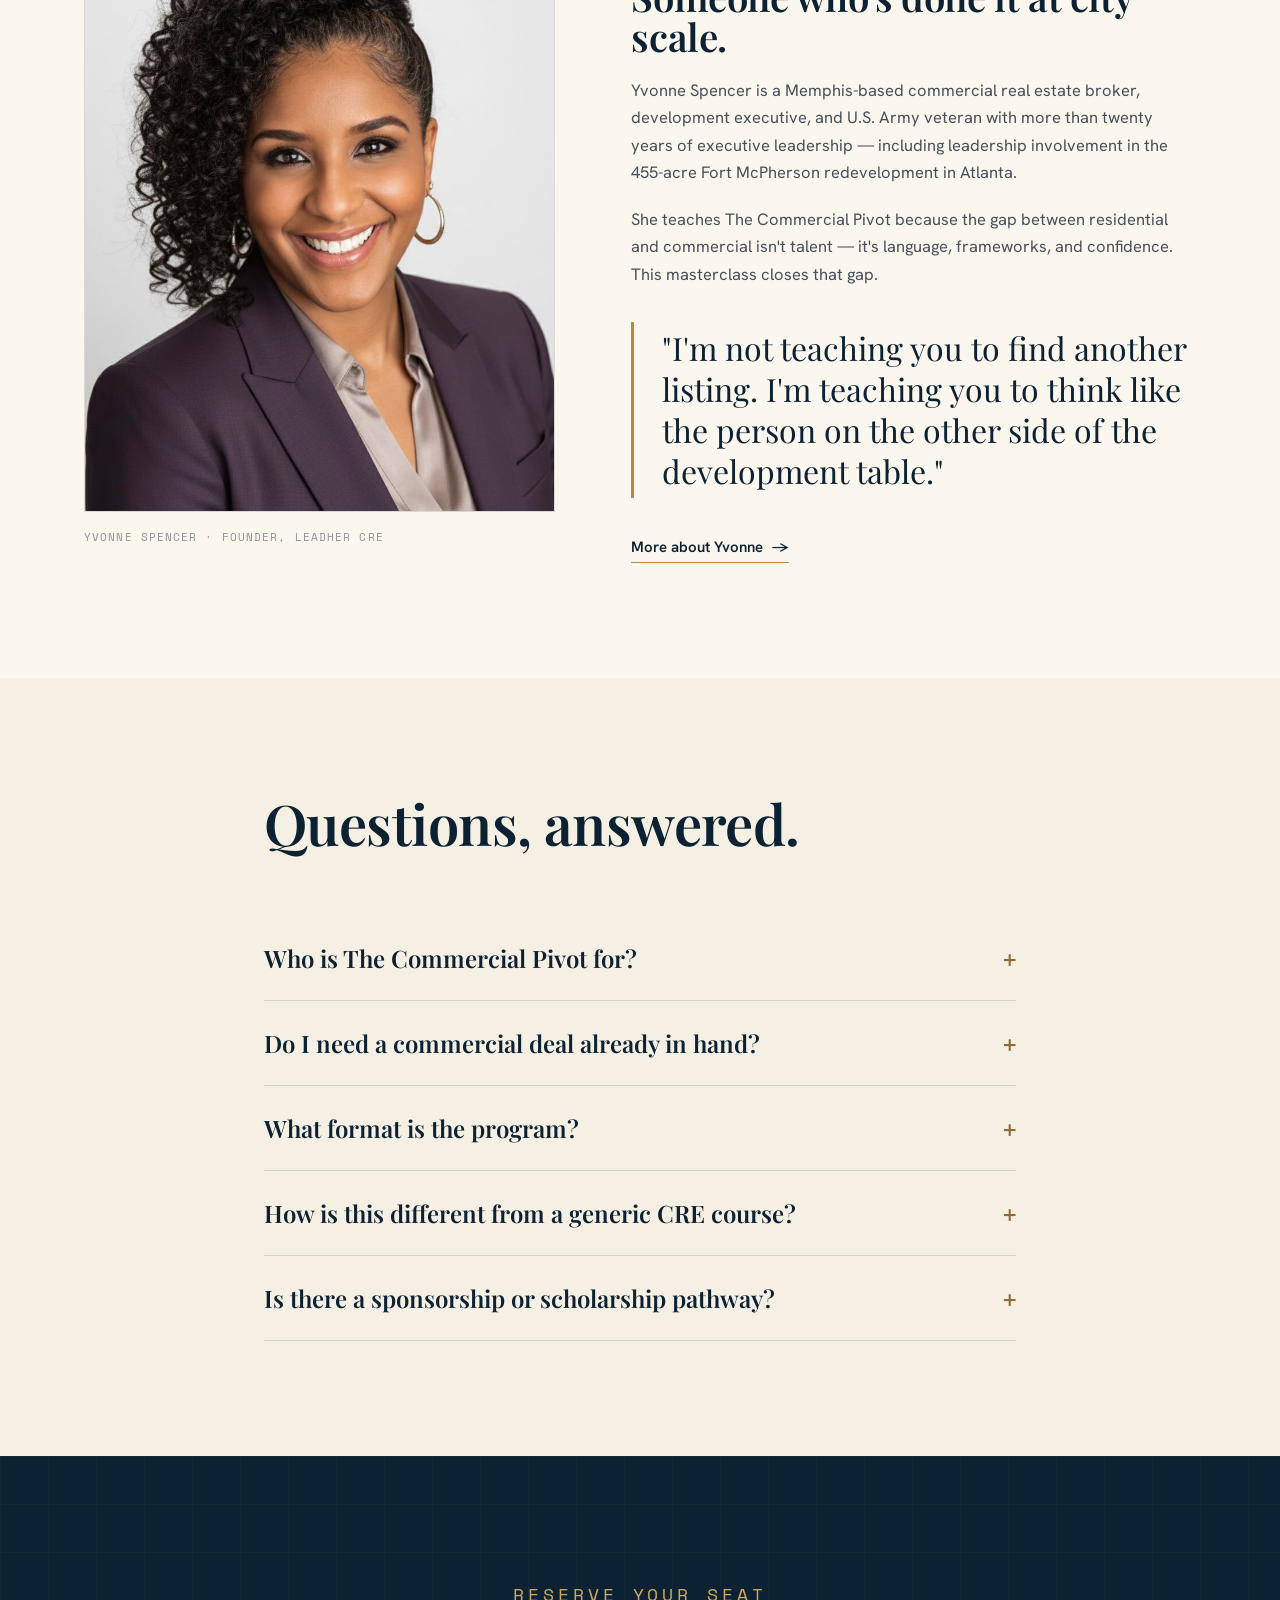
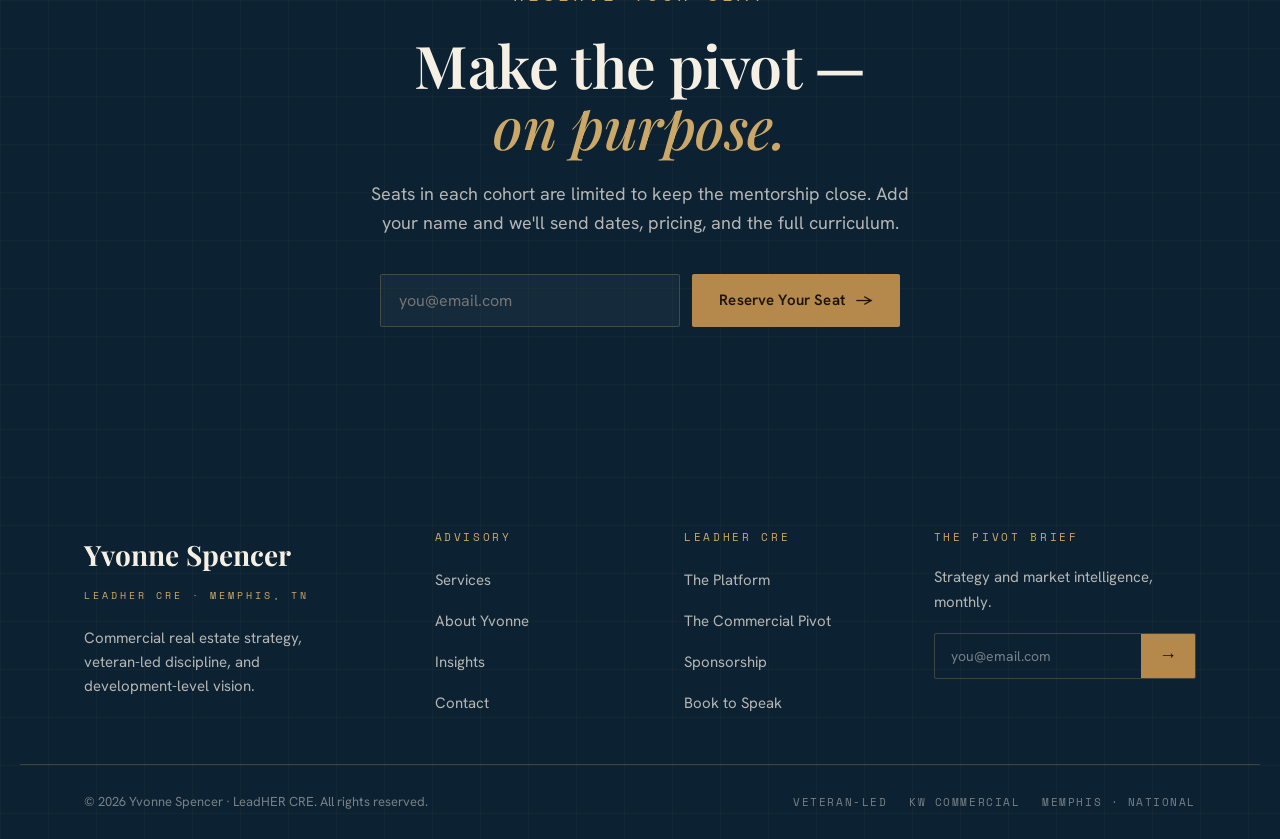
<file: project/commercial-pivot.html>
<!DOCTYPE html>
<html lang="en">
<head>
<meta charset="UTF-8">
<meta name="viewport" content="width=device-width, initial-scale=1.0">
<title>The Commercial Pivot · Masterclass — LeadHER CRE</title>
<meta name="description" content="The Commercial Pivot is a masterclass teaching the mindsets, financial models, and strategic frameworks to move from residential transactions into commercial real estate.">
<script>document.documentElement.classList.add('js');</script>
<link rel="stylesheet" href="site.css">
<link rel="stylesheet" href="interior.css">
</head>
<body>

<nav class="nav on-dark">
  <div class="nav-inner">
    <a class="brand" href="index.html"><span class="name">Yvonne&nbsp;Spencer</span><span class="sub">LeadHER&nbsp;CRE · Memphis</span></a>
    <ul class="nav-links">
      <li><a href="about.html">About</a></li>
      <li><a href="services.html">Services</a></li>
      <li><a href="leadher.html">LeadHER CRE</a></li>
      <li><a href="commercial-pivot.html" class="active">The Pivot</a></li>
      <li><a href="index.html#insights">Insights</a></li>
      <li><a href="contact.html">Contact</a></li>
    </ul>
    <div class="nav-cta"><a href="#register" class="btn btn-bronze">Register <span class="arrow">→</span></a></div>
    <button class="nav-toggle" aria-label="Menu"><span></span><span></span><span></span></button>
  </div>
</nav>
<div class="mobile-menu">
  <a href="about.html">About</a><a href="services.html">Services</a><a href="leadher.html">LeadHER CRE</a>
  <a href="commercial-pivot.html">The Commercial Pivot</a><a href="index.html#insights">Insights</a><a href="contact.html">Contact</a>
  <a href="#register" class="btn btn-bronze">Register →</a>
</div>

<header class="page-hero">
  <div class="bp blueprint"></div>
  <div class="inner">
    <div class="crumb reveal"><a href="leadher.html">LeadHER CRE</a><span>/</span>The Commercial Pivot</div>
    <p class="eyebrow on-dark reveal" data-d="1" style="margin-top:8px">Flagship Masterclass</p>
    <h1 class="reveal" data-d="1" style="margin-top:18px">The Commercial<br><span style="color:var(--bronze-lt);font-style:italic;font-weight:500">Pivot.</span></h1>
    <p class="sub reveal" data-d="2">The mindsets, financial models, and strategic frameworks required to move
      from residential transactions into commercial real estate — taught by someone who's operated at development scale.</p>
    <div class="btns reveal" data-d="3" style="display:flex;gap:16px;flex-wrap:wrap;margin-top:34px;align-items:center">
      <a href="#register" class="btn btn-bronze">Reserve Your Seat <span class="arrow">→</span></a>
      <span style="font-family:var(--mono);font-size:12px;letter-spacing:.12em;text-transform:uppercase;color:var(--cream-faint)">Live cohort · Limited seats</span>
    </div>
  </div>
</header>

<!-- PROMISE -->
<section class="section" style="background:var(--paper)">
  <div class="wrap intro-grid">
    <div class="reveal"><p class="eyebrow">The Promise</p><h2>Stop leaving the<br>bigger deals on<br>the table.</h2></div>
    <div class="reveal" data-d="1">
      <p class="lede">You already know how to close. The Commercial Pivot gives you the commercial
        operating system — so you can underwrite, speak to lenders, read land, and walk into rooms
        you used to refer out.</p>
      <p style="color:#46505b;margin-top:22px;font-size:16.5px">This isn't theory. It's the same discipline
        Yvonne uses advising owners, investors, and development stakeholders — distilled into a framework
        you can apply to your next opportunity.</p>
    </div>
  </div>
</section>

<!-- OUTCOMES -->
<section class="statband">
  <div class="row">
    <div class="stat reveal"><span class="num">04</span><span class="cap">Core modules</span></div>
    <div class="stat reveal" data-d="1"><span class="num">Live</span><span class="cap">Cohort format</span></div>
    <div class="stat reveal" data-d="2"><span class="num">1:1</span><span class="cap">Mentorship touchpoints</span></div>
    <div class="stat reveal" data-d="3"><span class="num">∞</span><span class="cap">Workbook &amp; frameworks</span></div>
  </div>
</section>

<!-- CURRICULUM -->
<section class="section blueprint-fine" style="background:var(--cream)">
  <div class="wrap">
    <div class="head-block reveal"><h2>Inside the<br>curriculum.</h2>
      <div class="h2-aside"><p class="lede">Four modules that rebuild how you see a deal — from listing to land.</p></div></div>
    <div class="curric">
      <div class="mod reveal"><span class="mn">01</span><div><h3>The deal math that scales</h3><p>Cap rates, NOI, underwriting, and the financial models that govern commercial value — made intuitive.</p></div></div>
      <div class="mod reveal" data-d="1"><span class="mn">02</span><div><h3>Reading land, zoning &amp; entitlement</h3><p>How to value what isn't built yet — use, zoning, entitlement risk, and development upside.</p></div></div>
      <div class="mod reveal"><span class="mn">03</span><div><h3>Capital stacks &amp; lender conversations</h3><p>Debt, equity, and the language that earns credibility with lenders and capital partners.</p></div></div>
      <div class="mod reveal" data-d="1"><span class="mn">04</span><div><h3>Positioning for bigger rooms</h3><p>Personal positioning, deal sourcing, and the mindset shift from agent to strategist.</p></div></div>
    </div>
  </div>
</section>

<!-- AGENDA -->
<section class="section" style="background:var(--navy);color:var(--cream);position:relative;overflow:hidden">
  <div class="blueprint" style="position:absolute;inset:0;opacity:.5"></div>
  <div class="wrap" style="position:relative">
    <div class="head-block reveal"><h2 style="color:var(--cream)">A working session,<br>not a webinar.</h2>
      <div class="h2-aside"><p class="lede" style="color:var(--cream-dim)">A representative flow of the live intensive.</p></div></div>
    <div class="agenda">
      <div class="ag-row reveal"><span class="ag-time">Block 01</span><div><h3>The CRE mindset</h3><p>Why commercial rewards strategy over hustle — and how to retrain your instincts.</p></div></div>
      <div class="ag-row reveal"><span class="ag-time">Block 02</span><div><h3>Underwriting live</h3><p>Walk a real deal from assumptions to value, line by line, together.</p></div></div>
      <div class="ag-row reveal"><span class="ag-time">Block 03</span><div><h3>Land &amp; entitlement clinic</h3><p>Read a site like a developer — constraints, upside, and the path to yes.</p></div></div>
      <div class="ag-row reveal"><span class="ag-time">Block 04</span><div><h3>Your 90-day pivot plan</h3><p>Leave with a concrete plan to source and pursue your first commercial opportunity.</p></div></div>
    </div>
  </div>
</section>

<!-- INSTRUCTOR -->
<section class="section" style="background:var(--paper)">
  <div class="wrap bio-grid">
    <div class="bio-photo reveal">
      <span class="vtag">Instructor</span>
      <div class="imgmain"><img src="assets/yvonne-portrait.jpg" alt="Yvonne Spencer, instructor of The Commercial Pivot"></div>
      <p class="photo-cap">Yvonne Spencer · Founder, LeadHER CRE</p>
    </div>
    <div class="bio-body reveal" data-d="1">
      <p class="eyebrow">Taught by</p>
      <h2>Someone who's done it at city scale.</h2>
      <p>Yvonne Spencer is a Memphis-based commercial real estate broker, development executive, and U.S.
        Army veteran with more than twenty years of executive leadership — including leadership involvement
        in the 455-acre Fort McPherson redevelopment in Atlanta.</p>
      <p>She teaches The Commercial Pivot because the gap between residential and commercial isn't talent —
        it's language, frameworks, and confidence. This masterclass closes that gap.</p>
      <blockquote class="bio-pullquote">"I'm not teaching you to find another listing. I'm teaching you
        to think like the person on the other side of the development table."</blockquote>
      <a href="about.html" class="txtlink">More about Yvonne <span class="arrow">→</span></a>
    </div>
  </div>
</section>

<!-- FAQ -->
<section class="section blueprint-fine" style="background:var(--cream)">
  <div class="wrap" style="max-width:880px">
    <div class="head-block reveal" style="grid-template-columns:1fr"><h2>Questions, answered.</h2></div>
    <div class="reveal">
      <div class="faq-item"><button class="faq-q">Who is The Commercial Pivot for? <span class="pm">+</span></button>
        <div class="faq-a"><p>Residential agents, women in real estate, and emerging professionals ready to move
          into commercial brokerage, investments, land, and development. You don't need prior commercial
          experience — you need the willingness to learn a new operating system.</p></div></div>
      <div class="faq-item"><button class="faq-q">Do I need a commercial deal already in hand? <span class="pm">+</span></button>
        <div class="faq-a"><p>No. The masterclass is built to prepare you for your first commercial opportunity —
          including a 90-day plan to source and pursue one with confidence.</p></div></div>
      <div class="faq-item"><button class="faq-q">What format is the program? <span class="pm">+</span></button>
        <div class="faq-a"><p>A live cohort intensive paired with a workbook and reusable frameworks, plus mentorship
          touchpoints. The emphasis is on working through real material — not passive lecture.</p></div></div>
      <div class="faq-item"><button class="faq-q">How is this different from a generic CRE course? <span class="pm">+</span></button>
        <div class="faq-a"><p>It's taught by a practitioner who has operated at development scale, and it's designed
          specifically for the residential-to-commercial pivot — the mindset shift, not just the mechanics.</p></div></div>
      <div class="faq-item"><button class="faq-q">Is there a sponsorship or scholarship pathway? <span class="pm">+</span></button>
        <div class="faq-a"><p>Yes. LeadHER CRE partners with sponsors to widen access for emerging professionals.
          Reach out through the contact page to learn about current pathways.</p></div></div>
    </div>
  </div>
</section>

<!-- REGISTER CTA -->
<section class="cta-band" id="register">
  <div class="bp blueprint"></div>
  <div class="wrap inner">
    <p class="eyebrow on-dark center reveal" style="justify-content:center;margin-bottom:24px">Reserve Your Seat</p>
    <h2 class="reveal" data-d="1">Make the pivot —<br><span class="amber">on purpose.</span></h2>
    <p class="reveal" data-d="2">Seats in each cohort are limited to keep the mentorship close. Add your name and
      we'll send dates, pricing, and the full curriculum.</p>
    <form class="reveal" data-d="2" onsubmit="return false" style="max-width:520px;margin:8px auto 0;display:flex;gap:12px;flex-wrap:wrap;justify-content:center">
      <input type="email" placeholder="you@email.com" aria-label="Email" style="flex:1;min-width:220px;background:rgba(255,255,255,.04);border:1px solid var(--line-dk);border-radius:2px;padding:15px 18px;color:var(--cream);font-family:var(--sans);font-size:16px;outline:none">
      <button type="submit" class="btn btn-bronze">Reserve Your Seat <span class="arrow">→</span></button>
    </form>
  </div>
</section>

<footer class="footer">
  <div class="blueprint-overlay blueprint"></div>
  <div class="footer-inner"><div class="footer-grid">
    <div class="f-brand"><div class="name">Yvonne Spencer</div><div class="sub">LeadHER CRE · Memphis, TN</div>
      <p>Commercial real estate strategy, veteran-led discipline, and development-level vision.</p></div>
    <div><h4>Advisory</h4><ul><li><a href="services.html">Services</a></li><li><a href="about.html">About Yvonne</a></li><li><a href="index.html#insights">Insights</a></li><li><a href="contact.html">Contact</a></li></ul></div>
    <div><h4>LeadHER CRE</h4><ul><li><a href="leadher.html">The Platform</a></li><li><a href="commercial-pivot.html">The Commercial Pivot</a></li><li><a href="contact.html">Sponsorship</a></li><li><a href="contact.html">Book to Speak</a></li></ul></div>
    <div class="newsletter"><h4>The Pivot Brief</h4><p>Strategy and market intelligence, monthly.</p>
      <form class="news-form" onsubmit="return false"><input type="email" placeholder="you@email.com" aria-label="Email"><button type="submit" aria-label="Subscribe">→</button></form></div>
  </div></div>
  <div class="footer-bottom"><p>© <span data-year>2026</span> Yvonne Spencer · LeadHER CRE. All rights reserved.</p>
    <div class="badges"><span>Veteran-Led</span><span>KW Commercial</span><span>Memphis · National</span></div></div>
</footer>

<script src="site.js"></script>
</body>
</html>
</file>
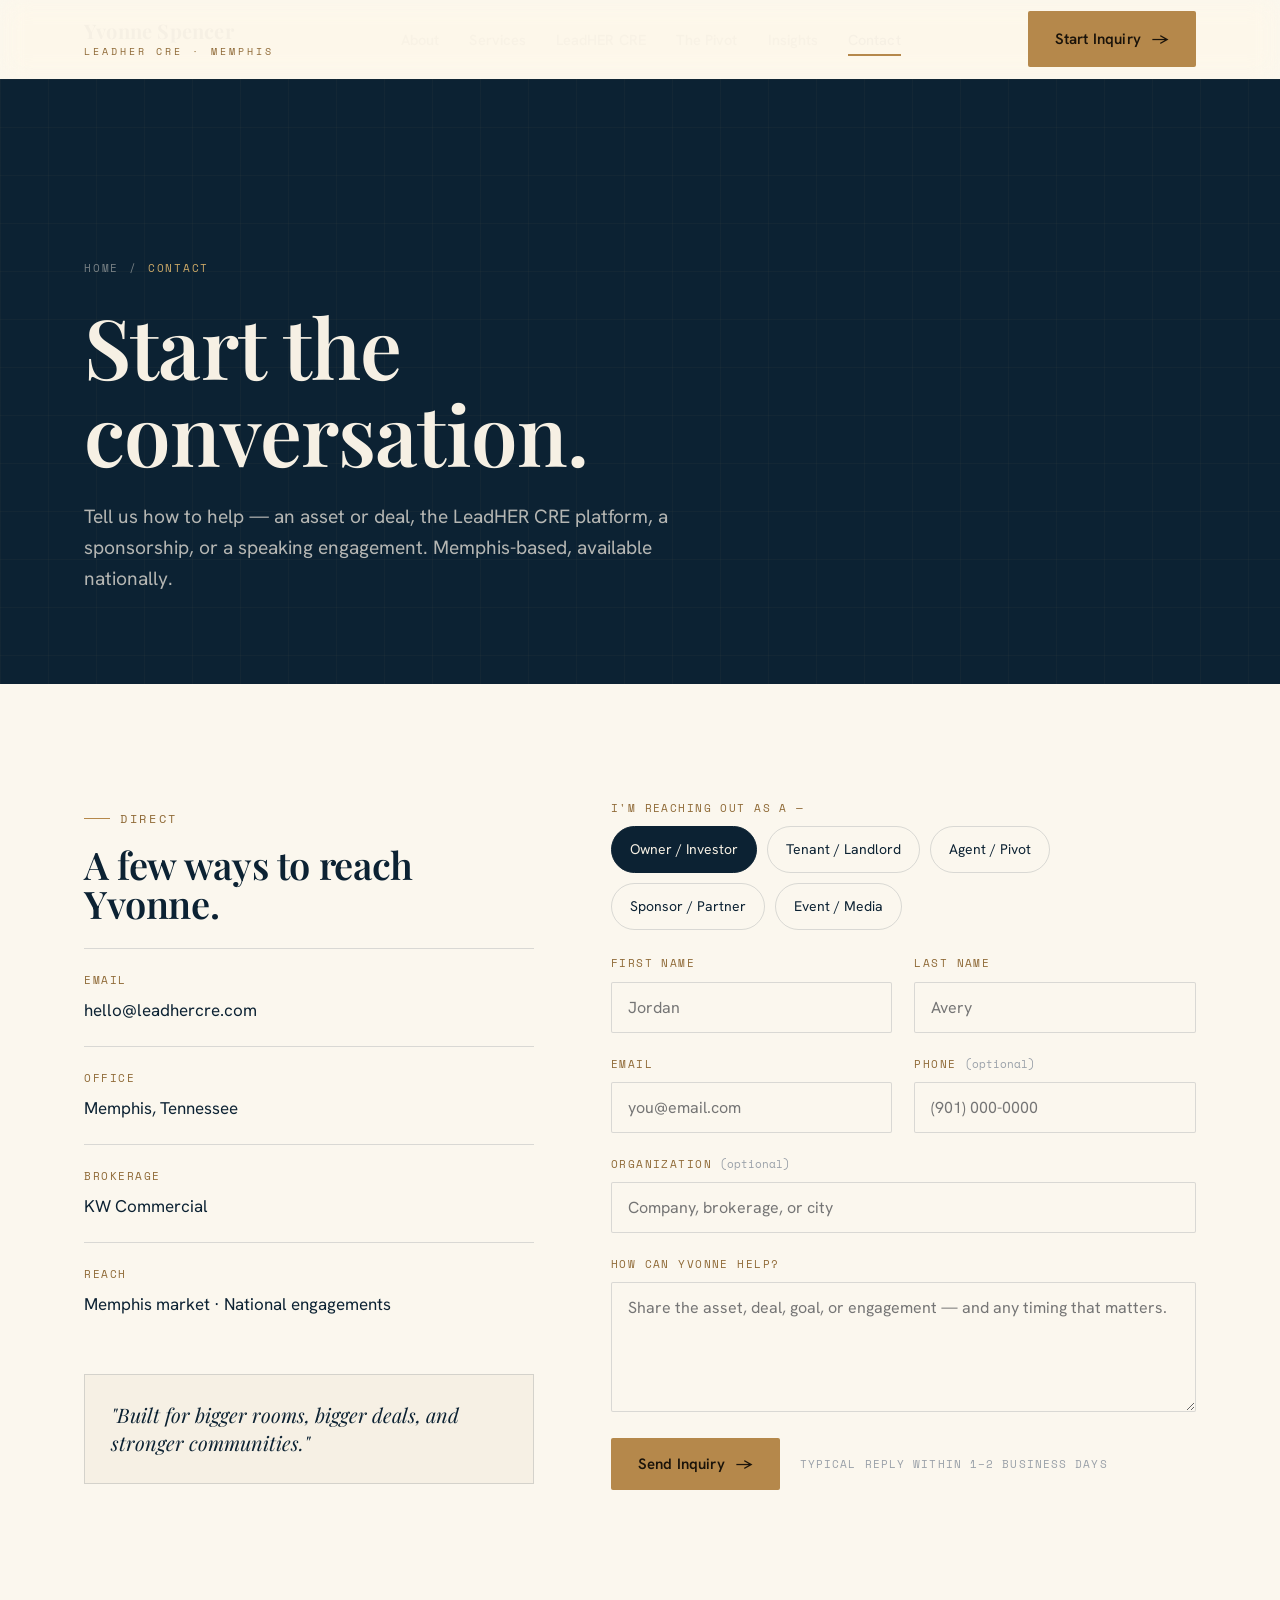
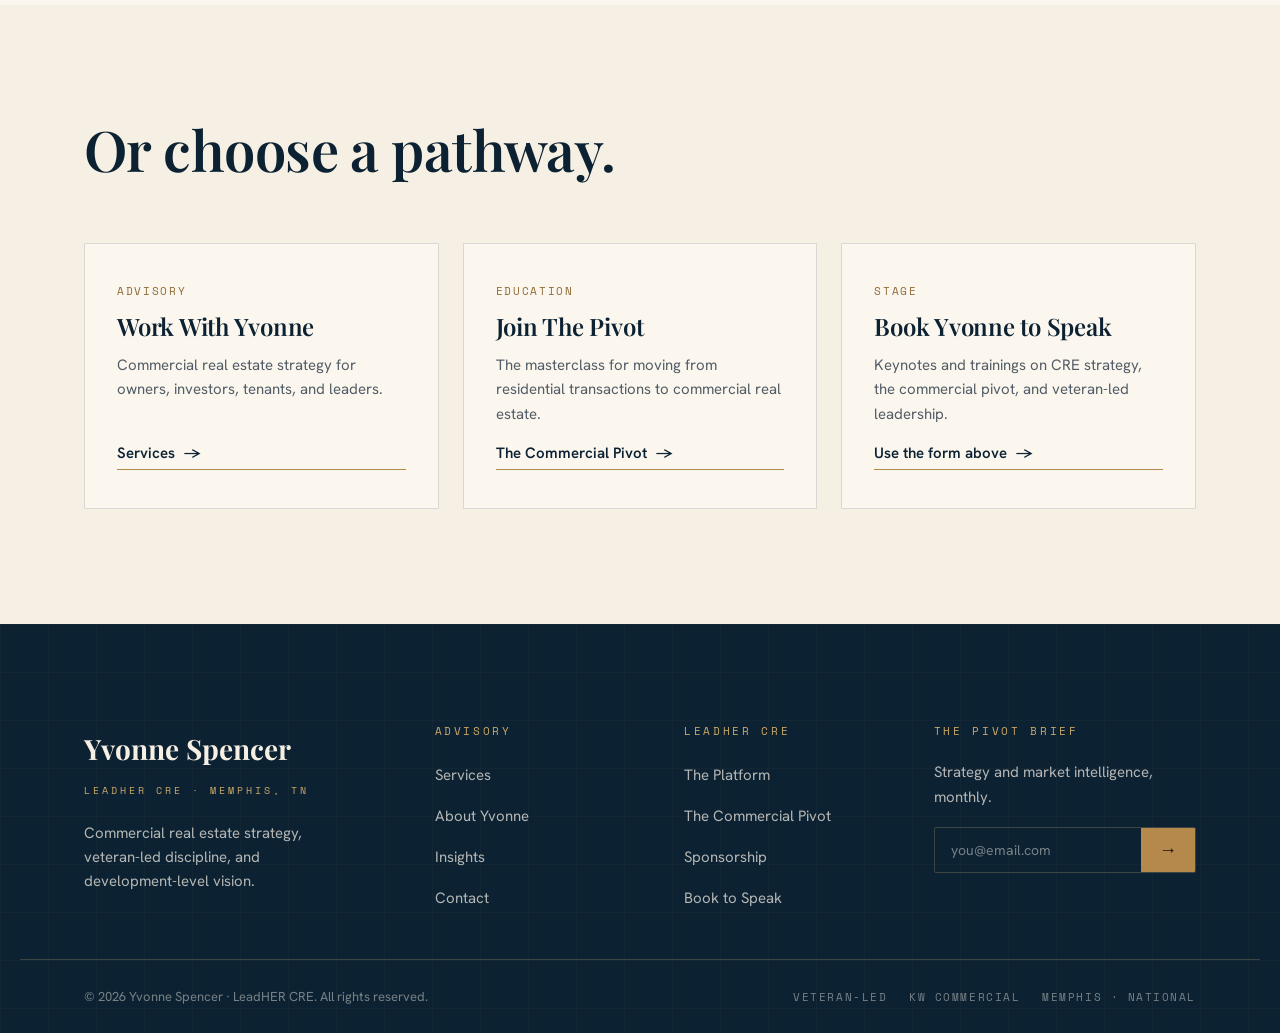
<file: project/contact.html>
<!DOCTYPE html>
<html lang="en">
<head>
<meta charset="UTF-8">
<meta name="viewport" content="width=device-width, initial-scale=1.0">
<title>Contact · Yvonne Spencer & LeadHER CRE</title>
<meta name="description" content="Work with Yvonne Spencer, join LeadHER CRE, request sponsorship, or book Yvonne to speak. Memphis-based, available nationally.">
<script>document.documentElement.classList.add('js');</script>
<link rel="stylesheet" href="site.css">
<link rel="stylesheet" href="interior.css">
</head>
<body>

<nav class="nav on-dark">
  <div class="nav-inner">
    <a class="brand" href="index.html"><span class="name">Yvonne&nbsp;Spencer</span><span class="sub">LeadHER&nbsp;CRE · Memphis</span></a>
    <ul class="nav-links">
      <li><a href="about.html">About</a></li>
      <li><a href="services.html">Services</a></li>
      <li><a href="leadher.html">LeadHER CRE</a></li>
      <li><a href="commercial-pivot.html">The Pivot</a></li>
      <li><a href="index.html#insights">Insights</a></li>
      <li><a href="contact.html" class="active">Contact</a></li>
    </ul>
    <div class="nav-cta"><a href="#inquiry" class="btn btn-bronze">Start Inquiry <span class="arrow">→</span></a></div>
    <button class="nav-toggle" aria-label="Menu"><span></span><span></span><span></span></button>
  </div>
</nav>
<div class="mobile-menu">
  <a href="about.html">About</a><a href="services.html">Services</a><a href="leadher.html">LeadHER CRE</a>
  <a href="commercial-pivot.html">The Commercial Pivot</a><a href="index.html#insights">Insights</a><a href="contact.html">Contact</a>
  <a href="#inquiry" class="btn btn-bronze">Start Inquiry →</a>
</div>

<header class="page-hero">
  <div class="bp blueprint"></div>
  <div class="inner">
    <div class="crumb reveal"><a href="index.html">Home</a><span>/</span>Contact</div>
    <h1 class="reveal" data-d="1">Start the<br>conversation.</h1>
    <p class="sub reveal" data-d="2">Tell us how to help — an asset or deal, the LeadHER CRE platform, a sponsorship,
      or a speaking engagement. Memphis-based, available nationally.</p>
  </div>
</header>

<!-- CONTACT -->
<section class="section" id="inquiry" style="background:var(--paper)">
  <div class="wrap contact-split">
    <!-- INFO -->
    <div class="contact-info reveal">
      <p class="eyebrow">Direct</p>
      <h2 style="font-size:clamp(26px,3vw,38px);color:var(--navy);margin:16px 0 24px">A few ways to reach Yvonne.</h2>
      <div class="ci-item"><div class="ci-k">Email</div><div class="ci-v">hello@leadhercre.com</div></div>
      <div class="ci-item"><div class="ci-k">Office</div><div class="ci-v">Memphis, Tennessee</div></div>
      <div class="ci-item"><div class="ci-k">Brokerage</div><div class="ci-v">KW Commercial</div></div>
      <div class="ci-item"><div class="ci-k">Reach</div><div class="ci-v">Memphis market · National engagements</div></div>
      <div style="margin-top:34px;padding:26px;border:1px solid var(--line);background:var(--cream)">
        <p style="font-family:var(--serif);font-size:20px;color:var(--navy);font-style:italic;line-height:1.4">"Built for bigger rooms, bigger deals, and stronger communities."</p>
      </div>
    </div>
    <!-- FORM -->
    <div class="reveal" data-d="1">
      <form class="form" onsubmit="return false">
        <div class="field full" style="margin-bottom:24px">
          <label>I'm reaching out as a —</label>
          <div class="segmented">
            <input type="radio" name="leadtype" id="lt1" checked><label for="lt1">Owner / Investor</label>
            <input type="radio" name="leadtype" id="lt2"><label for="lt2">Tenant / Landlord</label>
            <input type="radio" name="leadtype" id="lt3"><label for="lt3">Agent / Pivot</label>
            <input type="radio" name="leadtype" id="lt4"><label for="lt4">Sponsor / Partner</label>
            <input type="radio" name="leadtype" id="lt5"><label for="lt5">Event / Media</label>
          </div>
        </div>
        <div class="form-grid">
          <div class="field"><label>First name</label><input type="text" placeholder="Jordan"></div>
          <div class="field"><label>Last name</label><input type="text" placeholder="Avery"></div>
          <div class="field"><label>Email</label><input type="email" placeholder="you@email.com"></div>
          <div class="field"><label>Phone <span style="text-transform:none;letter-spacing:0;color:#9aa1a9">(optional)</span></label><input type="tel" placeholder="(901) 000-0000"></div>
          <div class="field full"><label>Organization <span style="text-transform:none;letter-spacing:0;color:#9aa1a9">(optional)</span></label><input type="text" placeholder="Company, brokerage, or city"></div>
          <div class="field full"><label>How can Yvonne help?</label><textarea placeholder="Share the asset, deal, goal, or engagement — and any timing that matters."></textarea></div>
        </div>
        <div style="display:flex;align-items:center;gap:20px;flex-wrap:wrap;margin-top:26px">
          <button type="submit" class="btn btn-bronze">Send Inquiry <span class="arrow">→</span></button>
          <span style="font-family:var(--mono);font-size:11px;letter-spacing:.1em;text-transform:uppercase;color:#9aa1a9">Typical reply within 1–2 business days</span>
        </div>
      </form>
    </div>
  </div>
</section>

<!-- PATHWAYS -->
<section class="section blueprint-fine" style="background:var(--cream)">
  <div class="wrap">
    <div class="head-block reveal" style="grid-template-columns:1fr"><h2>Or choose a pathway.</h2></div>
    <div class="aud-grid">
      <a href="services.html" class="aud-card reveal"><span class="ac-k">Advisory</span><h3>Work With Yvonne</h3><p>Commercial real estate strategy for owners, investors, tenants, and leaders.</p><span class="txtlink" style="margin-top:auto">Services <span class="arrow">→</span></span></a>
      <a href="commercial-pivot.html" class="aud-card reveal" data-d="1"><span class="ac-k">Education</span><h3>Join The Pivot</h3><p>The masterclass for moving from residential transactions to commercial real estate.</p><span class="txtlink" style="margin-top:auto">The Commercial Pivot <span class="arrow">→</span></span></a>
      <a href="contact.html" class="aud-card reveal" data-d="2"><span class="ac-k">Stage</span><h3>Book Yvonne to Speak</h3><p>Keynotes and trainings on CRE strategy, the commercial pivot, and veteran-led leadership.</p><span class="txtlink" style="margin-top:auto">Use the form above <span class="arrow">→</span></span></a>
    </div>
  </div>
</section>

<footer class="footer">
  <div class="blueprint-overlay blueprint"></div>
  <div class="footer-inner"><div class="footer-grid">
    <div class="f-brand"><div class="name">Yvonne Spencer</div><div class="sub">LeadHER CRE · Memphis, TN</div>
      <p>Commercial real estate strategy, veteran-led discipline, and development-level vision.</p></div>
    <div><h4>Advisory</h4><ul><li><a href="services.html">Services</a></li><li><a href="about.html">About Yvonne</a></li><li><a href="index.html#insights">Insights</a></li><li><a href="contact.html">Contact</a></li></ul></div>
    <div><h4>LeadHER CRE</h4><ul><li><a href="leadher.html">The Platform</a></li><li><a href="commercial-pivot.html">The Commercial Pivot</a></li><li><a href="contact.html">Sponsorship</a></li><li><a href="contact.html">Book to Speak</a></li></ul></div>
    <div class="newsletter"><h4>The Pivot Brief</h4><p>Strategy and market intelligence, monthly.</p>
      <form class="news-form" onsubmit="return false"><input type="email" placeholder="you@email.com" aria-label="Email"><button type="submit" aria-label="Subscribe">→</button></form></div>
  </div></div>
  <div class="footer-bottom"><p>© <span data-year>2026</span> Yvonne Spencer · LeadHER CRE. All rights reserved.</p>
    <div class="badges"><span>Veteran-Led</span><span>KW Commercial</span><span>Memphis · National</span></div></div>
</footer>

<script src="site.js"></script>
</body>
</html>
</file>
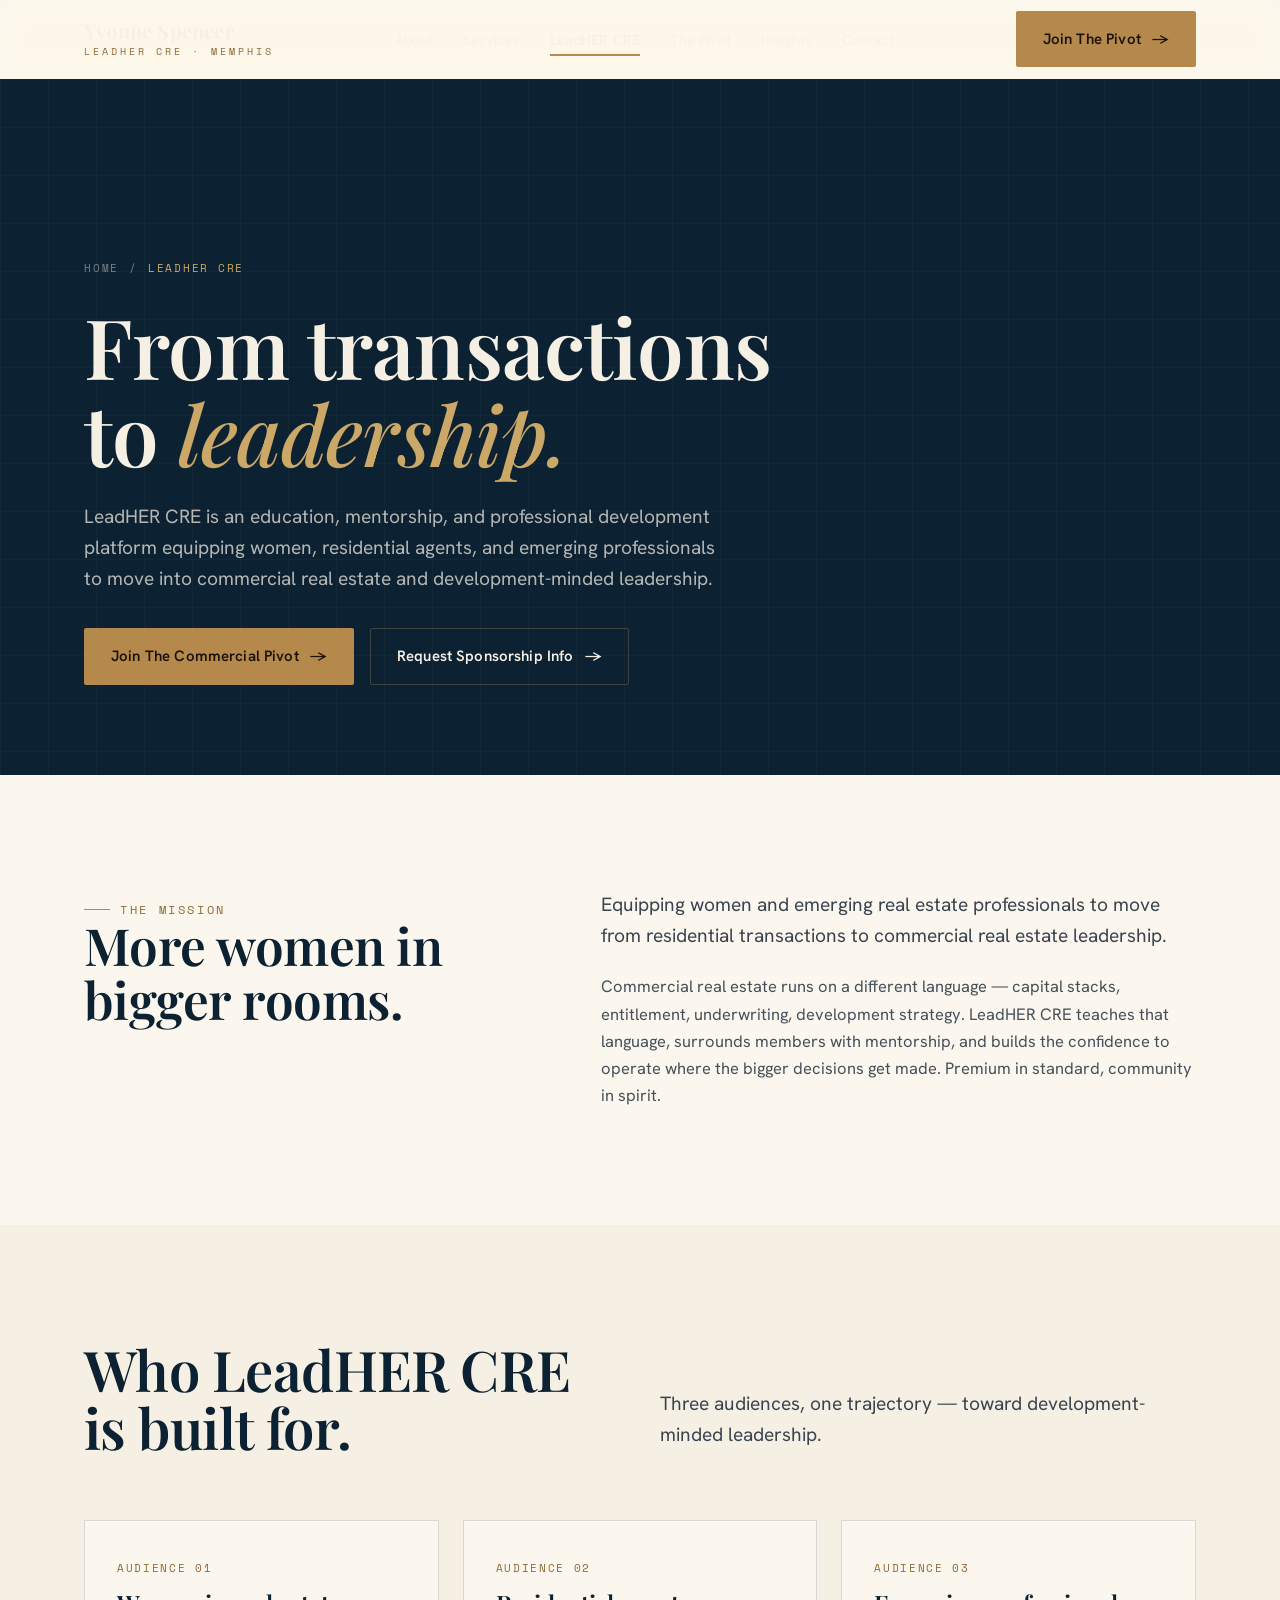
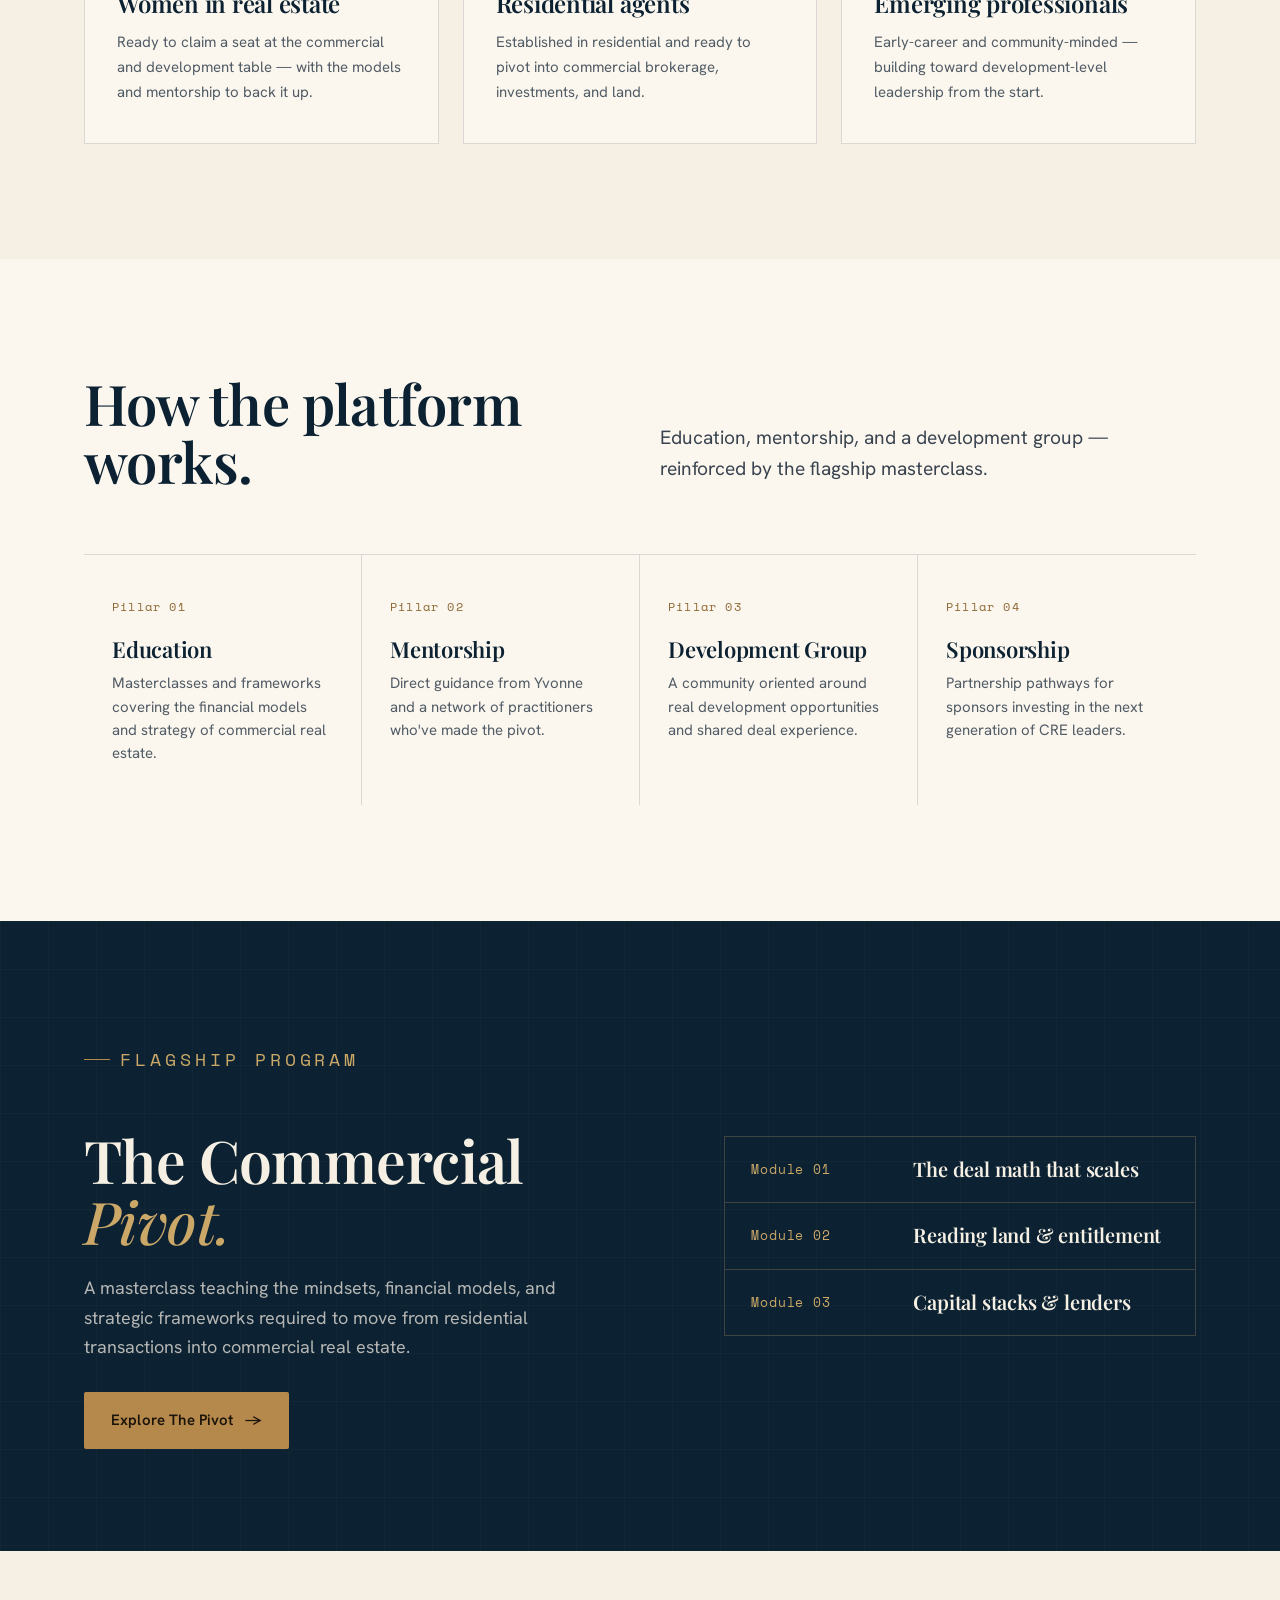
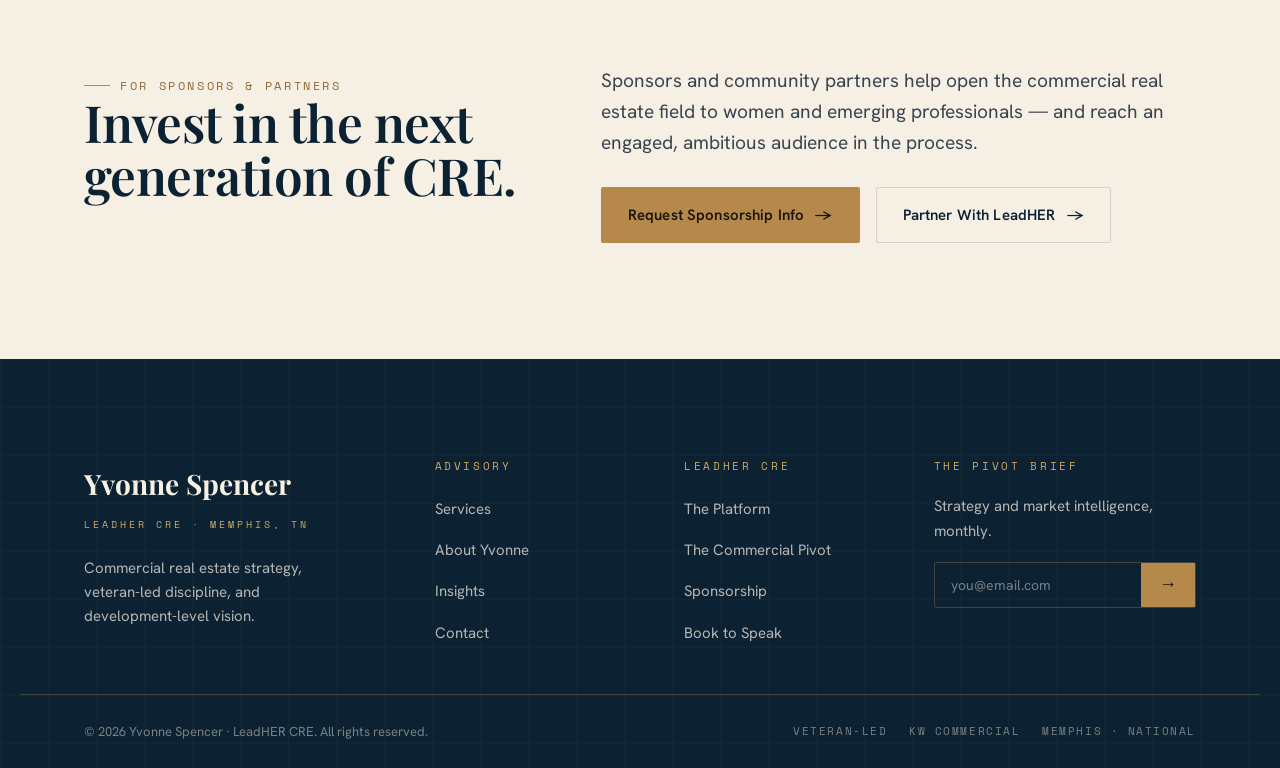
<file: project/leadher.html>
<!DOCTYPE html>
<html lang="en">
<head>
<meta charset="UTF-8">
<meta name="viewport" content="width=device-width, initial-scale=1.0">
<title>LeadHER CRE · Education, Mentorship & Development</title>
<meta name="description" content="LeadHER CRE equips women, residential agents, and emerging professionals to move from residential transactions to commercial real estate leadership.">
<script>document.documentElement.classList.add('js');</script>
<link rel="stylesheet" href="site.css">
<link rel="stylesheet" href="interior.css">
</head>
<body>

<nav class="nav on-dark">
  <div class="nav-inner">
    <a class="brand" href="index.html"><span class="name">Yvonne&nbsp;Spencer</span><span class="sub">LeadHER&nbsp;CRE · Memphis</span></a>
    <ul class="nav-links">
      <li><a href="about.html">About</a></li>
      <li><a href="services.html">Services</a></li>
      <li><a href="leadher.html" class="active">LeadHER CRE</a></li>
      <li><a href="commercial-pivot.html">The Pivot</a></li>
      <li><a href="index.html#insights">Insights</a></li>
      <li><a href="contact.html">Contact</a></li>
    </ul>
    <div class="nav-cta"><a href="commercial-pivot.html" class="btn btn-bronze">Join The Pivot <span class="arrow">→</span></a></div>
    <button class="nav-toggle" aria-label="Menu"><span></span><span></span><span></span></button>
  </div>
</nav>
<div class="mobile-menu">
  <a href="about.html">About</a><a href="services.html">Services</a><a href="leadher.html">LeadHER CRE</a>
  <a href="commercial-pivot.html">The Commercial Pivot</a><a href="index.html#insights">Insights</a><a href="contact.html">Contact</a>
  <a href="commercial-pivot.html" class="btn btn-bronze">Join The Pivot →</a>
</div>

<header class="page-hero">
  <div class="bp blueprint"></div>
  <div class="inner">
    <div class="crumb reveal"><a href="index.html">Home</a><span>/</span>LeadHER CRE</div>
    <h1 class="reveal" data-d="1">From transactions<br>to <span style="color:var(--bronze-lt);font-style:italic;font-weight:500">leadership.</span></h1>
    <p class="sub reveal" data-d="2">LeadHER CRE is an education, mentorship, and professional development platform
      equipping women, residential agents, and emerging professionals to move into commercial real estate
      and development-minded leadership.</p>
    <div class="btns reveal" data-d="3" style="display:flex;gap:16px;flex-wrap:wrap;margin-top:34px">
      <a href="commercial-pivot.html" class="btn btn-bronze">Join The Commercial Pivot <span class="arrow">→</span></a>
      <a href="contact.html" class="btn btn-ghost on-dark">Request Sponsorship Info <span class="arrow">→</span></a>
    </div>
  </div>
</header>

<!-- MISSION -->
<section class="section" style="background:var(--paper)">
  <div class="wrap intro-grid">
    <div class="reveal"><p class="eyebrow">The Mission</p><h2>More women in<br>bigger rooms.</h2></div>
    <div class="reveal" data-d="1">
      <p class="lede">Equipping women and emerging real estate professionals to move from residential
        transactions to commercial real estate leadership.</p>
      <p style="color:#46505b;margin-top:22px;font-size:16.5px">Commercial real estate runs on a different
        language — capital stacks, entitlement, underwriting, development strategy. LeadHER CRE teaches that
        language, surrounds members with mentorship, and builds the confidence to operate where the bigger
        decisions get made. Premium in standard, community in spirit.</p>
    </div>
  </div>
</section>

<!-- AUDIENCE -->
<section class="section blueprint-fine" style="background:var(--cream)">
  <div class="wrap">
    <div class="head-block reveal"><h2>Who LeadHER CRE<br>is built for.</h2>
      <div class="h2-aside"><p class="lede">Three audiences, one trajectory — toward development-minded leadership.</p></div></div>
    <div class="aud-grid">
      <div class="aud-card reveal"><span class="ac-k">Audience 01</span><h3>Women in real estate</h3><p>Ready to claim a seat at the commercial and development table — with the models and mentorship to back it up.</p></div>
      <div class="aud-card reveal" data-d="1"><span class="ac-k">Audience 02</span><h3>Residential agents</h3><p>Established in residential and ready to pivot into commercial brokerage, investments, and land.</p></div>
      <div class="aud-card reveal" data-d="2"><span class="ac-k">Audience 03</span><h3>Emerging professionals</h3><p>Early-career and community-minded — building toward development-level leadership from the start.</p></div>
    </div>
  </div>
</section>

<!-- PILLARS -->
<section class="section" style="background:var(--paper)">
  <div class="wrap">
    <div class="head-block reveal"><h2>How the platform<br>works.</h2>
      <div class="h2-aside"><p class="lede">Education, mentorship, and a development group — reinforced by the flagship masterclass.</p></div></div>
    <div class="steps">
      <div class="step reveal"><span class="sn">Pillar 01</span><h3>Education</h3><p>Masterclasses and frameworks covering the financial models and strategy of commercial real estate.</p></div>
      <div class="step reveal" data-d="1"><span class="sn">Pillar 02</span><h3>Mentorship</h3><p>Direct guidance from Yvonne and a network of practitioners who've made the pivot.</p></div>
      <div class="step reveal" data-d="2"><span class="sn">Pillar 03</span><h3>Development Group</h3><p>A community oriented around real development opportunities and shared deal experience.</p></div>
      <div class="step reveal" data-d="3"><span class="sn">Pillar 04</span><h3>Sponsorship</h3><p>Partnership pathways for sponsors investing in the next generation of CRE leaders.</p></div>
    </div>
  </div>
</section>

<!-- FEATURED MASTERCLASS -->
<section class="cta-band">
  <div class="bp blueprint"></div>
  <div class="wrap inner" style="text-align:left">
    <div style="display:grid;grid-template-columns:1.1fr .9fr;gap:clamp(32px,5vw,72px);align-items:center">
      <div class="reveal">
        <p class="eyebrow on-dark">Flagship Program</p>
        <h2 style="margin:18px 0 0">The Commercial<br><span class="amber">Pivot.</span></h2>
        <p style="margin:22px 0 30px">A masterclass teaching the mindsets, financial models, and strategic
          frameworks required to move from residential transactions into commercial real estate.</p>
        <div class="btns" style="justify-content:flex-start"><a href="commercial-pivot.html" class="btn btn-bronze">Explore The Pivot <span class="arrow">→</span></a></div>
      </div>
      <div class="reveal" data-d="1">
        <div style="border:1px solid var(--line-dk)">
          <div class="ag-row" style="padding:22px 26px;margin:0;border-color:var(--line-dk)"><span class="ag-time">Module 01</span><div><h3 style="margin:0">The deal math that scales</h3></div></div>
          <div class="ag-row" style="padding:22px 26px;margin:0;border-color:var(--line-dk)"><span class="ag-time">Module 02</span><div><h3 style="margin:0">Reading land &amp; entitlement</h3></div></div>
          <div class="ag-row" style="padding:22px 26px;margin:0;border-bottom:0"><span class="ag-time">Module 03</span><div><h3 style="margin:0">Capital stacks &amp; lenders</h3></div></div>
        </div>
      </div>
    </div>
  </div>
</section>

<!-- SPONSOR CTA -->
<section class="section" style="background:var(--cream)">
  <div class="wrap intro-grid">
    <div class="reveal"><p class="eyebrow">For Sponsors &amp; Partners</p><h2>Invest in the next<br>generation of CRE.</h2></div>
    <div class="reveal" data-d="1">
      <p class="lede">Sponsors and community partners help open the commercial real estate field to women and
        emerging professionals — and reach an engaged, ambitious audience in the process.</p>
      <div style="display:flex;gap:16px;flex-wrap:wrap;margin-top:28px">
        <a href="contact.html" class="btn btn-bronze">Request Sponsorship Info <span class="arrow">→</span></a>
        <a href="contact.html" class="btn btn-ghost">Partner With LeadHER <span class="arrow">→</span></a>
      </div>
    </div>
  </div>
</section>

<footer class="footer">
  <div class="blueprint-overlay blueprint"></div>
  <div class="footer-inner"><div class="footer-grid">
    <div class="f-brand"><div class="name">Yvonne Spencer</div><div class="sub">LeadHER CRE · Memphis, TN</div>
      <p>Commercial real estate strategy, veteran-led discipline, and development-level vision.</p></div>
    <div><h4>Advisory</h4><ul><li><a href="services.html">Services</a></li><li><a href="about.html">About Yvonne</a></li><li><a href="index.html#insights">Insights</a></li><li><a href="contact.html">Contact</a></li></ul></div>
    <div><h4>LeadHER CRE</h4><ul><li><a href="leadher.html">The Platform</a></li><li><a href="commercial-pivot.html">The Commercial Pivot</a></li><li><a href="contact.html">Sponsorship</a></li><li><a href="contact.html">Book to Speak</a></li></ul></div>
    <div class="newsletter"><h4>The Pivot Brief</h4><p>Strategy and market intelligence, monthly.</p>
      <form class="news-form" onsubmit="return false"><input type="email" placeholder="you@email.com" aria-label="Email"><button type="submit" aria-label="Subscribe">→</button></form></div>
  </div></div>
  <div class="footer-bottom"><p>© <span data-year>2026</span> Yvonne Spencer · LeadHER CRE. All rights reserved.</p>
    <div class="badges"><span>Veteran-Led</span><span>KW Commercial</span><span>Memphis · National</span></div></div>
</footer>

<script src="site.js"></script>
</body>
</html>
</file>
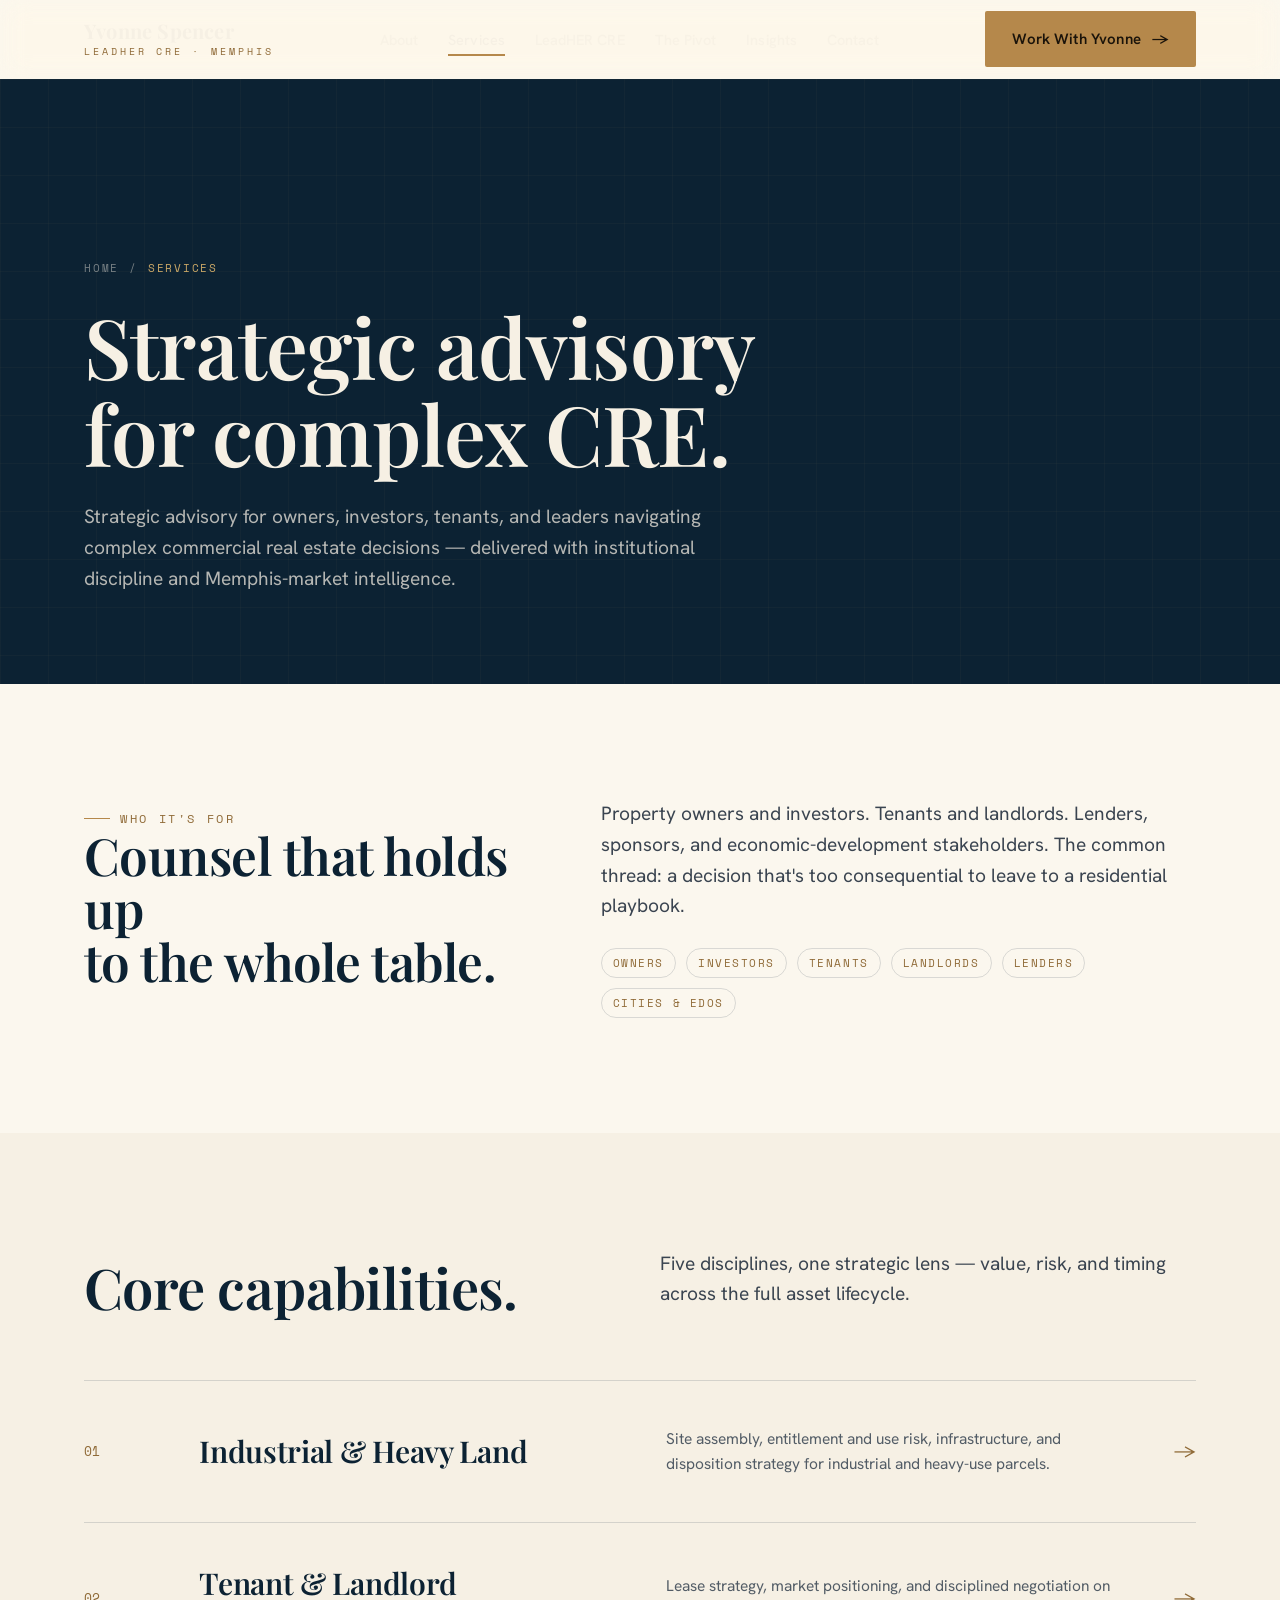
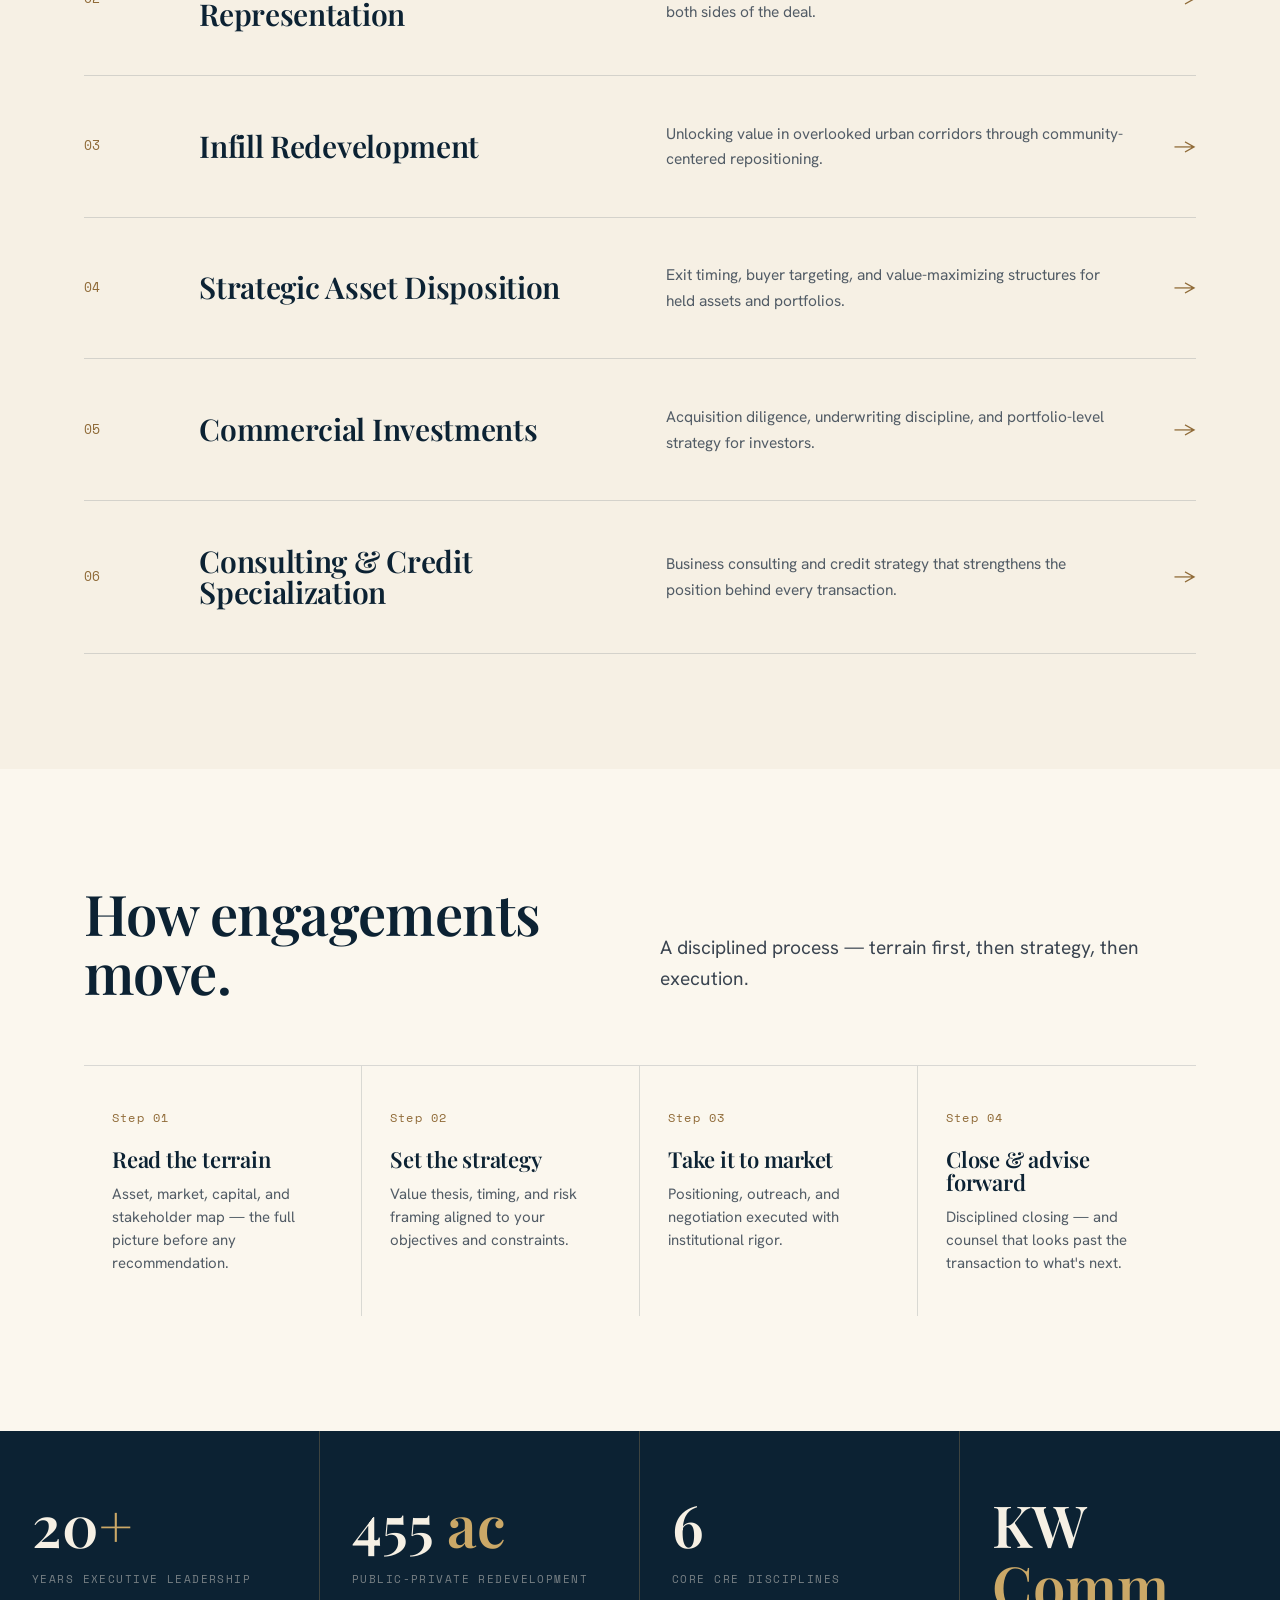
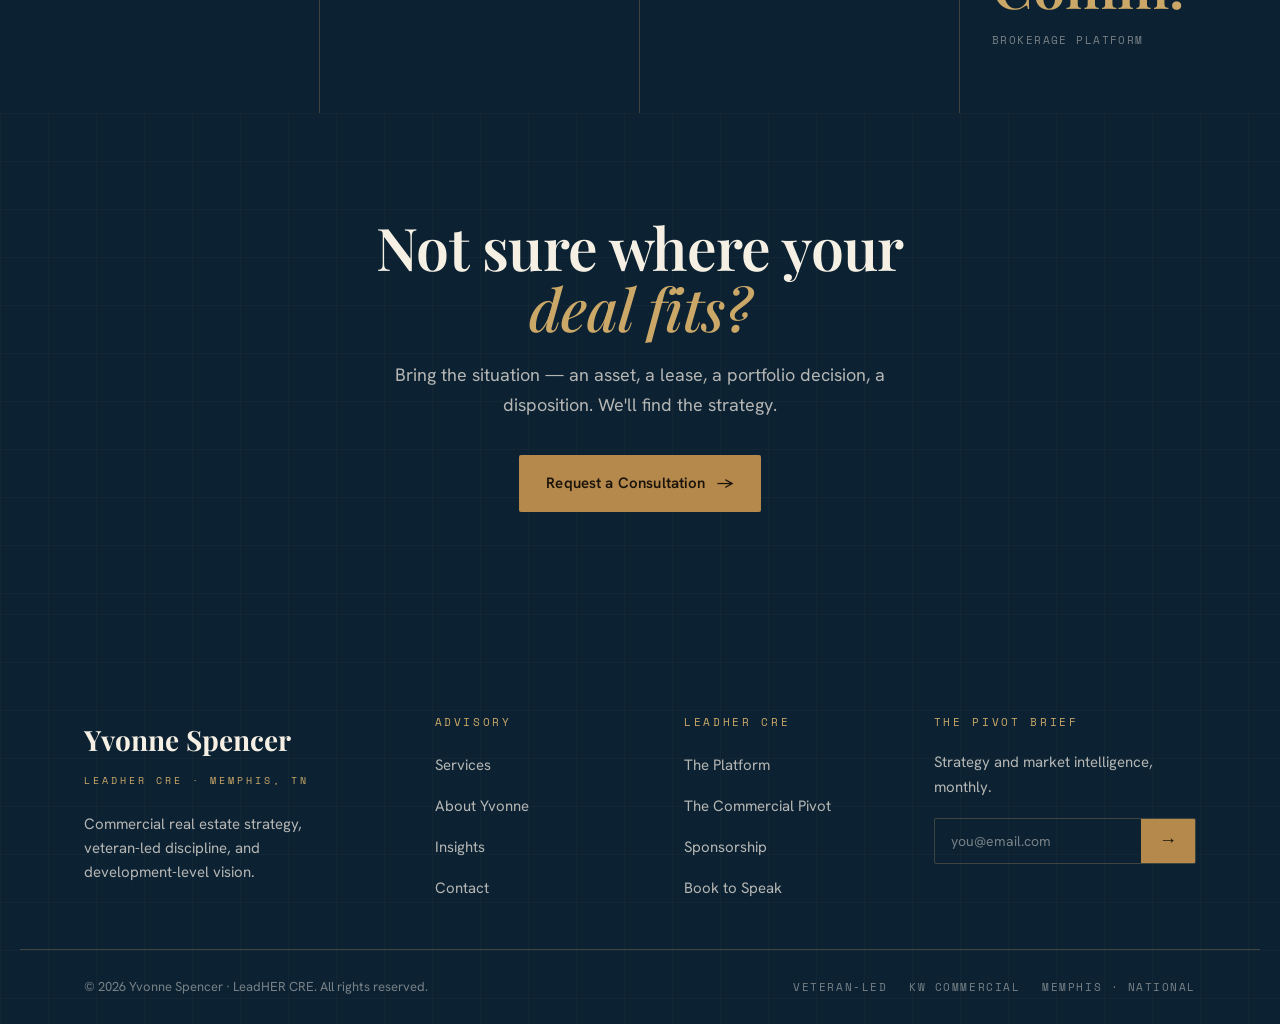
<file: project/services.html>
<!DOCTYPE html>
<html lang="en">
<head>
<meta charset="UTF-8">
<meta name="viewport" content="width=device-width, initial-scale=1.0">
<title>Services · Commercial Real Estate Advisory — Yvonne Spencer</title>
<meta name="description" content="Strategic advisory for owners, investors, tenants, and leaders navigating complex commercial real estate decisions.">
<script>document.documentElement.classList.add('js');</script>
<link rel="stylesheet" href="site.css">
<link rel="stylesheet" href="interior.css">
</head>
<body>

<nav class="nav on-dark">
  <div class="nav-inner">
    <a class="brand" href="index.html"><span class="name">Yvonne&nbsp;Spencer</span><span class="sub">LeadHER&nbsp;CRE · Memphis</span></a>
    <ul class="nav-links">
      <li><a href="about.html">About</a></li>
      <li><a href="services.html" class="active">Services</a></li>
      <li><a href="leadher.html">LeadHER CRE</a></li>
      <li><a href="commercial-pivot.html">The Pivot</a></li>
      <li><a href="index.html#insights">Insights</a></li>
      <li><a href="contact.html">Contact</a></li>
    </ul>
    <div class="nav-cta"><a href="contact.html" class="btn btn-bronze">Work With Yvonne <span class="arrow">→</span></a></div>
    <button class="nav-toggle" aria-label="Menu"><span></span><span></span><span></span></button>
  </div>
</nav>
<div class="mobile-menu">
  <a href="about.html">About</a><a href="services.html">Services</a><a href="leadher.html">LeadHER CRE</a>
  <a href="commercial-pivot.html">The Commercial Pivot</a><a href="index.html#insights">Insights</a><a href="contact.html">Contact</a>
  <a href="contact.html" class="btn btn-bronze">Work With Yvonne →</a>
</div>

<header class="page-hero">
  <div class="bp blueprint"></div>
  <div class="inner">
    <div class="crumb reveal"><a href="index.html">Home</a><span>/</span>Services</div>
    <h1 class="reveal" data-d="1">Strategic advisory<br>for complex CRE.</h1>
    <p class="sub reveal" data-d="2">Strategic advisory for owners, investors, tenants, and leaders navigating
      complex commercial real estate decisions — delivered with institutional discipline and Memphis-market intelligence.</p>
  </div>
</header>

<!-- WHO IT'S FOR -->
<section class="section" style="background:var(--paper)">
  <div class="wrap intro-grid">
    <div class="reveal"><p class="eyebrow">Who it's for</p><h2>Counsel that holds up<br>to the whole table.</h2></div>
    <div class="reveal" data-d="1">
      <p class="lede">Property owners and investors. Tenants and landlords. Lenders, sponsors, and
        economic-development stakeholders. The common thread: a decision that's too consequential
        to leave to a residential playbook.</p>
      <div class="segmented" style="margin-top:26px">
        <span class="tag">Owners</span><span class="tag">Investors</span><span class="tag">Tenants</span>
        <span class="tag">Landlords</span><span class="tag">Lenders</span><span class="tag">Cities &amp; EDOs</span>
      </div>
    </div>
  </div>
</section>

<!-- SERVICE ROWS -->
<section class="section blueprint-fine" style="background:var(--cream)">
  <div class="wrap">
    <div class="head-block reveal"><h2>Core capabilities.</h2>
      <div class="h2-aside"><p class="lede">Five disciplines, one strategic lens — value, risk, and timing across the full asset lifecycle.</p></div></div>
    <div class="svc-rows">
      <a href="contact.html" class="svc-row reveal"><span class="sr-n">01</span><h3>Industrial &amp; Heavy Land</h3><p>Site assembly, entitlement and use risk, infrastructure, and disposition strategy for industrial and heavy-use parcels.</p><span class="sr-go">→</span></a>
      <a href="contact.html" class="svc-row reveal"><span class="sr-n">02</span><h3>Tenant &amp; Landlord Representation</h3><p>Lease strategy, market positioning, and disciplined negotiation on both sides of the deal.</p><span class="sr-go">→</span></a>
      <a href="contact.html" class="svc-row reveal"><span class="sr-n">03</span><h3>Infill Redevelopment</h3><p>Unlocking value in overlooked urban corridors through community-centered repositioning.</p><span class="sr-go">→</span></a>
      <a href="contact.html" class="svc-row reveal"><span class="sr-n">04</span><h3>Strategic Asset Disposition</h3><p>Exit timing, buyer targeting, and value-maximizing structures for held assets and portfolios.</p><span class="sr-go">→</span></a>
      <a href="contact.html" class="svc-row reveal"><span class="sr-n">05</span><h3>Commercial Investments</h3><p>Acquisition diligence, underwriting discipline, and portfolio-level strategy for investors.</p><span class="sr-go">→</span></a>
      <a href="contact.html" class="svc-row reveal"><span class="sr-n">06</span><h3>Consulting &amp; Credit Specialization</h3><p>Business consulting and credit strategy that strengthens the position behind every transaction.</p><span class="sr-go">→</span></a>
    </div>
  </div>
</section>

<!-- PROCESS -->
<section class="section" style="background:var(--paper)">
  <div class="wrap">
    <div class="head-block reveal"><h2>How engagements<br>move.</h2>
      <div class="h2-aside"><p class="lede">A disciplined process — terrain first, then strategy, then execution.</p></div></div>
    <div class="steps">
      <div class="step reveal"><span class="sn">Step 01</span><h3>Read the terrain</h3><p>Asset, market, capital, and stakeholder map — the full picture before any recommendation.</p></div>
      <div class="step reveal" data-d="1"><span class="sn">Step 02</span><h3>Set the strategy</h3><p>Value thesis, timing, and risk framing aligned to your objectives and constraints.</p></div>
      <div class="step reveal" data-d="2"><span class="sn">Step 03</span><h3>Take it to market</h3><p>Positioning, outreach, and negotiation executed with institutional rigor.</p></div>
      <div class="step reveal" data-d="3"><span class="sn">Step 04</span><h3>Close &amp; advise forward</h3><p>Disciplined closing — and counsel that looks past the transaction to what's next.</p></div>
    </div>
  </div>
</section>

<!-- CREDIBILITY -->
<section class="statband">
  <div class="row">
    <div class="stat reveal"><span class="num">20<span class="amber">+</span></span><span class="cap">Years executive leadership</span></div>
    <div class="stat reveal" data-d="1"><span class="num">455<span class="amber"> ac</span></span><span class="cap">Public-private redevelopment</span></div>
    <div class="stat reveal" data-d="2"><span class="num">6</span><span class="cap">Core CRE disciplines</span></div>
    <div class="stat reveal" data-d="3"><span class="num">KW<span class="amber"> Comm.</span></span><span class="cap">Brokerage platform</span></div>
  </div>
</section>

<!-- CTA -->
<section class="cta-band">
  <div class="bp blueprint"></div>
  <div class="wrap inner">
    <h2 class="reveal">Not sure where your<br><span class="amber">deal fits?</span></h2>
    <p class="reveal" data-d="1">Bring the situation — an asset, a lease, a portfolio decision, a disposition. We'll find the strategy.</p>
    <div class="btns reveal" data-d="2"><a href="contact.html" class="btn btn-bronze">Request a Consultation <span class="arrow">→</span></a></div>
  </div>
</section>

<footer class="footer">
  <div class="blueprint-overlay blueprint"></div>
  <div class="footer-inner"><div class="footer-grid">
    <div class="f-brand"><div class="name">Yvonne Spencer</div><div class="sub">LeadHER CRE · Memphis, TN</div>
      <p>Commercial real estate strategy, veteran-led discipline, and development-level vision.</p></div>
    <div><h4>Advisory</h4><ul><li><a href="services.html">Services</a></li><li><a href="about.html">About Yvonne</a></li><li><a href="index.html#insights">Insights</a></li><li><a href="contact.html">Contact</a></li></ul></div>
    <div><h4>LeadHER CRE</h4><ul><li><a href="leadher.html">The Platform</a></li><li><a href="commercial-pivot.html">The Commercial Pivot</a></li><li><a href="contact.html">Sponsorship</a></li><li><a href="contact.html">Book to Speak</a></li></ul></div>
    <div class="newsletter"><h4>The Pivot Brief</h4><p>Strategy and market intelligence, monthly.</p>
      <form class="news-form" onsubmit="return false"><input type="email" placeholder="you@email.com" aria-label="Email"><button type="submit" aria-label="Subscribe">→</button></form></div>
  </div></div>
  <div class="footer-bottom"><p>© <span data-year>2026</span> Yvonne Spencer · LeadHER CRE. All rights reserved.</p>
    <div class="badges"><span>Veteran-Led</span><span>KW Commercial</span><span>Memphis · National</span></div></div>
</footer>

<script src="site.js"></script>
</body>
</html>
</file>
<file: project/site.css>
/* =========================================================
   YVONNE SPENCER / LeadHER CRE — Shared Design System
   Deep navy · warm bronze · cream · charcoal · plum accent
   ========================================================= */

@import url('https://fonts.googleapis.com/css2?family=Playfair+Display:ital,wght@0,400;0,500;0,600;0,700;0,800;0,900;1,400;1,500;1,600&family=Hanken+Grotesk:wght@300;400;500;600;700&family=Space+Mono:wght@400;700&display=swap');

:root{
  /* Core palette */
  --navy:        #0c2233;
  --navy-700:    #14324a;
  --navy-600:    #1c4263;
  --charcoal:    #1b232c;
  --ink:         #161b21;
  --cream:       #f6f0e4;
  --paper:       #fbf7ee;
  --paper-2:     #f1e9d9;
  --bronze:      #b5884b;
  --bronze-lt:   #cba867;
  --bronze-dk:   #8f6a37;
  --plum:        #5a2b4d;
  --plum-lt:     #7d3f6d;
  --line:        rgba(12,34,51,.14);
  --line-soft:   rgba(12,34,51,.08);

  /* On-dark */
  --cream-dim:   rgba(246,240,228,.72);
  --cream-faint: rgba(246,240,228,.46);
  --line-dk:     rgba(203,168,103,.26);

  /* Type */
  --serif: 'Playfair Display', Georgia, 'Times New Roman', serif;
  --sans:  'Hanken Grotesk', -apple-system, BlinkMacSystemFont, sans-serif;
  --mono:  'Space Mono', ui-monospace, monospace;

  --maxw: 1240px;
  --gutter: clamp(20px, 5vw, 64px);
  --ease: cubic-bezier(.22,.61,.36,1);
}

*{ box-sizing:border-box; }
html{ scroll-behavior:smooth; -webkit-text-size-adjust:100%; }
body{
  margin:0;
  font-family:var(--sans);
  background:var(--paper);
  color:var(--ink);
  font-size:17px;
  line-height:1.65;
  font-weight:400;
  -webkit-font-smoothing:antialiased;
  text-rendering:optimizeLegibility;
}
img{ max-width:100%; display:block; }
a{ color:inherit; text-decoration:none; }
h1,h2,h3,h4{ margin:0; font-family:var(--serif); font-weight:600; line-height:1.04; letter-spacing:-.01em; }
p{ margin:0; }
::selection{ background:var(--bronze); color:#fff; }

/* ---------- Layout helpers ---------- */
.wrap{ max-width:var(--maxw); margin:0 auto; padding-inline:var(--gutter); }
.section{ padding-block:clamp(72px,9vw,140px); }
.eyebrow{
  font-family:var(--mono);
  font-size:12px;
  letter-spacing:.22em;
  text-transform:uppercase;
  font-weight:400;
  color:var(--bronze-dk);
  display:inline-flex; align-items:center; gap:10px;
}
.eyebrow::before{ content:""; width:26px; height:1px; background:var(--bronze); display:inline-block; }
.eyebrow.on-dark{ color:var(--bronze-lt); }
.eyebrow.center::before{ display:none; }

.lede{ font-size:clamp(18px,1.5vw,21px); line-height:1.6; color:#3a4450; max-width:60ch; }
.serif-i{ font-style:italic; font-weight:500; }

/* ---------- Buttons ---------- */
.btn{
  --bg:var(--navy); --fg:var(--cream);
  font-family:var(--sans); font-weight:600; font-size:15px; letter-spacing:.01em;
  display:inline-flex; align-items:center; gap:11px;
  padding:15px 26px; border-radius:2px; border:1px solid transparent;
  background:var(--bg); color:var(--fg); cursor:pointer;
  transition:transform .35s var(--ease), box-shadow .35s var(--ease), background .3s, color .3s;
  position:relative; white-space:nowrap;
}
.btn .arrow{ transition:transform .35s var(--ease); }
.btn:hover{ transform:translateY(-2px); box-shadow:0 14px 34px -16px rgba(12,34,51,.55); }
.btn:hover .arrow{ transform:translateX(4px); }
.btn-bronze{ --bg:var(--bronze); --fg:#1a130a; }
.btn-bronze:hover{ background:var(--bronze-lt); }
.btn-ghost{ --bg:transparent; --fg:var(--navy); border-color:var(--line); }
.btn-ghost:hover{ border-color:var(--navy); box-shadow:none; transform:translateY(-2px); }
.btn-ghost.on-dark{ --fg:var(--cream); border-color:var(--line-dk); }
.btn-ghost.on-dark:hover{ border-color:var(--bronze-lt); }

.txtlink{
  font-weight:600; font-size:15px; display:inline-flex; align-items:center; gap:9px;
  color:var(--navy); border-bottom:1px solid var(--bronze); padding-bottom:3px;
  transition:gap .3s var(--ease), color .3s;
}
.txtlink .arrow{ transition:transform .3s var(--ease); }
.txtlink:hover{ gap:13px; color:var(--bronze-dk); }
.txtlink.on-dark{ color:var(--cream); }

/* ---------- Textures ---------- */
.blueprint{
  background-image:
    linear-gradient(rgba(203,168,103,.07) 1px, transparent 1px),
    linear-gradient(90deg, rgba(203,168,103,.07) 1px, transparent 1px);
  background-size:48px 48px;
}
.blueprint-fine{
  background-image:
    linear-gradient(var(--line-soft) 1px, transparent 1px),
    linear-gradient(90deg, var(--line-soft) 1px, transparent 1px);
  background-size:34px 34px;
}

/* =========================================================
   NAVIGATION
   ========================================================= */
.nav{
  position:sticky; top:0; z-index:200;
  background:rgba(251,247,238,.86);
  backdrop-filter:saturate(140%) blur(14px);
  border-bottom:1px solid var(--line-soft);
  transition:background .4s, border-color .4s;
}
.nav.on-dark{ background:transparent; border-color:transparent; }
.nav.on-dark.scrolled{ background:rgba(12,34,51,.92); backdrop-filter:saturate(140%) blur(14px); border-color:var(--line-dk); }
.nav-inner{ max-width:var(--maxw); margin:0 auto; padding:0 var(--gutter); height:78px; display:flex; align-items:center; justify-content:space-between; gap:24px; }
.brand{ display:flex; flex-direction:column; line-height:1; }
.brand .name{ font-family:var(--serif); font-weight:700; font-size:20px; letter-spacing:.01em; color:var(--navy); }
.brand .sub{ font-family:var(--mono); font-size:9.5px; letter-spacing:.32em; text-transform:uppercase; color:var(--bronze-dk); margin-top:6px; }
.nav.on-dark .brand .name{ color:var(--cream); }
.nav.on-dark.scrolled .brand .name{ color:var(--cream); }
.nav-links{ display:flex; align-items:center; gap:30px; list-style:none; margin:0; padding:0; }
.nav-links a{ font-size:14.5px; font-weight:500; color:#3a4450; letter-spacing:.005em; transition:color .25s; position:relative; white-space:nowrap; }
.nav-links a:hover{ color:var(--navy); }
.nav-links a.active{ color:var(--navy); }
.nav-links a.active::after{ content:""; position:absolute; left:0; right:0; bottom:-7px; height:2px; background:var(--bronze); }
.nav.on-dark .nav-links a{ color:rgba(246,240,228,.82); }
.nav.on-dark .nav-links a:hover, .nav.on-dark .nav-links a.active{ color:var(--cream); }
.nav-cta{ display:flex; align-items:center; gap:14px; }
.nav-toggle{ display:none; background:none; border:0; cursor:pointer; flex-direction:column; gap:5px; padding:8px; }
.nav-toggle span{ width:24px; height:2px; background:var(--navy); display:block; transition:.3s; }
.nav.on-dark .nav-toggle span{ background:var(--cream); }

@media (max-width:1024px){
  .nav-links, .nav-cta .btn{ display:none; }
  .nav-toggle{ display:flex; }
}
.mobile-menu{
  position:fixed; inset:0; z-index:190; background:var(--navy);
  display:flex; flex-direction:column; justify-content:center; gap:6px;
  padding:0 var(--gutter); transform:translateY(-100%); transition:transform .5s var(--ease);
  pointer-events:none;
}
.mobile-menu.open{ transform:translateY(0); pointer-events:auto; }
.mobile-menu a{ font-family:var(--serif); font-size:clamp(28px,7vw,40px); color:var(--cream); padding:10px 0; border-bottom:1px solid var(--line-dk); }
.mobile-menu a:last-of-type{ border:0; }
.mobile-menu .btn{ margin-top:24px; align-self:flex-start; }

/* =========================================================
   FOOTER
   ========================================================= */
.footer{ background:var(--navy); color:var(--cream); position:relative; overflow:hidden; }
.footer .blueprint-overlay{ position:absolute; inset:0; opacity:.5; pointer-events:none; }
.footer-inner{ position:relative; max-width:var(--maxw); margin:0 auto; padding:clamp(64px,8vw,104px) var(--gutter) 48px; }
.footer-grid{ display:grid; grid-template-columns:1.5fr 1fr 1fr 1.3fr; gap:48px; }
.footer h4{ font-family:var(--mono); font-size:11px; letter-spacing:.24em; text-transform:uppercase; color:var(--bronze-lt); font-weight:400; margin-bottom:22px; }
.footer .f-brand .name{ font-family:var(--serif); font-size:28px; font-weight:700; color:var(--cream); }
.footer .f-brand .sub{ font-family:var(--mono); font-size:10px; letter-spacing:.3em; text-transform:uppercase; color:var(--bronze-lt); margin-top:10px; }
.footer .f-brand p{ color:var(--cream-dim); margin-top:22px; max-width:34ch; font-size:15px; line-height:1.6; }
.footer ul{ list-style:none; margin:0; padding:0; display:flex; flex-direction:column; gap:13px; }
.footer ul a{ color:var(--cream-dim); font-size:15px; transition:color .25s, padding .25s; }
.footer ul a:hover{ color:var(--cream); padding-left:5px; }
.footer .newsletter p{ color:var(--cream-dim); font-size:15px; margin-bottom:18px; }
.footer .news-form{ display:flex; border:1px solid var(--line-dk); border-radius:2px; overflow:hidden; }
.footer .news-form input{ flex:1; background:transparent; border:0; padding:13px 16px; color:var(--cream); font-family:var(--sans); font-size:14px; outline:none; min-width:0; }
.footer .news-form input::placeholder{ color:var(--cream-faint); }
.footer .news-form button{ background:var(--bronze); border:0; color:#1a130a; padding:0 18px; font-size:18px; cursor:pointer; transition:background .25s; }
.footer .news-form button:hover{ background:var(--bronze-lt); }
.footer-bottom{ position:relative; max-width:var(--maxw); margin:0 auto; padding:26px var(--gutter); border-top:1px solid var(--line-dk); display:flex; justify-content:space-between; align-items:center; gap:18px; flex-wrap:wrap; }
.footer-bottom p{ color:var(--cream-faint); font-size:13px; }
.footer-bottom .badges{ display:flex; gap:22px; align-items:center; flex-wrap:wrap; }
.footer-bottom .badges span{ font-family:var(--mono); font-size:11px; letter-spacing:.14em; text-transform:uppercase; color:var(--cream-faint); }

@media (max-width:880px){
  .footer-grid{ grid-template-columns:1fr 1fr; gap:40px; }
  .footer .f-brand{ grid-column:1 / -1; }
}
@media (max-width:520px){
  .footer-grid{ grid-template-columns:1fr; }
}

/* =========================================================
   SHARED COMPONENTS
   ========================================================= */
/* Section heading block */
.head-block{ display:grid; grid-template-columns:1fr 1fr; gap:40px; align-items:end; margin-bottom:clamp(40px,5vw,68px); }
.head-block h2{ font-size:clamp(32px,4.4vw,56px); color:var(--navy); }
.head-block .h2-aside{ padding-bottom:6px; }
@media (max-width:760px){ .head-block{ grid-template-columns:1fr; gap:20px; } }

/* Cards */
.card{
  background:var(--paper); border:1px solid var(--line); border-radius:3px;
  transition:transform .4s var(--ease), box-shadow .4s var(--ease), border-color .4s;
}
.card:hover{ transform:translateY(-5px); box-shadow:0 28px 56px -34px rgba(12,34,51,.5); border-color:rgba(181,136,75,.5); }

/* number index */
.idx{ font-family:var(--mono); font-size:12px; color:var(--bronze-dk); letter-spacing:.1em; }

/* Pill / tag */
.tag{ font-family:var(--mono); font-size:11px; letter-spacing:.14em; text-transform:uppercase; color:var(--bronze-dk); border:1px solid var(--line); padding:5px 11px; border-radius:100px; display:inline-block; }

/* image placeholder */
.imgph{ position:relative; overflow:hidden; background:var(--paper-2);
  background-image:repeating-linear-gradient(135deg, rgba(12,34,51,.05) 0 2px, transparent 2px 11px);
  display:flex; align-items:center; justify-content:center; }
.imgph .lbl{ font-family:var(--mono); font-size:11px; letter-spacing:.14em; text-transform:uppercase; color:rgba(12,34,51,.4); text-align:center; padding:16px; }
.img-cover{ width:100%; height:100%; object-fit:cover; }

/* Reveal animation — gated behind .js so no-JS / JS-error users still see content */
html.js .reveal{ opacity:0; transform:translateY(26px); transition:opacity .9s var(--ease), transform .9s var(--ease); }
html.js .reveal.in{ opacity:1; transform:none; }
.reveal[data-d="1"]{ transition-delay:.08s; }
.reveal[data-d="2"]{ transition-delay:.16s; }
.reveal[data-d="3"]{ transition-delay:.24s; }
.reveal[data-d="4"]{ transition-delay:.32s; }
@media (prefers-reduced-motion:reduce){
  html.js .reveal{ opacity:1; transform:none; transition:none; }
  *{ scroll-behavior:auto; }
}

/* Generic page hero (interior) */
.page-hero{ background:var(--navy); color:var(--cream); position:relative; overflow:hidden; }
.page-hero .bp{ position:absolute; inset:0; opacity:.55; }
.page-hero .inner{ position:relative; max-width:var(--maxw); margin:0 auto; padding:clamp(120px,15vw,180px) var(--gutter) clamp(60px,7vw,90px); }
.page-hero h1{ font-size:clamp(40px,6.5vw,84px); color:var(--cream); max-width:16ch; }
.page-hero .crumb{ margin-bottom:26px; }
.page-hero .sub{ color:var(--cream-dim); max-width:58ch; margin-top:26px; font-size:clamp(17px,1.5vw,20px); line-height:1.6; }
</file>
<file: project/home.css>
/* =========================================================
   HOMEPAGE — Yvonne Spencer / LeadHER CRE
   ========================================================= */

/* ---------- HERO ---------- */
.hero{ position:relative; background:var(--navy); color:var(--cream); overflow:hidden; min-height:92vh; display:flex; flex-direction:column; }
.hero-bg{ position:absolute; inset:0; opacity:.6; }
.hero-glow{
  position:absolute; right:-12%; top:-14%; width:62vw; height:62vw; max-width:840px; max-height:840px;
  background:radial-gradient(circle at 60% 40%, rgba(181,136,75,.20), rgba(90,43,77,.10) 42%, transparent 66%);
  pointer-events:none;
}
.hero-inner{ position:relative; flex:1; display:grid; grid-template-columns:1.18fr .9fr; gap:clamp(32px,5vw,72px); align-items:center; padding-top:clamp(40px,7vw,72px); padding-bottom:clamp(60px,7vw,90px); }
.hero-copy h1{ font-size:clamp(40px,6.1vw,82px); color:var(--cream); margin:24px 0 0; letter-spacing:-.015em; }
.hero-copy h1 .amber{ color:var(--bronze-lt); font-style:italic; font-weight:500; }
.hero-sub{ color:var(--cream-dim); font-size:clamp(16px,1.45vw,20px); line-height:1.62; max-width:50ch; margin-top:28px; }
.hero-cta{ display:flex; gap:16px; flex-wrap:wrap; margin-top:36px; }
.hero-micro{ list-style:none; margin:48px 0 0; padding:30px 0 0; border-top:1px solid var(--line-dk); display:flex; gap:clamp(24px,4vw,52px); flex-wrap:wrap; }
.hero-micro li{ display:flex; flex-direction:column; gap:5px; }
.hero-micro strong{ font-family:var(--serif); font-size:26px; font-weight:600; color:var(--cream); }
.hero-micro span{ font-family:var(--mono); font-size:11px; letter-spacing:.12em; text-transform:uppercase; color:var(--cream-faint); }

.hero-portrait{ position:relative; justify-self:end; width:100%; max-width:440px; }
.portrait-frame{ position:relative; border:1px solid var(--line-dk); padding:14px; background:rgba(255,255,255,.02); }
.portrait-frame::before{ content:""; position:absolute; inset:14px; border:1px solid rgba(203,168,103,.4); pointer-events:none; z-index:2; }
.portrait-frame img{ width:100%; aspect-ratio:1/1.08; object-fit:cover; object-position:50% 24%; filter:grayscale(.12) contrast(1.02); }
.portrait-tag{ position:absolute; left:14px; right:14px; bottom:14px; background:rgba(12,34,51,.86); backdrop-filter:blur(6px); padding:16px 18px; display:flex; flex-direction:column; gap:4px; z-index:3; border-top:2px solid var(--bronze); }
.pt-name{ font-family:var(--serif); font-size:19px; color:var(--cream); font-weight:600; }
.pt-role{ font-family:var(--mono); font-size:10.5px; letter-spacing:.1em; text-transform:uppercase; color:var(--bronze-lt); }
.portrait-coord{ position:absolute; top:-14px; left:-14px; font-family:var(--mono); font-size:10px; letter-spacing:.1em; color:var(--cream-faint); writing-mode:vertical-rl; transform:rotate(180deg); }

.hero-scroll{ position:relative; align-self:center; margin-bottom:26px; font-family:var(--mono); font-size:10px; letter-spacing:.24em; text-transform:uppercase; color:var(--cream-faint); display:flex; flex-direction:column; align-items:center; gap:10px; }
.hero-scroll span{ width:1px; height:34px; background:linear-gradient(var(--bronze-lt), transparent); animation:scrollpulse 2s var(--ease) infinite; }
@keyframes scrollpulse{ 0%{ transform:scaleY(.3); transform-origin:top; opacity:.4;} 50%{ transform:scaleY(1); opacity:1;} 100%{ transform:scaleY(.3); transform-origin:bottom; opacity:.4;} }

@media (max-width:980px){
  .hero-inner{ grid-template-columns:1fr; gap:44px; }
  .hero-portrait{ justify-self:start; max-width:360px; order:2; }
  .hero-scroll{ display:none; }
}

/* ---------- PROOF STRIP ---------- */
.proof{ background:var(--cream); border-bottom:1px solid var(--line-soft); }
.proof-inner{ display:flex; align-items:center; gap:clamp(20px,3vw,44px); padding-block:24px; flex-wrap:wrap; }
.proof-lead{ font-family:var(--mono); font-size:11px; letter-spacing:.16em; text-transform:uppercase; color:var(--bronze-dk); white-space:nowrap; }
.proof-list{ display:flex; gap:clamp(20px,3.4vw,48px); list-style:none; margin:0; padding:0; flex-wrap:wrap; align-items:center; }
.proof-list li{ font-family:var(--serif); font-size:clamp(16px,1.7vw,21px); font-weight:500; color:var(--navy); position:relative; }
.proof-list li:not(:last-child)::after{ content:"·"; position:absolute; right:-26px; color:var(--bronze); }

/* ---------- POSITIONING ---------- */
.positioning{ background:var(--paper); }
.pos-grid{ display:grid; grid-template-columns:.85fr 1.15fr; gap:clamp(36px,6vw,90px); align-items:start; }
.pos-left h2{ font-size:clamp(34px,4.8vw,62px); color:var(--navy); margin-top:20px; }
.pos-left h2 .serif-i{ color:var(--bronze-dk); }
.pos-body{ color:#46505b; margin:24px 0 30px; font-size:16.5px; }
@media (max-width:820px){ .pos-grid{ grid-template-columns:1fr; gap:28px; } }

/* ---------- SERVICES ---------- */
.services{ background:var(--cream); }
.svc-grid{ display:grid; grid-template-columns:repeat(3,1fr); gap:0; border-top:1px solid var(--line); border-left:1px solid var(--line); }
.svc-card{ border-radius:0; border-top:0; border-left:0; border-right:1px solid var(--line); border-bottom:1px solid var(--line); background:transparent; padding:40px 34px 34px; min-height:300px; display:flex; flex-direction:column; position:relative; }
.svc-card:hover{ transform:none; box-shadow:none; background:var(--paper); border-color:var(--line); }
.svc-card .idx{ position:absolute; top:34px; right:34px; }
.svc-icon{ color:var(--bronze-dk); width:46px; height:46px; margin-bottom:auto; }
.svc-icon svg{ width:46px; height:46px; }
.svc-card h3{ font-size:24px; color:var(--navy); margin:30px 0 12px; line-height:1.1; }
.svc-card p{ color:#525c66; font-size:15.5px; line-height:1.55; }
.svc-go{ position:absolute; bottom:34px; right:34px; font-size:18px; color:var(--bronze-dk); opacity:0; transform:translateX(-6px); transition:.35s var(--ease); }
.svc-card:hover .svc-go{ opacity:1; transform:translateX(0); }
.svc-card--cta{ background:var(--navy); color:var(--cream); }
.svc-card--cta:hover{ background:var(--navy-700); }
.svc-card--cta h3{ color:var(--cream); margin-top:auto; }
.svc-card--cta p{ color:var(--cream-dim); margin-bottom:20px; }
@media (max-width:880px){ .svc-grid{ grid-template-columns:1fr 1fr; } }
@media (max-width:560px){ .svc-grid{ grid-template-columns:1fr; } .svc-card{ min-height:0; } }

/* ---------- LEADHER FEATURE ---------- */
.leadher-feature{ position:relative; background:var(--navy); color:var(--cream); overflow:hidden; }
.lh-bg{ position:absolute; inset:0; opacity:.5; }
.lh-grid{ position:relative; display:grid; grid-template-columns:.85fr 1.15fr; gap:clamp(36px,5vw,80px); align-items:center; }
.lh-media{ position:relative; }
.lh-img{ aspect-ratio:4/5; border:1px solid var(--line-dk); }
.lh-img img{ filter:grayscale(.2) contrast(1.03); object-position:50% 28%; }
.lh-badge{ position:absolute; right:-18px; bottom:34px; background:var(--bronze); color:#1a130a; padding:18px 22px; display:flex; flex-direction:column; gap:4px; box-shadow:0 20px 40px -20px rgba(0,0,0,.6); }
.lh-badge-k{ font-family:var(--mono); font-size:10px; letter-spacing:.18em; text-transform:uppercase; }
.lh-badge-v{ font-family:var(--serif); font-size:22px; font-weight:700; }
.lh-copy h2{ font-size:clamp(30px,3.8vw,50px); color:var(--cream); margin:22px 0 0; max-width:18ch; }
.lh-lede{ color:var(--cream-dim); font-size:clamp(16px,1.4vw,19px); line-height:1.62; margin-top:24px; max-width:52ch; }
.lh-points{ list-style:none; margin:30px 0; padding:0; display:flex; flex-direction:column; gap:0; border-top:1px solid var(--line-dk); }
.lh-points li{ padding:15px 0; border-bottom:1px solid var(--line-dk); font-size:16.5px; color:var(--cream); display:flex; align-items:baseline; gap:16px; }
.lh-points li span{ font-family:var(--mono); font-size:10px; letter-spacing:.16em; text-transform:uppercase; color:var(--bronze-lt); min-width:34px; }
.lh-cta{ display:flex; align-items:center; gap:26px; flex-wrap:wrap; margin-top:34px; }
@media (max-width:820px){ .lh-grid{ grid-template-columns:1fr; gap:40px; } .lh-media{ max-width:380px; } .lh-badge{ right:auto; left:34px; } }

/* ---------- EVENT ---------- */
.event-section{ background:var(--paper); }
.event-card{ display:grid; grid-template-columns:1.1fr .9fr; background:var(--cream); border:1px solid var(--line); }
.event-left{ padding:clamp(36px,4vw,60px); border-right:1px solid var(--line); }
.event-left h2{ font-size:clamp(40px,5vw,68px); color:var(--navy); margin:20px 0; line-height:.98; }
.event-desc{ color:#525c66; font-size:16.5px; max-width:42ch; }
.event-meta{ list-style:none; margin:30px 0 34px; padding:0; display:flex; flex-direction:column; gap:0; }
.event-meta li{ display:flex; justify-content:space-between; padding:13px 0; border-top:1px solid var(--line); font-size:15px; }
.event-meta li:last-child{ border-bottom:1px solid var(--line); }
.event-meta .k{ font-family:var(--mono); font-size:11px; letter-spacing:.14em; text-transform:uppercase; color:var(--bronze-dk); }
.event-meta .v{ color:var(--navy); font-weight:500; }
.event-right{ background:var(--navy); color:var(--cream); padding:clamp(36px,4vw,60px); display:flex; align-items:center; }
.em-label{ font-family:var(--mono); font-size:11px; letter-spacing:.18em; text-transform:uppercase; color:var(--bronze-lt); display:block; margin-bottom:22px; }
.em-row{ display:flex; align-items:baseline; gap:18px; padding:18px 0; border-top:1px solid var(--line-dk); font-family:var(--serif); font-size:clamp(17px,1.7vw,21px); color:var(--cream); }
.em-row:last-child{ border-bottom:1px solid var(--line-dk); }
.em-n{ font-family:var(--mono); font-size:12px; color:var(--bronze-lt); letter-spacing:.1em; }
@media (max-width:820px){ .event-card{ grid-template-columns:1fr; } .event-left{ border-right:0; border-bottom:1px solid var(--line); } }

/* ---------- CASE STUDIES ---------- */
.case-section{ background:var(--cream); }
.case-grid{ display:grid; grid-template-columns:1.25fr .75fr; gap:24px; }
.case-feature{ overflow:hidden; display:flex; flex-direction:column; }
.case-img{ aspect-ratio:16/9; }
.case-img.lbl, .case-img .lbl{ font-size:12px; }
.case-body{ padding:32px 34px 36px; }
.case-tags{ display:flex; gap:8px; flex-wrap:wrap; margin-bottom:18px; }
.case-card h3{ font-size:clamp(22px,2.4vw,30px); color:var(--navy); margin-bottom:12px; line-height:1.08; }
.case-card p{ color:#525c66; font-size:15.5px; line-height:1.56; }
.case-stats{ display:flex; gap:36px; margin:26px 0 0; padding-top:22px; border-top:1px solid var(--line); }
.case-stats dt{ font-family:var(--mono); font-size:10px; letter-spacing:.14em; text-transform:uppercase; color:var(--bronze-dk); margin-bottom:6px; }
.case-stats dd{ margin:0; font-family:var(--serif); font-size:22px; color:var(--navy); font-weight:600; }
.case-side{ display:flex; flex-direction:column; gap:24px; }
.case-side .case-card{ padding:28px 30px; flex:1; display:flex; flex-direction:column; }
.case-note{ font-family:var(--mono); font-size:10.5px; letter-spacing:.12em; text-transform:uppercase; color:var(--bronze-dk); margin-top:auto; padding-top:18px; }
.case-foot{ margin-top:40px; }
@media (max-width:820px){ .case-grid{ grid-template-columns:1fr; } }

/* ---------- INSIGHTS ---------- */
.insights{ background:var(--paper); }
.ins-grid{ display:grid; grid-template-columns:repeat(3,1fr); gap:30px; }
.ins-card{ display:flex; flex-direction:column; }
.ins-img{ aspect-ratio:4/3; margin-bottom:20px; transition:transform .5s var(--ease); }
.ins-card:hover .ins-img{ transform:translateY(-4px); }
.ins-cat{ font-family:var(--mono); font-size:10.5px; letter-spacing:.16em; text-transform:uppercase; color:var(--bronze-dk); }
.ins-card h3{ font-size:21px; color:var(--navy); margin:12px 0 16px; line-height:1.2; transition:color .3s; }
.ins-card:hover h3{ color:var(--bronze-dk); }
.ins-meta{ font-family:var(--mono); font-size:11px; letter-spacing:.1em; text-transform:uppercase; color:#8a929b; margin-top:auto; }
@media (max-width:820px){ .ins-grid{ grid-template-columns:1fr; gap:36px; } }

/* ---------- CLOSING ---------- */
.closing{ position:relative; background:var(--navy); color:var(--cream); overflow:hidden; padding-block:clamp(80px,10vw,140px); }
.closing-bg{ position:absolute; inset:0; opacity:.55; }
.closing-inner{ position:relative; text-align:center; }
.closing .eyebrow{ justify-content:center; margin-bottom:26px; }
.closing h2{ font-size:clamp(34px,5.6vw,76px); color:var(--cream); line-height:1.02; }
.closing h2 .amber{ color:var(--bronze-lt); font-style:italic; font-weight:500; }
.path-grid{ display:grid; grid-template-columns:repeat(3,1fr); gap:20px; margin-top:clamp(44px,5vw,64px); max-width:980px; margin-inline:auto; }
.path-card{ border:1px solid var(--line-dk); padding:34px 28px; text-align:left; display:flex; flex-direction:column; gap:8px; transition:background .35s, transform .35s var(--ease), border-color .35s; position:relative; }
.path-card:hover{ background:rgba(203,168,103,.07); transform:translateY(-4px); border-color:var(--bronze-lt); }
.path-n{ font-family:var(--mono); font-size:11px; letter-spacing:.14em; text-transform:uppercase; color:var(--bronze-lt); }
.path-t{ font-family:var(--serif); font-size:24px; color:var(--cream); font-weight:600; margin-top:6px; }
.path-go{ position:absolute; top:30px; right:28px; font-size:18px; color:var(--bronze-lt); transition:transform .35s var(--ease); }
.path-card:hover .path-go{ transform:translate(4px,-4px); }
@media (max-width:760px){ .path-grid{ grid-template-columns:1fr; } }
</file>
<file: site.css>
/* =========================================================
   YVONNE SPENCER / LeadHER CRE — Shared Design System
   Deep navy · warm bronze · cream · charcoal · plum accent
   ========================================================= */

@import url('https://fonts.googleapis.com/css2?family=Playfair+Display:ital,wght@0,400;0,500;0,600;0,700;0,800;0,900;1,400;1,500;1,600&family=Hanken+Grotesk:wght@300;400;500;600;700&family=Space+Mono:wght@400;700&display=swap');

:root{
  /* Core palette */
  --navy:        #0c2233;
  --navy-700:    #14324a;
  --navy-600:    #1c4263;
  --charcoal:    #1b232c;
  --ink:         #161b21;
  --cream:       #f6f0e4;
  --paper:       #fbf7ee;
  --paper-2:     #f1e9d9;
  --bronze:      #b5884b;
  --bronze-lt:   #cba867;
  --bronze-dk:   #8f6a37;
  --plum:        #5a2b4d;
  --plum-lt:     #7d3f6d;
  --line:        rgba(12,34,51,.14);
  --line-soft:   rgba(12,34,51,.08);

  /* On-dark */
  --cream-dim:   rgba(246,240,228,.72);
  --cream-faint: rgba(246,240,228,.46);
  --line-dk:     rgba(203,168,103,.26);

  /* Type */
  --serif: 'Playfair Display', Georgia, 'Times New Roman', serif;
  --sans:  'Hanken Grotesk', -apple-system, BlinkMacSystemFont, sans-serif;
  --mono:  'Space Mono', ui-monospace, monospace;

  --maxw: 1240px;
  --gutter: clamp(20px, 5vw, 64px);
  --ease: cubic-bezier(.22,.61,.36,1);
}

*{ box-sizing:border-box; }
html{ scroll-behavior:smooth; -webkit-text-size-adjust:100%; }
body{
  margin:0;
  font-family:var(--sans);
  background:var(--paper);
  color:var(--ink);
  font-size:17px;
  line-height:1.65;
  font-weight:400;
  -webkit-font-smoothing:antialiased;
  text-rendering:optimizeLegibility;
}
img{ max-width:100%; display:block; }
a{ color:inherit; text-decoration:none; }
h1,h2,h3,h4{ margin:0; font-family:var(--serif); font-weight:600; line-height:1.04; letter-spacing:-.01em; }
p{ margin:0; }
::selection{ background:var(--bronze); color:#fff; }

/* ---------- Layout helpers ---------- */
.wrap{ max-width:var(--maxw); margin:0 auto; padding-inline:var(--gutter); }
.section{ padding-block:clamp(72px,9vw,140px); }
.eyebrow{
  font-family:var(--mono);
  font-size:12px;
  letter-spacing:.22em;
  text-transform:uppercase;
  font-weight:400;
  color:var(--bronze-dk);
  display:inline-flex; align-items:center; gap:10px;
}
.eyebrow::before{ content:""; width:26px; height:1px; background:var(--bronze); display:inline-block; }
.eyebrow.on-dark{ color:var(--bronze-lt); }
.eyebrow.center::before{ display:none; }

.lede{ font-size:clamp(18px,1.5vw,21px); line-height:1.6; color:#3a4450; max-width:60ch; }
.serif-i{ font-style:italic; font-weight:500; }

/* ---------- Buttons ---------- */
.btn{
  --bg:var(--navy); --fg:var(--cream);
  font-family:var(--sans); font-weight:600; font-size:15px; letter-spacing:.01em;
  display:inline-flex; align-items:center; gap:11px;
  padding:15px 26px; border-radius:2px; border:1px solid transparent;
  background:var(--bg); color:var(--fg); cursor:pointer;
  transition:transform .35s var(--ease), box-shadow .35s var(--ease), background .3s, color .3s;
  position:relative; white-space:nowrap;
}
.btn .arrow{ transition:transform .35s var(--ease); }
.btn:hover{ transform:translateY(-2px); box-shadow:0 14px 34px -16px rgba(12,34,51,.55); }
.btn:hover .arrow{ transform:translateX(4px); }
.btn-bronze{ --bg:var(--bronze); --fg:#1a130a; }
.btn-bronze:hover{ background:var(--bronze-lt); }
.btn-ghost{ --bg:transparent; --fg:var(--navy); border-color:var(--line); }
.btn-ghost:hover{ border-color:var(--navy); box-shadow:none; transform:translateY(-2px); }
.btn-ghost.on-dark{ --fg:var(--cream); border-color:var(--line-dk); }
.btn-ghost.on-dark:hover{ border-color:var(--bronze-lt); }

.txtlink{
  font-weight:600; font-size:15px; display:inline-flex; align-items:center; gap:9px;
  color:var(--navy); border-bottom:1px solid var(--bronze); padding-bottom:3px;
  transition:gap .3s var(--ease), color .3s;
}
.txtlink .arrow{ transition:transform .3s var(--ease); }
.txtlink:hover{ gap:13px; color:var(--bronze-dk); }
.txtlink.on-dark{ color:var(--cream); }

/* ---------- Textures ---------- */
.blueprint{
  background-image:
    linear-gradient(rgba(203,168,103,.07) 1px, transparent 1px),
    linear-gradient(90deg, rgba(203,168,103,.07) 1px, transparent 1px);
  background-size:48px 48px;
}
.blueprint-fine{
  background-image:
    linear-gradient(var(--line-soft) 1px, transparent 1px),
    linear-gradient(90deg, var(--line-soft) 1px, transparent 1px);
  background-size:34px 34px;
}

/* =========================================================
   NAVIGATION
   ========================================================= */
.nav{
  position:sticky; top:0; z-index:200;
  background:rgba(251,247,238,.86);
  backdrop-filter:saturate(140%) blur(14px);
  border-bottom:1px solid var(--line-soft);
  transition:background .4s, border-color .4s;
}
.nav.on-dark{ background:transparent; border-color:transparent; }
.nav.on-dark.scrolled{ background:rgba(12,34,51,.92); backdrop-filter:saturate(140%) blur(14px); border-color:var(--line-dk); }
.nav-inner{ max-width:var(--maxw); margin:0 auto; padding:0 var(--gutter); height:78px; display:flex; align-items:center; justify-content:space-between; gap:24px; }
.brand{ display:flex; flex-direction:column; line-height:1; }
.brand .name{ font-family:var(--serif); font-weight:700; font-size:20px; letter-spacing:.01em; color:var(--navy); }
.brand .sub{ font-family:var(--mono); font-size:9.5px; letter-spacing:.32em; text-transform:uppercase; color:var(--bronze-dk); margin-top:6px; }
.nav.on-dark .brand .name{ color:var(--cream); }
.nav.on-dark.scrolled .brand .name{ color:var(--cream); }
.nav-links{ display:flex; align-items:center; gap:30px; list-style:none; margin:0; padding:0; }
.nav-links a{ font-size:14.5px; font-weight:500; color:#3a4450; letter-spacing:.005em; transition:color .25s; position:relative; white-space:nowrap; }
.nav-links a:hover{ color:var(--navy); }
.nav-links a.active{ color:var(--navy); }
.nav-links a.active::after{ content:""; position:absolute; left:0; right:0; bottom:-7px; height:2px; background:var(--bronze); }
.nav.on-dark .nav-links a{ color:rgba(246,240,228,.82); }
.nav.on-dark .nav-links a:hover, .nav.on-dark .nav-links a.active{ color:var(--cream); }
.nav-cta{ display:flex; align-items:center; gap:14px; }
.nav-toggle{ display:none; background:none; border:0; cursor:pointer; flex-direction:column; gap:5px; padding:8px; }
.nav-toggle span{ width:24px; height:2px; background:var(--navy); display:block; transition:.3s; }
.nav.on-dark .nav-toggle span{ background:var(--cream); }

@media (max-width:1024px){
  .nav-links, .nav-cta .btn{ display:none; }
  .nav-toggle{ display:flex; }
}
.mobile-menu{
  position:fixed; inset:0; z-index:190; background:var(--navy);
  display:flex; flex-direction:column; justify-content:center; gap:6px;
  padding:0 var(--gutter); transform:translateY(-100%); transition:transform .5s var(--ease);
  pointer-events:none;
}
.mobile-menu.open{ transform:translateY(0); pointer-events:auto; }
.mobile-menu a{ font-family:var(--serif); font-size:clamp(28px,7vw,40px); color:var(--cream); padding:10px 0; border-bottom:1px solid var(--line-dk); }
.mobile-menu a:last-of-type{ border:0; }
.mobile-menu .btn{ margin-top:24px; align-self:flex-start; }

/* =========================================================
   FOOTER
   ========================================================= */
.footer{ background:var(--navy); color:var(--cream); position:relative; overflow:hidden; }
.footer .blueprint-overlay{ position:absolute; inset:0; opacity:.5; pointer-events:none; }
.footer-inner{ position:relative; max-width:var(--maxw); margin:0 auto; padding:clamp(64px,8vw,104px) var(--gutter) 48px; }
.footer-grid{ display:grid; grid-template-columns:1.5fr 1fr 1fr 1.3fr; gap:48px; }
.footer h4{ font-family:var(--mono); font-size:11px; letter-spacing:.24em; text-transform:uppercase; color:var(--bronze-lt); font-weight:400; margin-bottom:22px; }
.footer .f-brand .name{ font-family:var(--serif); font-size:28px; font-weight:700; color:var(--cream); }
.footer .f-brand .sub{ font-family:var(--mono); font-size:10px; letter-spacing:.3em; text-transform:uppercase; color:var(--bronze-lt); margin-top:10px; }
.footer .f-brand p{ color:var(--cream-dim); margin-top:22px; max-width:34ch; font-size:15px; line-height:1.6; }
.footer ul{ list-style:none; margin:0; padding:0; display:flex; flex-direction:column; gap:13px; }
.footer ul a{ color:var(--cream-dim); font-size:15px; transition:color .25s, padding .25s; }
.footer ul a:hover{ color:var(--cream); padding-left:5px; }
.footer .newsletter p{ color:var(--cream-dim); font-size:15px; margin-bottom:18px; }
.footer .news-form{ display:flex; border:1px solid var(--line-dk); border-radius:2px; overflow:hidden; }
.footer .news-form input{ flex:1; background:transparent; border:0; padding:13px 16px; color:var(--cream); font-family:var(--sans); font-size:14px; outline:none; min-width:0; }
.footer .news-form input::placeholder{ color:var(--cream-faint); }
.footer .news-form button{ background:var(--bronze); border:0; color:#1a130a; padding:0 18px; font-size:18px; cursor:pointer; transition:background .25s; }
.footer .news-form button:hover{ background:var(--bronze-lt); }
.footer-bottom{ position:relative; max-width:var(--maxw); margin:0 auto; padding:26px var(--gutter); border-top:1px solid var(--line-dk); display:flex; justify-content:space-between; align-items:center; gap:18px; flex-wrap:wrap; }
.footer-bottom p{ color:var(--cream-faint); font-size:13px; }
.footer-bottom .badges{ display:flex; gap:22px; align-items:center; flex-wrap:wrap; }
.footer-bottom .badges span{ font-family:var(--mono); font-size:11px; letter-spacing:.14em; text-transform:uppercase; color:var(--cream-faint); }

@media (max-width:880px){
  .footer-grid{ grid-template-columns:1fr 1fr; gap:40px; }
  .footer .f-brand{ grid-column:1 / -1; }
}
@media (max-width:520px){
  .footer-grid{ grid-template-columns:1fr; }
}

/* =========================================================
   SHARED COMPONENTS
   ========================================================= */
/* Section heading block */
.head-block{ display:grid; grid-template-columns:1fr 1fr; gap:40px; align-items:end; margin-bottom:clamp(40px,5vw,68px); }
.head-block h2{ font-size:clamp(32px,4.4vw,56px); color:var(--navy); }
.head-block .h2-aside{ padding-bottom:6px; }
@media (max-width:760px){ .head-block{ grid-template-columns:1fr; gap:20px; } }

/* Cards */
.card{
  background:var(--paper); border:1px solid var(--line); border-radius:3px;
  transition:transform .4s var(--ease), box-shadow .4s var(--ease), border-color .4s;
}
.card:hover{ transform:translateY(-5px); box-shadow:0 28px 56px -34px rgba(12,34,51,.5); border-color:rgba(181,136,75,.5); }

/* number index */
.idx{ font-family:var(--mono); font-size:12px; color:var(--bronze-dk); letter-spacing:.1em; }

/* Pill / tag */
.tag{ font-family:var(--mono); font-size:11px; letter-spacing:.14em; text-transform:uppercase; color:var(--bronze-dk); border:1px solid var(--line); padding:5px 11px; border-radius:100px; display:inline-block; }

/* image placeholder */
.imgph{ position:relative; overflow:hidden; background:var(--paper-2);
  background-image:repeating-linear-gradient(135deg, rgba(12,34,51,.05) 0 2px, transparent 2px 11px);
  display:flex; align-items:center; justify-content:center; }
.imgph .lbl{ font-family:var(--mono); font-size:11px; letter-spacing:.14em; text-transform:uppercase; color:rgba(12,34,51,.4); text-align:center; padding:16px; }
.img-cover{ width:100%; height:100%; object-fit:cover; }

/* Reveal animation — gated behind .js so no-JS / JS-error users still see content */
html.js .reveal{ opacity:0; transform:translateY(26px); transition:opacity .9s var(--ease), transform .9s var(--ease); }
html.js .reveal.in{ opacity:1; transform:none; }
.reveal[data-d="1"]{ transition-delay:.08s; }
.reveal[data-d="2"]{ transition-delay:.16s; }
.reveal[data-d="3"]{ transition-delay:.24s; }
.reveal[data-d="4"]{ transition-delay:.32s; }
@media (prefers-reduced-motion:reduce){
  html.js .reveal{ opacity:1; transform:none; transition:none; }
  *{ scroll-behavior:auto; }
}

/* LeadHER brand name treatment */
.her{ font-family:var(--serif); font-style:italic; color:var(--bronze-dk); }
.tm{ font-size:.55em; vertical-align:super; color:var(--bronze-dk); letter-spacing:.02em; }
.nav.on-dark .her,.nav.on-dark .tm,
.leadher-feature .her,.leadher-feature .tm,
.footer .her,.footer .tm,
.closing .her,.closing .tm,
.cta-band .her,.cta-band .tm,
.page-hero .her,.page-hero .tm,
.statband .her,.statband .tm,
.event-right .her,.event-right .tm{ color:var(--bronze-lt); }

/* Generic page hero (interior) */
.page-hero{ background:var(--navy); color:var(--cream); position:relative; overflow:hidden; }
.page-hero .bp{ position:absolute; inset:0; opacity:.55; }
.page-hero .inner{ position:relative; max-width:var(--maxw); margin:0 auto; padding:clamp(120px,15vw,180px) var(--gutter) clamp(60px,7vw,90px); }
.page-hero h1{ font-size:clamp(40px,6.5vw,84px); color:var(--cream); max-width:16ch; }
.page-hero .crumb{ margin-bottom:26px; }
.page-hero .sub{ color:var(--cream-dim); max-width:58ch; margin-top:26px; font-size:clamp(17px,1.5vw,20px); line-height:1.6; }
</file>
<file: interior.css>
/* =========================================================
   INTERIOR PAGES — shared components
   ========================================================= */

/* Breadcrumb */
.crumb{ font-family:var(--mono); font-size:11px; letter-spacing:.16em; text-transform:uppercase; color:var(--bronze-lt); display:flex; gap:10px; align-items:center; }
.crumb a{ color:var(--cream-faint); } .crumb a:hover{ color:var(--cream); }
.crumb span{ color:var(--cream-faint); }

/* Generic two-col intro */
.intro-grid{ display:grid; grid-template-columns:.85fr 1.15fr; gap:clamp(36px,6vw,90px); align-items:start; }
.intro-grid h2{ font-size:clamp(30px,4vw,52px); color:var(--navy); }
@media (max-width:820px){ .intro-grid{ grid-template-columns:1fr; gap:26px; } }

/* Stat band */
.statband{ background:var(--navy); color:var(--cream); }
.statband .row{ display:grid; grid-template-columns:repeat(4,1fr); }
.statband .stat{ padding:clamp(36px,5vw,64px) clamp(20px,2.5vw,40px); border-right:1px solid var(--line-dk); }
.statband .stat:last-child{ border-right:0; }
.statband .num{ font-family:var(--serif); font-size:clamp(38px,4.6vw,58px); color:var(--cream); font-weight:600; line-height:1; }
.statband .num .amber{ color:var(--bronze-lt); }
.statband .cap{ font-family:var(--mono); font-size:11px; letter-spacing:.13em; text-transform:uppercase; color:var(--cream-faint); margin-top:14px; display:block; }
@media (max-width:760px){ .statband .row{ grid-template-columns:1fr 1fr; } .statband .stat:nth-child(2){ border-right:0; } .statband .stat:nth-child(1),.statband .stat:nth-child(2){ border-bottom:1px solid var(--line-dk); } }

/* Portrait block (about) */
.bio-grid{ display:grid; grid-template-columns:1fr 1.2fr; gap:clamp(40px,6vw,84px); align-items:start; }
.bio-photo{ position:relative; }
.bio-photo .imgmain{ border:1px solid var(--line); }
.bio-photo .imgmain img{ width:100%; aspect-ratio:4/5; object-fit:cover; object-position:50% 26%; }
.bio-photo .vtag{ position:absolute; top:-12px; left:-12px; font-family:var(--mono); font-size:10px; letter-spacing:.12em; color:var(--bronze-dk); writing-mode:vertical-rl; transform:rotate(180deg); }
.bio-photo .photo-cap{ font-family:var(--mono); font-size:11px; letter-spacing:.1em; text-transform:uppercase; color:#8a929b; margin-top:16px; }
.bio-body h2{ font-size:clamp(26px,3vw,40px); color:var(--navy); margin-bottom:20px; }
.bio-body p{ color:#46505b; margin-bottom:20px; font-size:16.5px; }
.bio-body p .lead-in{ font-family:var(--serif); font-size:1.15em; color:var(--navy); font-style:italic; }
.bio-pullquote{ font-family:var(--serif); font-size:clamp(22px,2.6vw,32px); line-height:1.28; color:var(--navy); border-left:3px solid var(--bronze); padding:6px 0 6px 28px; margin:34px 0; }
@media (max-width:820px){ .bio-grid{ grid-template-columns:1fr; gap:36px; } .bio-photo{ max-width:400px; } }

/* Timeline */
.timeline{ display:grid; grid-template-columns:repeat(2,1fr); gap:0 clamp(40px,5vw,72px); }
.tl-item{ padding:30px 0; border-top:1px solid var(--line); display:grid; grid-template-columns:auto 1fr; gap:24px; align-items:start; }
.tl-year{ font-family:var(--mono); font-size:13px; color:var(--bronze-dk); letter-spacing:.08em; padding-top:4px; min-width:64px; }
.tl-c h3{ font-size:21px; color:var(--navy); margin-bottom:8px; }
.tl-c p{ color:#525c66; font-size:15px; }
@media (max-width:760px){ .timeline{ grid-template-columns:1fr; } }

/* Process steps */
.steps{ display:grid; grid-template-columns:repeat(4,1fr); gap:0; border-top:1px solid var(--line); }
.step{ padding:36px 28px 40px; border-right:1px solid var(--line); position:relative; }
.step:last-child{ border-right:0; }
.step .sn{ font-family:var(--mono); font-size:12px; color:var(--bronze-dk); letter-spacing:.1em; }
.step h3{ font-size:22px; color:var(--navy); margin:18px 0 12px; }
.step p{ color:#525c66; font-size:15px; line-height:1.55; }
@media (max-width:820px){ .steps{ grid-template-columns:1fr 1fr; } .step:nth-child(2){ border-right:0; } .step:nth-child(1),.step:nth-child(2){ border-bottom:1px solid var(--line); } }
@media (max-width:520px){ .steps{ grid-template-columns:1fr; } .step{ border-right:0; border-bottom:1px solid var(--line); } }

/* Service detail rows */
.svc-rows{ border-top:1px solid var(--line); }
.svc-row{ display:grid; grid-template-columns:64px 1fr 1.1fr auto; gap:clamp(20px,4vw,56px); align-items:center; padding:clamp(28px,3.5vw,46px) 0; border-bottom:1px solid var(--line); transition:background .35s, padding .35s; }
.svc-row:hover{ background:var(--paper); }
.svc-row .sr-n{ font-family:var(--mono); font-size:13px; color:var(--bronze-dk); }
.svc-row h3{ font-size:clamp(22px,2.4vw,30px); color:var(--navy); }
.svc-row p{ color:#525c66; font-size:15.5px; }
.svc-row .sr-go{ font-size:20px; color:var(--bronze-dk); transition:transform .35s var(--ease); }
.svc-row:hover .sr-go{ transform:translateX(6px); }
@media (max-width:880px){ .svc-row{ grid-template-columns:48px 1fr; gap:16px 24px; } .svc-row p{ grid-column:2; } .svc-row .sr-go{ display:none; } }

/* Audience cards (leadher) */
.aud-grid{ display:grid; grid-template-columns:repeat(3,1fr); gap:24px; }
.aud-card{ padding:38px 32px; border:1px solid var(--line); background:var(--paper); display:flex; flex-direction:column; gap:14px; transition:transform .4s var(--ease), box-shadow .4s var(--ease); }
.aud-card:hover{ transform:translateY(-5px); box-shadow:0 26px 52px -32px rgba(12,34,51,.45); }
.aud-card .ac-k{ font-family:var(--mono); font-size:11px; letter-spacing:.15em; text-transform:uppercase; color:var(--bronze-dk); }
.aud-card h3{ font-size:24px; color:var(--navy); }
.aud-card p{ color:#525c66; font-size:15px; }
@media (max-width:820px){ .aud-grid{ grid-template-columns:1fr; } }

/* Curriculum (pivot) */
.curric{ display:grid; grid-template-columns:repeat(2,1fr); gap:24px; }
.mod{ border:1px solid var(--line); padding:32px 30px; background:var(--paper); display:flex; gap:22px; align-items:flex-start; transition:border-color .35s, transform .35s var(--ease); }
.mod:hover{ border-color:rgba(181,136,75,.55); transform:translateY(-3px); }
.mod .mn{ font-family:var(--serif); font-size:34px; color:var(--bronze); font-weight:700; line-height:1; min-width:46px; }
.mod h3{ font-size:21px; color:var(--navy); margin-bottom:8px; }
.mod p{ color:#525c66; font-size:15px; }
@media (max-width:760px){ .curric{ grid-template-columns:1fr; } }

/* Agenda */
.agenda{ border-top:1px solid var(--line-dk); }
.ag-row{ display:grid; grid-template-columns:130px 1fr; gap:32px; padding:24px 0; border-bottom:1px solid var(--line-dk); }
.ag-time{ font-family:var(--mono); font-size:13px; color:var(--bronze-lt); letter-spacing:.06em; }
.ag-row h3{ font-size:20px; color:var(--cream); margin-bottom:6px; }
.ag-row p{ color:var(--cream-dim); font-size:15px; }
@media (max-width:600px){ .ag-row{ grid-template-columns:1fr; gap:8px; } }

/* FAQ */
.faq-item{ border-bottom:1px solid var(--line); }
.faq-q{ width:100%; background:none; border:0; text-align:left; cursor:pointer; padding:26px 0; display:flex; justify-content:space-between; align-items:center; gap:24px; font-family:var(--serif); font-size:clamp(19px,2vw,24px); color:var(--navy); font-weight:600; }
.faq-q .pm{ font-family:var(--sans); font-size:24px; color:var(--bronze-dk); transition:transform .35s var(--ease); flex-shrink:0; }
.faq-item.open .faq-q .pm{ transform:rotate(45deg); }
.faq-a{ max-height:0; overflow:hidden; transition:max-height .45s var(--ease); }
.faq-a p{ color:#525c66; font-size:16px; padding-bottom:26px; max-width:68ch; }

/* Forms */
.form-grid{ display:grid; grid-template-columns:1fr 1fr; gap:22px; }
.field{ display:flex; flex-direction:column; gap:9px; }
.field.full{ grid-column:1 / -1; }
.field label{ font-family:var(--mono); font-size:11px; letter-spacing:.13em; text-transform:uppercase; color:var(--bronze-dk); }
.field input, .field textarea, .field select{
  font-family:var(--sans); font-size:16px; color:var(--ink); background:var(--paper);
  border:1px solid var(--line); border-radius:2px; padding:14px 16px; outline:none; transition:border-color .25s, box-shadow .25s;
}
.field input:focus, .field textarea:focus, .field select:focus{ border-color:var(--bronze); box-shadow:0 0 0 3px rgba(181,136,75,.12); }
.field textarea{ resize:vertical; min-height:130px; }
.segmented{ display:flex; flex-wrap:wrap; gap:10px; }
.segmented input{ position:absolute; opacity:0; pointer-events:none; }
.segmented label{ font-family:var(--sans); font-size:14px; letter-spacing:0; text-transform:none; color:var(--navy); border:1px solid var(--line); padding:11px 18px; border-radius:100px; cursor:pointer; transition:.25s; }
.segmented input:checked + label{ background:var(--navy); color:var(--cream); border-color:var(--navy); }
@media (max-width:640px){ .form-grid{ grid-template-columns:1fr; } }

/* Contact split */
.contact-split{ display:grid; grid-template-columns:1fr 1.3fr; gap:clamp(40px,6vw,80px); align-items:start; }
.contact-info .ci-item{ padding:22px 0; border-top:1px solid var(--line); }
.contact-info .ci-item:last-child{ border-bottom:1px solid var(--line); }
.contact-info .ci-k{ font-family:var(--mono); font-size:11px; letter-spacing:.14em; text-transform:uppercase; color:var(--bronze-dk); margin-bottom:7px; }
.contact-info .ci-v{ font-size:17px; color:var(--navy); }
@media (max-width:820px){ .contact-split{ grid-template-columns:1fr; gap:40px; } }

/* CTA band (interior) */
.cta-band{ background:var(--navy); color:var(--cream); position:relative; overflow:hidden; }
.cta-band .bp{ position:absolute; inset:0; opacity:.5; }
.cta-band .inner{ position:relative; text-align:center; padding-block:clamp(70px,8vw,120px); }
.cta-band h2{ font-size:clamp(32px,4.6vw,60px); color:var(--cream); }
.cta-band h2 .amber{ color:var(--bronze-lt); font-style:italic; font-weight:500; }
.cta-band p{ color:var(--cream-dim); max-width:54ch; margin:22px auto 36px; font-size:18px; }
.cta-band .btns{ display:flex; gap:16px; justify-content:center; flex-wrap:wrap; }
</file>
<file: project/interior.css>
/* =========================================================
   INTERIOR PAGES — shared components
   ========================================================= */

/* Breadcrumb */
.crumb{ font-family:var(--mono); font-size:11px; letter-spacing:.16em; text-transform:uppercase; color:var(--bronze-lt); display:flex; gap:10px; align-items:center; }
.crumb a{ color:var(--cream-faint); } .crumb a:hover{ color:var(--cream); }
.crumb span{ color:var(--cream-faint); }

/* Generic two-col intro */
.intro-grid{ display:grid; grid-template-columns:.85fr 1.15fr; gap:clamp(36px,6vw,90px); align-items:start; }
.intro-grid h2{ font-size:clamp(30px,4vw,52px); color:var(--navy); }
@media (max-width:820px){ .intro-grid{ grid-template-columns:1fr; gap:26px; } }

/* Stat band */
.statband{ background:var(--navy); color:var(--cream); }
.statband .row{ display:grid; grid-template-columns:repeat(4,1fr); }
.statband .stat{ padding:clamp(36px,5vw,64px) clamp(20px,2.5vw,40px); border-right:1px solid var(--line-dk); }
.statband .stat:last-child{ border-right:0; }
.statband .num{ font-family:var(--serif); font-size:clamp(38px,4.6vw,58px); color:var(--cream); font-weight:600; line-height:1; }
.statband .num .amber{ color:var(--bronze-lt); }
.statband .cap{ font-family:var(--mono); font-size:11px; letter-spacing:.13em; text-transform:uppercase; color:var(--cream-faint); margin-top:14px; display:block; }
@media (max-width:760px){ .statband .row{ grid-template-columns:1fr 1fr; } .statband .stat:nth-child(2){ border-right:0; } .statband .stat:nth-child(1),.statband .stat:nth-child(2){ border-bottom:1px solid var(--line-dk); } }

/* Portrait block (about) */
.bio-grid{ display:grid; grid-template-columns:1fr 1.2fr; gap:clamp(40px,6vw,84px); align-items:start; }
.bio-photo{ position:relative; }
.bio-photo .imgmain{ border:1px solid var(--line); }
.bio-photo .imgmain img{ width:100%; aspect-ratio:4/5; object-fit:cover; object-position:50% 26%; }
.bio-photo .vtag{ position:absolute; top:-12px; left:-12px; font-family:var(--mono); font-size:10px; letter-spacing:.12em; color:var(--bronze-dk); writing-mode:vertical-rl; transform:rotate(180deg); }
.bio-photo .photo-cap{ font-family:var(--mono); font-size:11px; letter-spacing:.1em; text-transform:uppercase; color:#8a929b; margin-top:16px; }
.bio-body h2{ font-size:clamp(26px,3vw,40px); color:var(--navy); margin-bottom:20px; }
.bio-body p{ color:#46505b; margin-bottom:20px; font-size:16.5px; }
.bio-body p .lead-in{ font-family:var(--serif); font-size:1.15em; color:var(--navy); font-style:italic; }
.bio-pullquote{ font-family:var(--serif); font-size:clamp(22px,2.6vw,32px); line-height:1.28; color:var(--navy); border-left:3px solid var(--bronze); padding:6px 0 6px 28px; margin:34px 0; }
@media (max-width:820px){ .bio-grid{ grid-template-columns:1fr; gap:36px; } .bio-photo{ max-width:400px; } }

/* Timeline */
.timeline{ display:grid; grid-template-columns:repeat(2,1fr); gap:0 clamp(40px,5vw,72px); }
.tl-item{ padding:30px 0; border-top:1px solid var(--line); display:grid; grid-template-columns:auto 1fr; gap:24px; align-items:start; }
.tl-year{ font-family:var(--mono); font-size:13px; color:var(--bronze-dk); letter-spacing:.08em; padding-top:4px; min-width:64px; }
.tl-c h3{ font-size:21px; color:var(--navy); margin-bottom:8px; }
.tl-c p{ color:#525c66; font-size:15px; }
@media (max-width:760px){ .timeline{ grid-template-columns:1fr; } }

/* Process steps */
.steps{ display:grid; grid-template-columns:repeat(4,1fr); gap:0; border-top:1px solid var(--line); }
.step{ padding:36px 28px 40px; border-right:1px solid var(--line); position:relative; }
.step:last-child{ border-right:0; }
.step .sn{ font-family:var(--mono); font-size:12px; color:var(--bronze-dk); letter-spacing:.1em; }
.step h3{ font-size:22px; color:var(--navy); margin:18px 0 12px; }
.step p{ color:#525c66; font-size:15px; line-height:1.55; }
@media (max-width:820px){ .steps{ grid-template-columns:1fr 1fr; } .step:nth-child(2){ border-right:0; } .step:nth-child(1),.step:nth-child(2){ border-bottom:1px solid var(--line); } }
@media (max-width:520px){ .steps{ grid-template-columns:1fr; } .step{ border-right:0; border-bottom:1px solid var(--line); } }

/* Service detail rows */
.svc-rows{ border-top:1px solid var(--line); }
.svc-row{ display:grid; grid-template-columns:64px 1fr 1.1fr auto; gap:clamp(20px,4vw,56px); align-items:center; padding:clamp(28px,3.5vw,46px) 0; border-bottom:1px solid var(--line); transition:background .35s, padding .35s; }
.svc-row:hover{ background:var(--paper); }
.svc-row .sr-n{ font-family:var(--mono); font-size:13px; color:var(--bronze-dk); }
.svc-row h3{ font-size:clamp(22px,2.4vw,30px); color:var(--navy); }
.svc-row p{ color:#525c66; font-size:15.5px; }
.svc-row .sr-go{ font-size:20px; color:var(--bronze-dk); transition:transform .35s var(--ease); }
.svc-row:hover .sr-go{ transform:translateX(6px); }
@media (max-width:880px){ .svc-row{ grid-template-columns:48px 1fr; gap:16px 24px; } .svc-row p{ grid-column:2; } .svc-row .sr-go{ display:none; } }

/* Audience cards (leadher) */
.aud-grid{ display:grid; grid-template-columns:repeat(3,1fr); gap:24px; }
.aud-card{ padding:38px 32px; border:1px solid var(--line); background:var(--paper); display:flex; flex-direction:column; gap:14px; transition:transform .4s var(--ease), box-shadow .4s var(--ease); }
.aud-card:hover{ transform:translateY(-5px); box-shadow:0 26px 52px -32px rgba(12,34,51,.45); }
.aud-card .ac-k{ font-family:var(--mono); font-size:11px; letter-spacing:.15em; text-transform:uppercase; color:var(--bronze-dk); }
.aud-card h3{ font-size:24px; color:var(--navy); }
.aud-card p{ color:#525c66; font-size:15px; }
@media (max-width:820px){ .aud-grid{ grid-template-columns:1fr; } }

/* Curriculum (pivot) */
.curric{ display:grid; grid-template-columns:repeat(2,1fr); gap:24px; }
.mod{ border:1px solid var(--line); padding:32px 30px; background:var(--paper); display:flex; gap:22px; align-items:flex-start; transition:border-color .35s, transform .35s var(--ease); }
.mod:hover{ border-color:rgba(181,136,75,.55); transform:translateY(-3px); }
.mod .mn{ font-family:var(--serif); font-size:34px; color:var(--bronze); font-weight:700; line-height:1; min-width:46px; }
.mod h3{ font-size:21px; color:var(--navy); margin-bottom:8px; }
.mod p{ color:#525c66; font-size:15px; }
@media (max-width:760px){ .curric{ grid-template-columns:1fr; } }

/* Agenda */
.agenda{ border-top:1px solid var(--line-dk); }
.ag-row{ display:grid; grid-template-columns:130px 1fr; gap:32px; padding:24px 0; border-bottom:1px solid var(--line-dk); }
.ag-time{ font-family:var(--mono); font-size:13px; color:var(--bronze-lt); letter-spacing:.06em; }
.ag-row h3{ font-size:20px; color:var(--cream); margin-bottom:6px; }
.ag-row p{ color:var(--cream-dim); font-size:15px; }
@media (max-width:600px){ .ag-row{ grid-template-columns:1fr; gap:8px; } }

/* FAQ */
.faq-item{ border-bottom:1px solid var(--line); }
.faq-q{ width:100%; background:none; border:0; text-align:left; cursor:pointer; padding:26px 0; display:flex; justify-content:space-between; align-items:center; gap:24px; font-family:var(--serif); font-size:clamp(19px,2vw,24px); color:var(--navy); font-weight:600; }
.faq-q .pm{ font-family:var(--sans); font-size:24px; color:var(--bronze-dk); transition:transform .35s var(--ease); flex-shrink:0; }
.faq-item.open .faq-q .pm{ transform:rotate(45deg); }
.faq-a{ max-height:0; overflow:hidden; transition:max-height .45s var(--ease); }
.faq-a p{ color:#525c66; font-size:16px; padding-bottom:26px; max-width:68ch; }

/* Forms */
.form-grid{ display:grid; grid-template-columns:1fr 1fr; gap:22px; }
.field{ display:flex; flex-direction:column; gap:9px; }
.field.full{ grid-column:1 / -1; }
.field label{ font-family:var(--mono); font-size:11px; letter-spacing:.13em; text-transform:uppercase; color:var(--bronze-dk); }
.field input, .field textarea, .field select{
  font-family:var(--sans); font-size:16px; color:var(--ink); background:var(--paper);
  border:1px solid var(--line); border-radius:2px; padding:14px 16px; outline:none; transition:border-color .25s, box-shadow .25s;
}
.field input:focus, .field textarea:focus, .field select:focus{ border-color:var(--bronze); box-shadow:0 0 0 3px rgba(181,136,75,.12); }
.field textarea{ resize:vertical; min-height:130px; }
.segmented{ display:flex; flex-wrap:wrap; gap:10px; }
.segmented input{ position:absolute; opacity:0; pointer-events:none; }
.segmented label{ font-family:var(--sans); font-size:14px; letter-spacing:0; text-transform:none; color:var(--navy); border:1px solid var(--line); padding:11px 18px; border-radius:100px; cursor:pointer; transition:.25s; }
.segmented input:checked + label{ background:var(--navy); color:var(--cream); border-color:var(--navy); }
@media (max-width:640px){ .form-grid{ grid-template-columns:1fr; } }

/* Contact split */
.contact-split{ display:grid; grid-template-columns:1fr 1.3fr; gap:clamp(40px,6vw,80px); align-items:start; }
.contact-info .ci-item{ padding:22px 0; border-top:1px solid var(--line); }
.contact-info .ci-item:last-child{ border-bottom:1px solid var(--line); }
.contact-info .ci-k{ font-family:var(--mono); font-size:11px; letter-spacing:.14em; text-transform:uppercase; color:var(--bronze-dk); margin-bottom:7px; }
.contact-info .ci-v{ font-size:17px; color:var(--navy); }
@media (max-width:820px){ .contact-split{ grid-template-columns:1fr; gap:40px; } }

/* CTA band (interior) */
.cta-band{ background:var(--navy); color:var(--cream); position:relative; overflow:hidden; }
.cta-band .bp{ position:absolute; inset:0; opacity:.5; }
.cta-band .inner{ position:relative; text-align:center; padding-block:clamp(70px,8vw,120px); }
.cta-band h2{ font-size:clamp(32px,4.6vw,60px); color:var(--cream); }
.cta-band h2 .amber{ color:var(--bronze-lt); font-style:italic; font-weight:500; }
.cta-band p{ color:var(--cream-dim); max-width:54ch; margin:22px auto 36px; font-size:18px; }
.cta-band .btns{ display:flex; gap:16px; justify-content:center; flex-wrap:wrap; }
</file>
